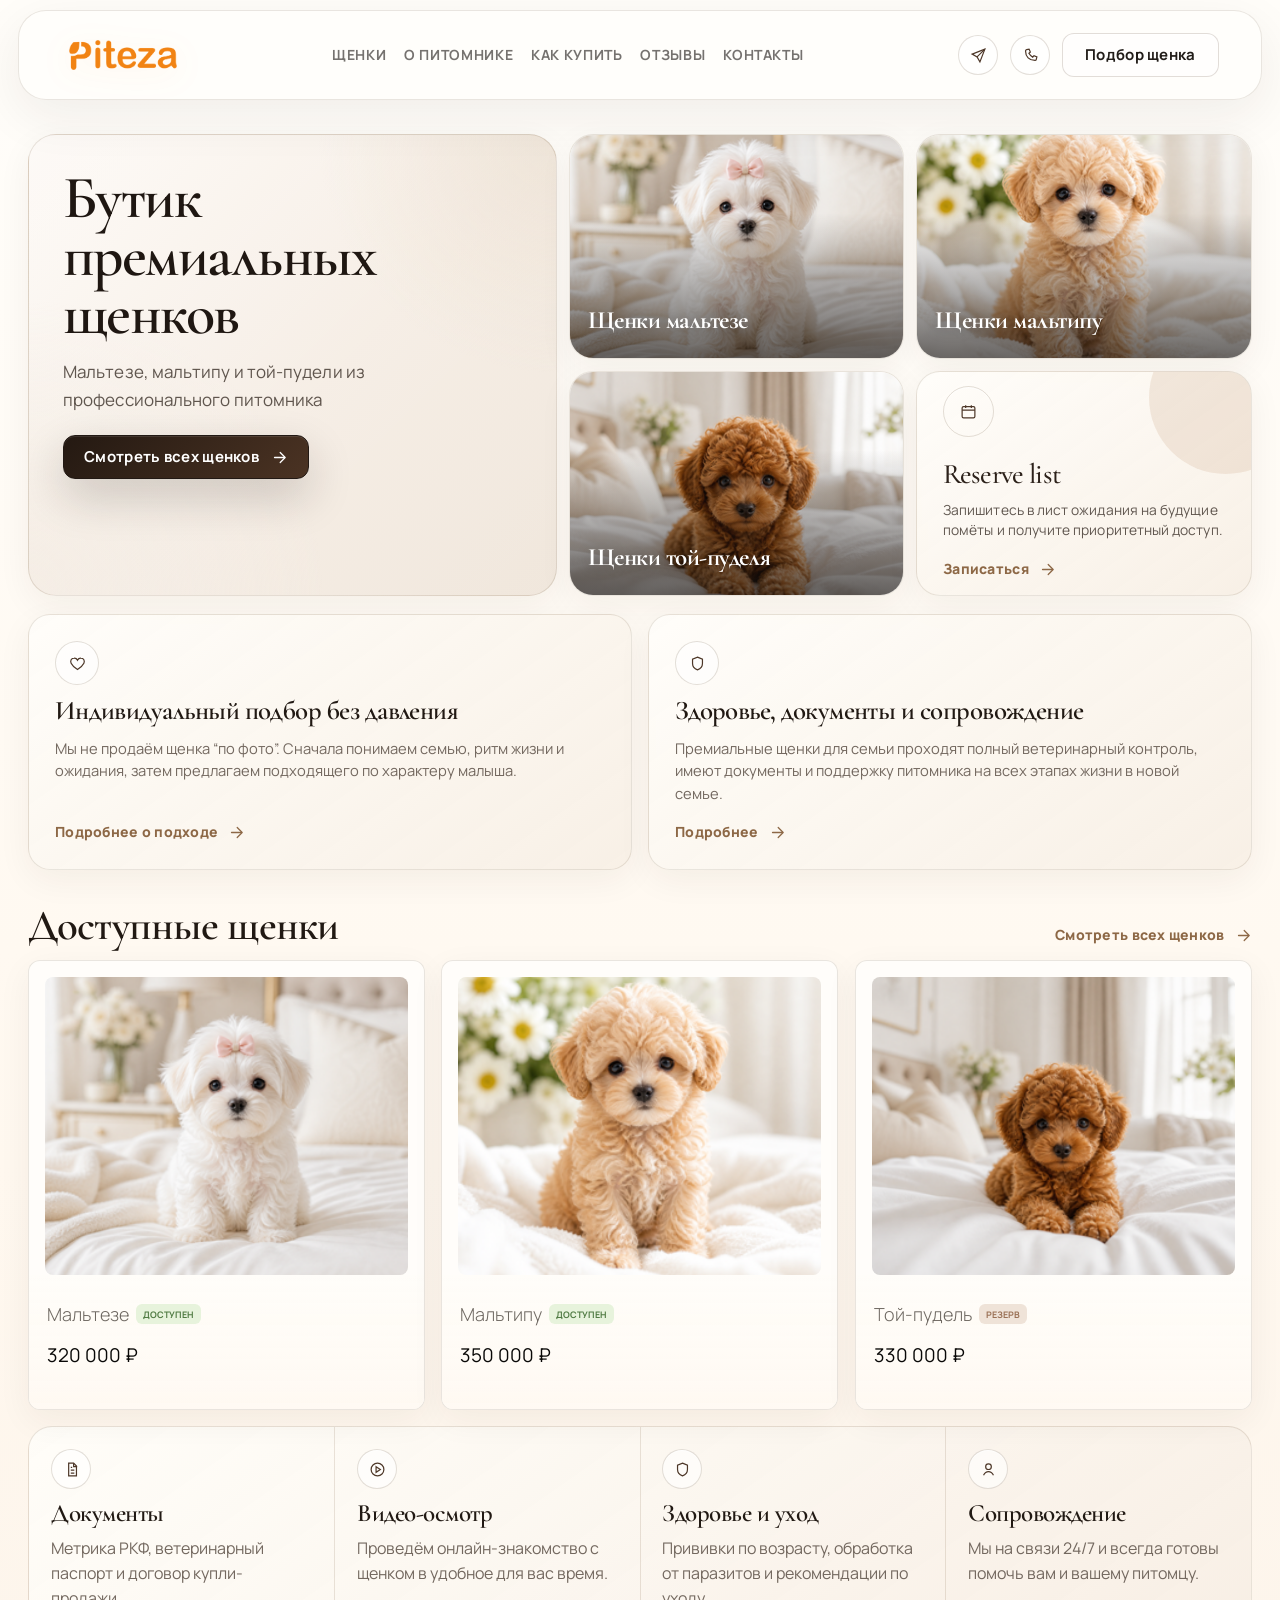
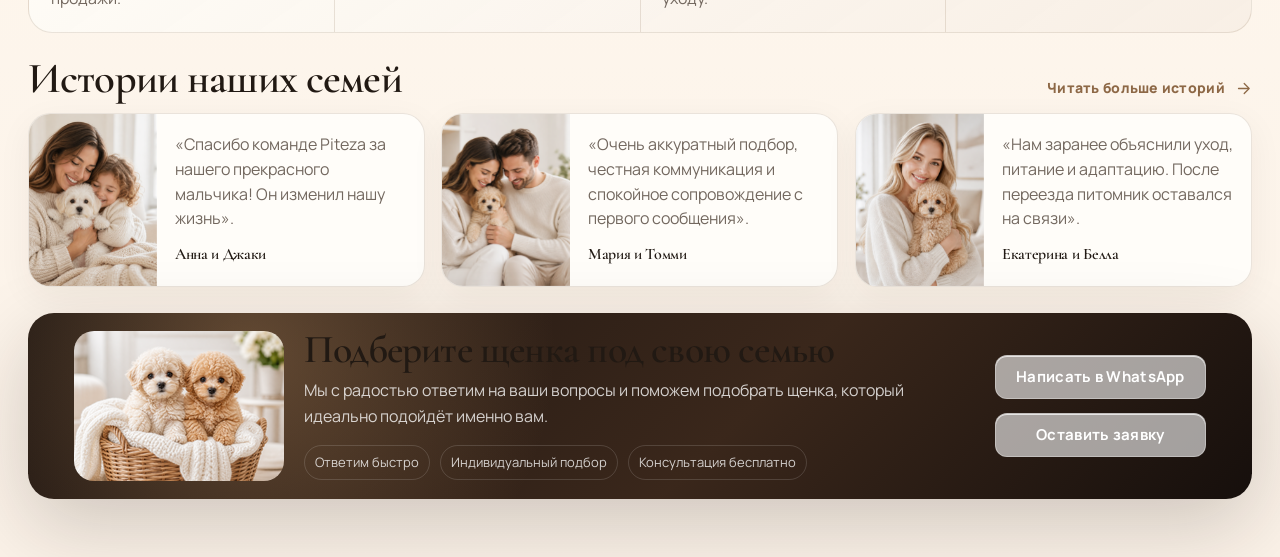
<file: index.html>
<!DOCTYPE html>

<html lang="ru">
<head>
<meta charset="utf-8"/>
<meta content="width=device-width, initial-scale=1.0" name="viewport"/>
<title>PITEZA — питомник мальтезе, мальтипу и той-пуделей</title>
<meta content="Питомник PITEZA: мальтезе, мальтипу и той-пудели с профессиональным подбором, документами, ветеринарным контролем и сопровождением." name="description"/>
<meta content="#fcfaf7" name="theme-color"/>
<meta content="website" property="og:type"/>
<meta content="PITEZA — питомник мальтезе, мальтипу и той-пуделей" property="og:title"/>
<meta content="Питомник PITEZA: мальтезе, мальтипу и той-пудели с профессиональным подбором, документами, ветеринарным контролем и сопровождением." property="og:description"/>
<meta content="assets/images/hero-main.png" property="og:image"/>
<link href="favicon.svg" rel="icon" type="image/svg+xml"/>
<link rel="preconnect" href="https://fonts.googleapis.com"/>
<link rel="preconnect" href="https://fonts.gstatic.com" crossorigin/>
<link href="https://fonts.googleapis.com/css2?family=Cormorant+Garamond:wght@500;600;700&family=Manrope:wght@400;500;600;700;800&display=swap" rel="stylesheet"/>
<link href="assets/css/styles.css" rel="stylesheet"/>
</head>
<body class="home-page">
<header class="header">
<div class="container header-inner">
<a class="logo brand-logo" href="index.html"><img src="assets/images/brand/piteza-logo-orange.png" alt="Piteza" decoding="async"/></a>
<nav class="nav"><a class="" href="puppies.html">Щенки</a><a class="" href="about.html">О питомнике</a><a class="" href="how-to-buy.html">Как купить</a><a class="" href="stories.html">Отзывы</a><a class="" href="contact.html">Контакты</a></nav>
<div class="header-actions">
<span aria-hidden="true" class="circle-btn"><svg class="icon" fill="none" stroke="currentColor" stroke-width="1.7" viewbox="0 0 24 24"><path d="M21 3 10 14"></path><path d="m21 3-7 18-4-7-7-4 18-7Z"></path></svg></span>
<span aria-hidden="true" class="circle-btn"><svg class="icon" fill="none" stroke="currentColor" stroke-width="1.7" viewbox="0 0 24 24"><path d="M6.5 3.8 10 3l1.8 4.1-2.1 1.8a15.7 15.7 0 0 0 5.4 5.4l1.8-2.1L21 14l-.8 3.5c-.2.9-1 1.5-1.9 1.5C10.2 19 5 13.8 5 5.7c0-.9.6-1.7 1.5-1.9Z"></path></svg></span>
<a class="cta-outline" href="contact.html">Подбор щенка</a>
</div>
</div>
</header>
<main class="page">
<section class="section container hero-grid home-hero">
<article class="hero-panel hero-main hero-main-clean">
<div class="panel-content">
<h1>Бутик премиальных щенков </h1>
<p>Мальтезе, мальтипу и той‑пудели из профессионального питомника </p>
<a class="cta-dark" href="puppies.html">Смотреть всех щенков <svg class="icon" fill="none" stroke="currentColor" stroke-linecap="round" stroke-linejoin="round" stroke-width="1.8" viewbox="0 0 24 24"><path d="M5 12h14"></path><path d="m13 5 7 7-7 7"></path></svg></a>
</div>
</article>
<a class="hero-panel hero-small top1" href="puppies.html?breed=maltese">
<img alt="Щенки мальтезе" class="cover-img" decoding="async" loading="lazy" src="assets/images/breed-top-white.png"/><div class="hero-copy-small"><h3>Щенки мальтезе</h3></div>
</a>
<a class="hero-panel hero-small top2" href="puppies.html?breed=maltipoo">
<img alt="Щенки мальтипу" class="cover-img" decoding="async" loading="lazy" src="assets/images/breed-top-cream.png"/><div class="hero-copy-small"><h3>Щенки мальтипу</h3></div>
</a>
<a class="hero-panel hero-small bottom1" href="puppies.html?breed=toy-poodle">
<img alt="Щенки той-пуделя" class="cover-img" decoding="async" loading="lazy" src="assets/images/breed-top-brown.png"/><div class="hero-copy-small"><h3>Щенки той-пуделя</h3></div>
</a>
<article class="reserve-card hero-panel">
<span class="circle-btn" style="background:transparent"><svg class="icon" fill="none" stroke="currentColor" stroke-width="1.7" viewbox="0 0 24 24"><rect height="16" rx="2" width="18" x="3" y="5"></rect><path d="M16 3v4M8 3v4M3 10h18"></path></svg></span>
<h3 style="font-family:Georgia,serif;font-size:42px;font-weight:400;margin:18px 0 12px;">Reserve list</h3>
<p class="lead" style="font-size:18px;margin-bottom:20px;">Запишитесь в лист ожидания на будущие помёты и получите приоритетный доступ.</p>
<a class="subtle-link" href="contact.html">Записаться <svg class="icon" fill="none" stroke="currentColor" stroke-linecap="round" stroke-linejoin="round" stroke-width="1.8" viewbox="0 0 24 24"><path d="M5 12h14"></path><path d="m13 5 7 7-7 7"></path></svg></a>
</article>
</section>
<section class="container">
<div class="feature-duo">
<article class="info-card">
<span class="circle-btn"><svg class="icon" fill="none" stroke="currentColor" stroke-width="1.7" viewbox="0 0 24 24"><path d="M12 20.5s-7-4.35-9-8.72C1.43 8.28 3.2 4.5 7.2 4.5A5.1 5.1 0 0 1 12 7.2a5.1 5.1 0 0 1 4.8-2.7c4 0 5.77 3.78 4.2 7.28-2 4.37-9 8.72-9 8.72Z"></path></svg></span>
<h3>Индивидуальный подбор без давления</h3>
<p>Мы не продаём щенка “по фото”. Сначала понимаем семью, ритм жизни и ожидания, затем предлагаем подходящего по характеру малыша.</p>
<a class="subtle-link" href="contact.html">Подробнее о подходе <svg class="icon" fill="none" stroke="currentColor" stroke-linecap="round" stroke-linejoin="round" stroke-width="1.8" viewbox="0 0 24 24"><path d="M5 12h14"></path><path d="m13 5 7 7-7 7"></path></svg></a>
</article>
<article class="info-card alt">
<span class="circle-btn"><svg class="icon" fill="none" stroke="currentColor" stroke-width="1.7" viewbox="0 0 24 24"><path d="M12 3l7 3v6c0 5-3.5 7.8-7 9-3.5-1.2-7-4-7-9V6l7-3Z"></path></svg></span>
<h3>Здоровье, документы и сопровождение</h3>
<p>Премиальные щенки для семьи проходят полный ветеринарный контроль, имеют документы и поддержку питомника на всех этапах жизни в новой семье.</p>
<a class="subtle-link" href="how-to-buy.html">Подробнее <svg class="icon" fill="none" stroke="currentColor" stroke-linecap="round" stroke-linejoin="round" stroke-width="1.8" viewbox="0 0 24 24"><path d="M5 12h14"></path><path d="m13 5 7 7-7 7"></path></svg></a>
</article>
</div>
</section>
<section class="container">
<div class="section-head"><h2>Доступные щенки</h2><a class="subtle-link" href="puppies.html">Смотреть всех щенков <svg class="icon" fill="none" stroke="currentColor" stroke-linecap="round" stroke-linejoin="round" stroke-width="1.8" viewbox="0 0 24 24"><path d="M5 12h14"></path><path d="m13 5 7 7-7 7"></path></svg></a></div>
<div class="puppy-grid-home">
<article class="catalog-card shop-card home-shop-card">
<a class="shop-card-link" href="puppy-single.html" aria-label="Открыть объявление: мальтезе, доступен">
<div class="shop-card-media"><img alt="Щенок мальтезе" decoding="async" loading="lazy" src="assets/images/catalog-white.png"/></div>
<div class="body"><h4>Мальтезе <span class="shop-card-availability shop-card-availability-free">Доступен</span></h4><div class="shop-price">320 000 ₽</div></div>
</a>
</article>
<article class="catalog-card shop-card home-shop-card">
<a class="shop-card-link" href="puppy-single.html" aria-label="Открыть объявление: мальтипу, доступен">
<div class="shop-card-media"><img alt="Щенок мальтипу" decoding="async" loading="lazy" src="assets/images/catalog-cream.png"/></div>
<div class="body"><h4>Мальтипу <span class="shop-card-availability shop-card-availability-free">Доступен</span></h4><div class="shop-price">350 000 ₽</div></div>
</a>
</article>
<article class="catalog-card shop-card home-shop-card">
<a class="shop-card-link" href="puppy-single.html" aria-label="Открыть объявление: той-пудель, резерв">
<div class="shop-card-media"><img alt="Щенок той-пуделя" decoding="async" loading="lazy" src="assets/images/catalog-brown.png"/></div>
<div class="body"><h4>Той-пудель <span class="shop-card-availability shop-card-availability-reserve">Резерв</span></h4><div class="shop-price">330 000 ₽</div></div>
</a>
</article>
</div>
<div class="benefit-strip">
<div class="benefit-item"><span class="circle-btn"><svg class="icon" fill="none" stroke="currentColor" stroke-width="1.7" viewbox="0 0 24 24"><path d="M8 3h7l4 4v14H8z"></path><path d="M15 3v5h5"></path><path d="M11 13h5M11 17h5M11 9h2"></path></svg></span><h4>Документы</h4><p>Метрика РКФ, ветеринарный паспорт и договор купли-продажи.</p></div>
<div class="benefit-item"><span class="circle-btn"><svg class="icon" fill="none" stroke="currentColor" stroke-width="1.7" viewbox="0 0 24 24"><circle cx="12" cy="12" r="9"></circle><path d="m10 8 6 4-6 4V8Z"></path></svg></span><h4>Видео-осмотр</h4><p>Проведём онлайн-знакомство с щенком в удобное для вас время.</p></div>
<div class="benefit-item"><span class="circle-btn"><svg class="icon" fill="none" stroke="currentColor" stroke-width="1.7" viewbox="0 0 24 24"><path d="M12 3l7 3v6c0 5-3.5 7.8-7 9-3.5-1.2-7-4-7-9V6l7-3Z"></path></svg></span><h4>Здоровье и уход</h4><p>Прививки по возрасту, обработка от паразитов и рекомендации по уходу.</p></div>
<div class="benefit-item"><span class="circle-btn"><svg class="icon" fill="none" stroke="currentColor" stroke-width="1.7" viewbox="0 0 24 24"><circle cx="12" cy="8" r="4"></circle><path d="M5 20c1.7-3.3 4-5 7-5s5.3 1.7 7 5"></path></svg></span><h4>Сопровождение</h4><p>Мы на связи 24/7 и всегда готовы помочь вам и вашему питомцу.</p></div>
</div>
</section>
<section class="container">
<div class="section-head"><h2>Истории наших семей</h2><a class="subtle-link" href="stories.html">Читать больше историй <svg class="icon" fill="none" stroke="currentColor" stroke-linecap="round" stroke-linejoin="round" stroke-width="1.8" viewbox="0 0 24 24"><path d="M5 12h14"></path><path d="m13 5 7 7-7 7"></path></svg></a></div>
<div class="stories-strip">
<article class="story-preview"><img alt="Анна и Джаки" decoding="async" loading="lazy" src="assets/images/family-child-white.png"/><div class="copy"><p>«Спасибо команде Piteza за нашего прекрасного мальчика! Он изменил нашу жизнь».</p><strong>Анна и Джаки</strong></div></article>
<article class="story-preview"><img alt="Мария и Томми" decoding="async" loading="lazy" src="assets/images/family-couple.png"/><div class="copy"><p>«Очень аккуратный подбор, честная коммуникация и спокойное сопровождение с первого сообщения».</p><strong>Мария и Томми</strong></div></article>
<article class="story-preview"><img alt="Екатерина и Белла" decoding="async" loading="lazy" src="assets/images/family-blonde-cream.png"/><div class="copy"><p>«Нам заранее объяснили уход, питание и адаптацию. После переезда питомник оставался на связи».</p><strong>Екатерина и Белла</strong></div></article>
</div>
</section>
<div class="container">
<section class="section footer-cta">
<div class="container footer-cta-inner">
<img alt="Щенок в корзине" decoding="async" loading="lazy" src="assets/images/reserve-basket.png"/>
<div>
<h3>Подберите щенка под свою семью</h3>
<p>Мы с радостью ответим на ваши вопросы и поможем подобрать щенка, который идеально подойдёт именно вам.</p>
<div class="inline-badges">
<span>Ответим быстро</span>
<span>Индивидуальный подбор</span>
<span>Консультация бесплатно</span>
</div>
</div>
<div class="actions">
<a class="cta-outline" href="contact.html">Написать в WhatsApp</a>
<a class="cta-outline" href="contact.html">Оставить заявку</a>
</div>
</div>
</section>
</div>
<div class="footer-space"></div>
</main>
<script src="assets/js/site.js"></script>
</body>
</html>
</file>
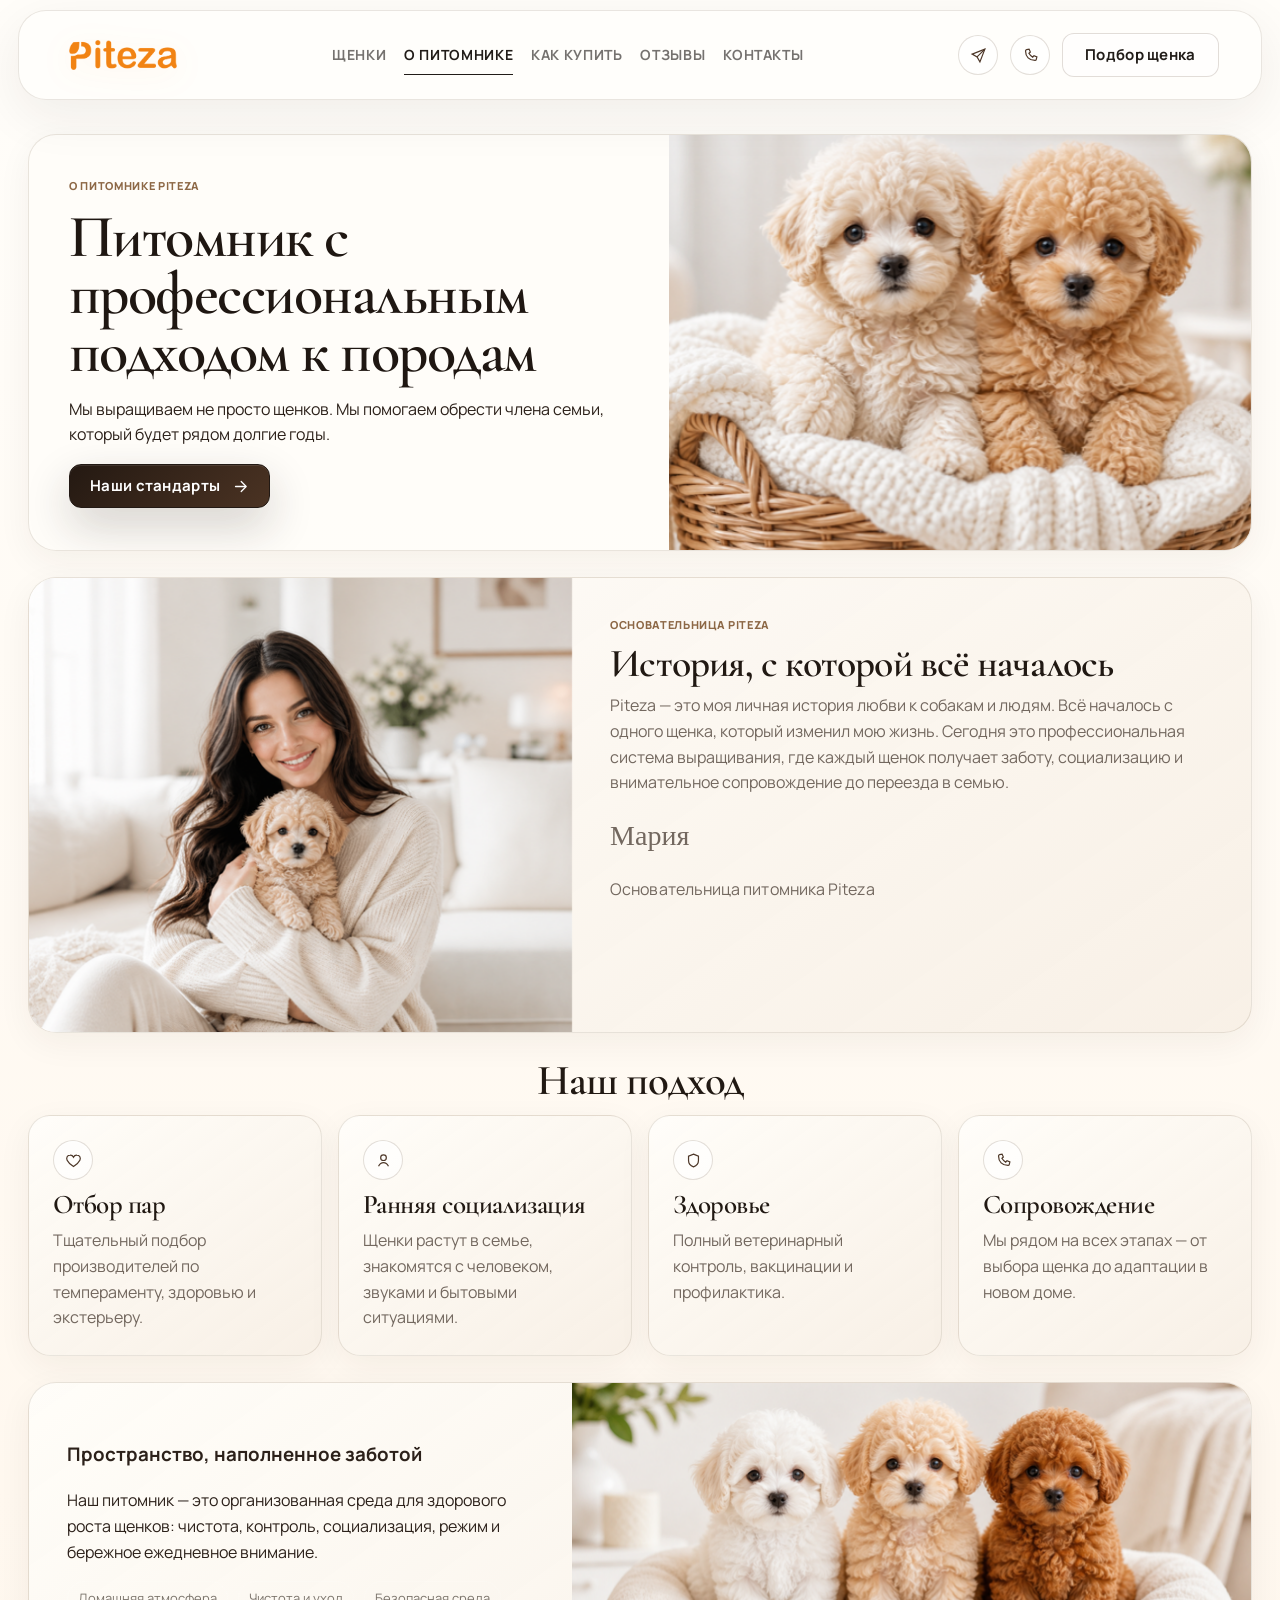
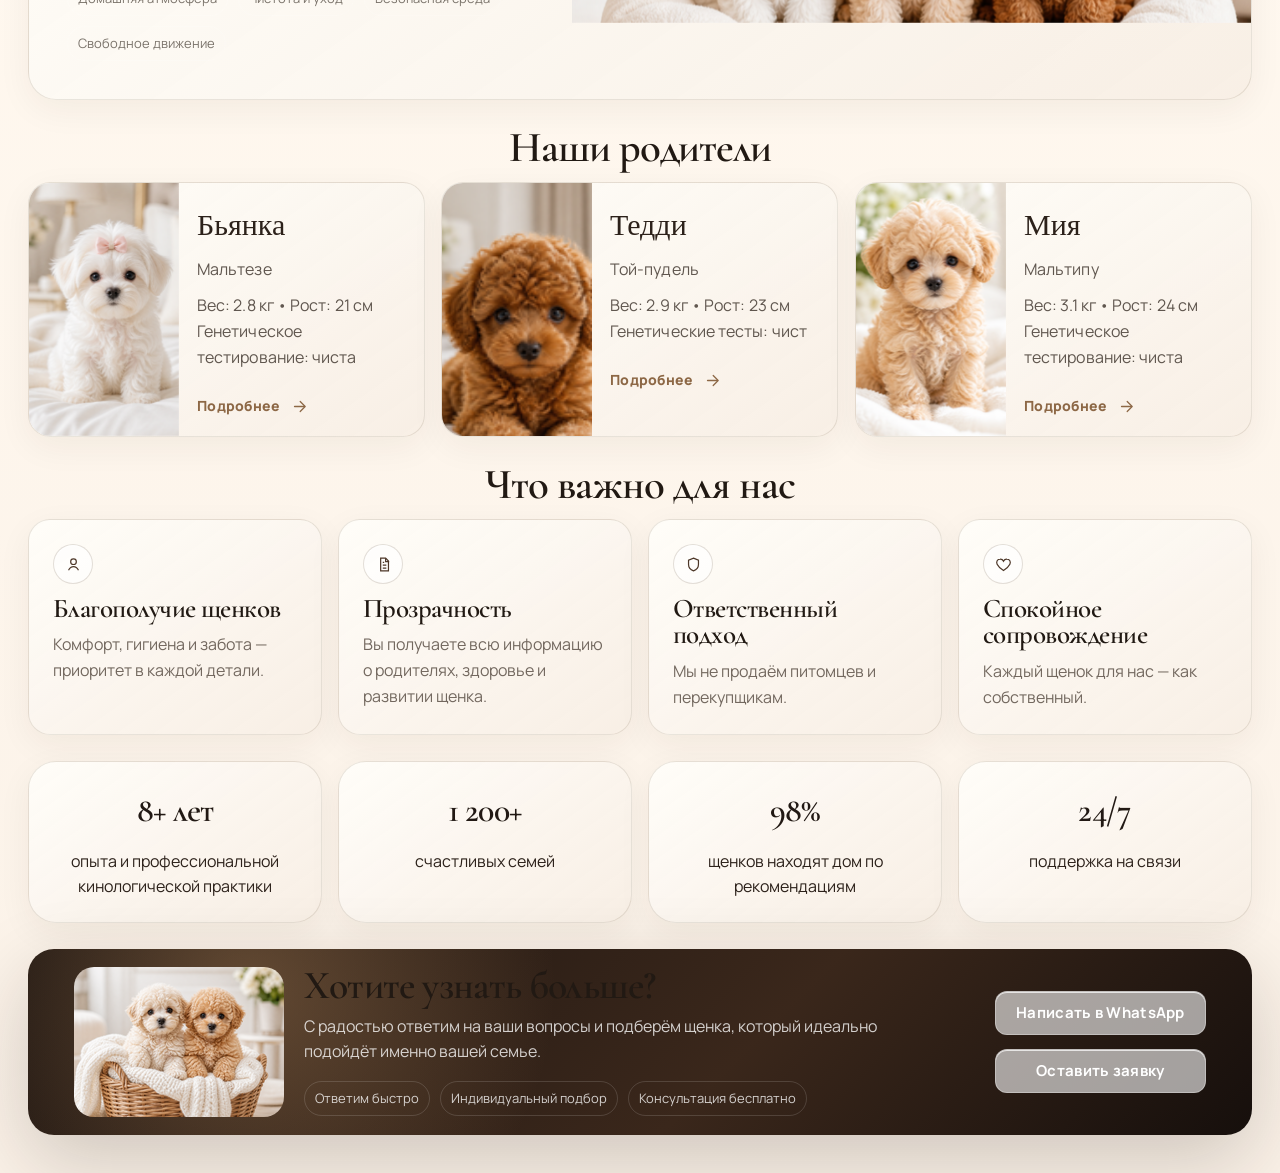
<file: about.html>
<!DOCTYPE html>

<html lang="ru">
<head>
<meta charset="utf-8"/>
<meta content="width=device-width, initial-scale=1.0" name="viewport"/>
<title>PITEZA — О питомнике</title>
<meta content="О питомнике PITEZA: философия, подход к разведению, здоровье, социализация и сопровождение семьи." name="description"/>
<meta content="#fcfaf7" name="theme-color"/>
<meta content="website" property="og:type"/>
<meta content="PITEZA — О питомнике" property="og:title"/>
<meta content="О питомнике PITEZA: философия, подход к разведению, здоровье, социализация и сопровождение семьи." property="og:description"/>
<meta content="assets/images/hero-main.png" property="og:image"/>
<link href="favicon.svg" rel="icon" type="image/svg+xml"/>
<link rel="preconnect" href="https://fonts.googleapis.com"/>
<link rel="preconnect" href="https://fonts.gstatic.com" crossorigin/>
<link href="https://fonts.googleapis.com/css2?family=Cormorant+Garamond:wght@500;600;700&family=Manrope:wght@400;500;600;700;800&display=swap" rel="stylesheet"/>
<link href="assets/css/styles.css" rel="stylesheet"/>
</head>
<body class="about-page">
<header class="header">
<div class="container header-inner">
<a class="logo brand-logo" href="index.html"><img src="assets/images/brand/piteza-logo-orange.png" alt="Piteza" decoding="async"/></a>
<nav class="nav"><a class="" href="puppies.html">Щенки</a><a class="active" href="about.html">О питомнике</a><a class="" href="how-to-buy.html">Как купить</a><a class="" href="stories.html">Отзывы</a><a class="" href="contact.html">Контакты</a></nav>
<div class="header-actions">
<span aria-hidden="true" class="circle-btn"><svg class="icon" fill="none" stroke="currentColor" stroke-width="1.7" viewbox="0 0 24 24"><path d="M21 3 10 14"></path><path d="m21 3-7 18-4-7-7-4 18-7Z"></path></svg></span>
<span aria-hidden="true" class="circle-btn"><svg class="icon" fill="none" stroke="currentColor" stroke-width="1.7" viewbox="0 0 24 24"><path d="M6.5 3.8 10 3l1.8 4.1-2.1 1.8a15.7 15.7 0 0 0 5.4 5.4l1.8-2.1L21 14l-.8 3.5c-.2.9-1 1.5-1.9 1.5C10.2 19 5 13.8 5 5.7c0-.9.6-1.7 1.5-1.9Z"></path></svg></span>
<a class="cta-outline" href="contact.html">Подбор щенка</a>
</div>
</div>
</header>
<main class="page">
<section class="container section hero-panel page-hero">
<div class="copy">
<div class="breadcrumbs"><span>О питомнике PITEZA</span></div>
<h1>Питомник с профессиональным подходом к породам</h1>
<p>Мы выращиваем не просто щенков. Мы помогаем обрести члена семьи, который будет рядом долгие годы.</p>
<a class="cta-dark" href="#standards">Наши стандарты <svg class="icon" fill="none" stroke="currentColor" stroke-linecap="round" stroke-linejoin="round" stroke-width="1.8" viewbox="0 0 24 24"><path d="M5 12h14"></path><path d="m13 5 7 7-7 7"></path></svg></a>
</div>
<img alt="Щенки в корзине" decoding="async" src="assets/images/about-basket.png"/>
</section>
<section class="container section split-banner">
<img alt="Основательница" decoding="async" loading="lazy" src="assets/images/about-founder.png"/>
<div class="copy">
<div class="breadcrumbs" style="margin:0 0 12px;">основательница piteza</div>
<h3>История, с которой всё началось</h3>
<p>Piteza — это моя личная история любви к собакам и людям. Всё началось с одного щенка, который изменил мою жизнь. Сегодня это профессиональная система выращивания, где каждый щенок получает заботу, социализацию и внимательное сопровождение до переезда в семью.</p>
<p style="font-family:Georgia,serif;font-size:28px;margin-top:16px;">Мария</p>
<p class="lead" style="font-size:16px;margin-top:8px;">Основательница питомника Piteza</p>
</div>
</section>
<section class="container section" id="standards">
<div class="section-head" style="justify-content:center"><h2>Наш подход</h2></div>
<div class="info-grid-4">
<div class="soft-card"><span class="circle-btn"><svg class="icon" fill="none" stroke="currentColor" stroke-width="1.7" viewbox="0 0 24 24"><path d="M12 20.5s-7-4.35-9-8.72C1.43 8.28 3.2 4.5 7.2 4.5A5.1 5.1 0 0 1 12 7.2a5.1 5.1 0 0 1 4.8-2.7c4 0 5.77 3.78 4.2 7.28-2 4.37-9 8.72-9 8.72Z"></path></svg></span><h4>Отбор пар</h4><p>Тщательный подбор производителей по темпераменту, здоровью и экстерьеру.</p></div>
<div class="soft-card"><span class="circle-btn"><svg class="icon" fill="none" stroke="currentColor" stroke-width="1.7" viewbox="0 0 24 24"><circle cx="12" cy="8" r="4"></circle><path d="M5 20c1.7-3.3 4-5 7-5s5.3 1.7 7 5"></path></svg></span><h4>Ранняя социализация</h4><p>Щенки растут в семье, знакомятся с человеком, звуками и бытовыми ситуациями.</p></div>
<div class="soft-card"><span class="circle-btn"><svg class="icon" fill="none" stroke="currentColor" stroke-width="1.7" viewbox="0 0 24 24"><path d="M12 3l7 3v6c0 5-3.5 7.8-7 9-3.5-1.2-7-4-7-9V6l7-3Z"></path></svg></span><h4>Здоровье</h4><p>Полный ветеринарный контроль, вакцинации и профилактика.</p></div>
<div class="soft-card"><span class="circle-btn"><svg class="icon" fill="none" stroke="currentColor" stroke-width="1.7" viewbox="0 0 24 24"><path d="M6.5 3.8 10 3l1.8 4.1-2.1 1.8a15.7 15.7 0 0 0 5.4 5.4l1.8-2.1L21 14l-.8 3.5c-.2.9-1 1.5-1.9 1.5C10.2 19 5 13.8 5 5.7c0-.9.6-1.7 1.5-1.9Z"></path></svg></span><h4>Сопровождение</h4><p>Мы рядом на всех этапах — от выбора щенка до адаптации в новом доме.</p></div>
</div>
</section>
<section class="container section duo-banner">
<div class="copy">
<h3>Пространство, наполненное заботой</h3>
<p>Наш питомник — это организованная среда для здорового роста щенков: чистота, контроль, социализация, режим и бережное ежедневное внимание.</p>
<div class="inline-badges" style="color:#7b746b"><span>Домашняя атмосфера</span><span>Чистота и уход</span><span>Безопасная среда</span><span>Свободное движение</span></div>
</div>
<img alt="Группа собак" decoding="async" loading="lazy" src="assets/images/about-group.png"/>
</section>
<section class="container section" id="parents">
<div class="section-head" style="justify-content:center"><h2>Наши родители</h2></div>
<div class="parent-row">
<article class="parent-card"><img decoding="async" loading="lazy" src="assets/images/puppy-white-c.png"/><div class="copy"><h4 style="font-family:Georgia,serif;font-size:30px;font-weight:400;margin:0 0 8px;">Бьянка</h4><p class="lead" style="font-size:16px;margin:0 0 10px;">Мальтезе</p><p class="lead" style="font-size:16px;">Вес: 2.8 кг • Рост: 21 см<br/>Генетическое тестирование: чиста</p><a class="subtle-link" href="puppy-single.html">Подробнее <svg class="icon" fill="none" stroke="currentColor" stroke-linecap="round" stroke-linejoin="round" stroke-width="1.8" viewbox="0 0 24 24"><path d="M5 12h14"></path><path d="m13 5 7 7-7 7"></path></svg></a></div></article>
<article class="parent-card"><img decoding="async" loading="lazy" src="assets/images/puppy-brown-b.png"/><div class="copy"><h4 style="font-family:Georgia,serif;font-size:30px;font-weight:400;margin:0 0 8px;">Тедди</h4><p class="lead" style="font-size:16px;margin:0 0 10px;">Той-пудель</p><p class="lead" style="font-size:16px;">Вес: 2.9 кг • Рост: 23 см<br/>Генетические тесты: чист</p><a class="subtle-link" href="puppy-single.html">Подробнее <svg class="icon" fill="none" stroke="currentColor" stroke-linecap="round" stroke-linejoin="round" stroke-width="1.8" viewbox="0 0 24 24"><path d="M5 12h14"></path><path d="m13 5 7 7-7 7"></path></svg></a></div></article>
<article class="parent-card"><img decoding="async" loading="lazy" src="assets/images/puppy-cream-c.png"/><div class="copy"><h4 style="font-family:Georgia,serif;font-size:30px;font-weight:400;margin:0 0 8px;">Мия</h4><p class="lead" style="font-size:16px;margin:0 0 10px;">Мальтипу</p><p class="lead" style="font-size:16px;">Вес: 3.1 кг • Рост: 24 см<br/>Генетическое тестирование: чиста</p><a class="subtle-link" href="puppy-single.html">Подробнее <svg class="icon" fill="none" stroke="currentColor" stroke-linecap="round" stroke-linejoin="round" stroke-width="1.8" viewbox="0 0 24 24"><path d="M5 12h14"></path><path d="m13 5 7 7-7 7"></path></svg></a></div></article>
</div>
</section>
<section class="container section">
<div class="section-head" style="justify-content:center"><h2>Что важно для нас</h2></div>
<div class="info-grid-4">
<div class="soft-card"><span class="circle-btn"><svg class="icon" fill="none" stroke="currentColor" stroke-width="1.7" viewbox="0 0 24 24"><circle cx="12" cy="8" r="4"></circle><path d="M5 20c1.7-3.3 4-5 7-5s5.3 1.7 7 5"></path></svg></span><h4>Благополучие щенков</h4><p>Комфорт, гигиена и забота — приоритет в каждой детали.</p></div>
<div class="soft-card"><span class="circle-btn"><svg class="icon" fill="none" stroke="currentColor" stroke-width="1.7" viewbox="0 0 24 24"><path d="M8 3h7l4 4v14H8z"></path><path d="M15 3v5h5"></path><path d="M11 13h5M11 17h5M11 9h2"></path></svg></span><h4>Прозрачность</h4><p>Вы получаете всю информацию о родителях, здоровье и развитии щенка.</p></div>
<div class="soft-card"><span class="circle-btn"><svg class="icon" fill="none" stroke="currentColor" stroke-width="1.7" viewbox="0 0 24 24"><path d="M12 3l7 3v6c0 5-3.5 7.8-7 9-3.5-1.2-7-4-7-9V6l7-3Z"></path></svg></span><h4>Ответственный подход</h4><p>Мы не продаём питомцев и перекупщикам.</p></div>
<div class="soft-card"><span class="circle-btn"><svg class="icon" fill="none" stroke="currentColor" stroke-width="1.7" viewbox="0 0 24 24"><path d="M12 20.5s-7-4.35-9-8.72C1.43 8.28 3.2 4.5 7.2 4.5A5.1 5.1 0 0 1 12 7.2a5.1 5.1 0 0 1 4.8-2.7c4 0 5.77 3.78 4.2 7.28-2 4.37-9 8.72-9 8.72Z"></path></svg></span><h4>Спокойное сопровождение</h4><p>Каждый щенок для нас — как собственный.</p></div>
</div>
</section>
<section class="container section kpi-grid">
<div class="kpi-card"><strong>8+ лет</strong><span>опыта и профессиональной кинологической практики</span></div>
<div class="kpi-card"><strong>1 200+</strong><span>счастливых семей</span></div>
<div class="kpi-card"><strong>98%</strong><span>щенков находят дом по рекомендациям</span></div>
<div class="kpi-card"><strong>24/7</strong><span>поддержка на связи</span></div>
</section>
<div class="container">
<section class="section footer-cta">
<div class="container footer-cta-inner">
<img alt="Щенок в корзине" decoding="async" loading="lazy" src="assets/images/reserve-basket.png"/>
<div>
<h3>Хотите узнать больше?</h3>
<p>С радостью ответим на ваши вопросы и подберём щенка, который идеально подойдёт именно вашей семье.</p>
<div class="inline-badges">
<span>Ответим быстро</span>
<span>Индивидуальный подбор</span>
<span>Консультация бесплатно</span>
</div>
</div>
<div class="actions">
<a class="cta-outline" href="contact.html">Написать в WhatsApp</a>
<a class="cta-outline" href="contact.html">Оставить заявку</a>
</div>
</div>
</section>
</div>
</main>
<script src="assets/js/site.js"></script>
</body>
</html>
</file>
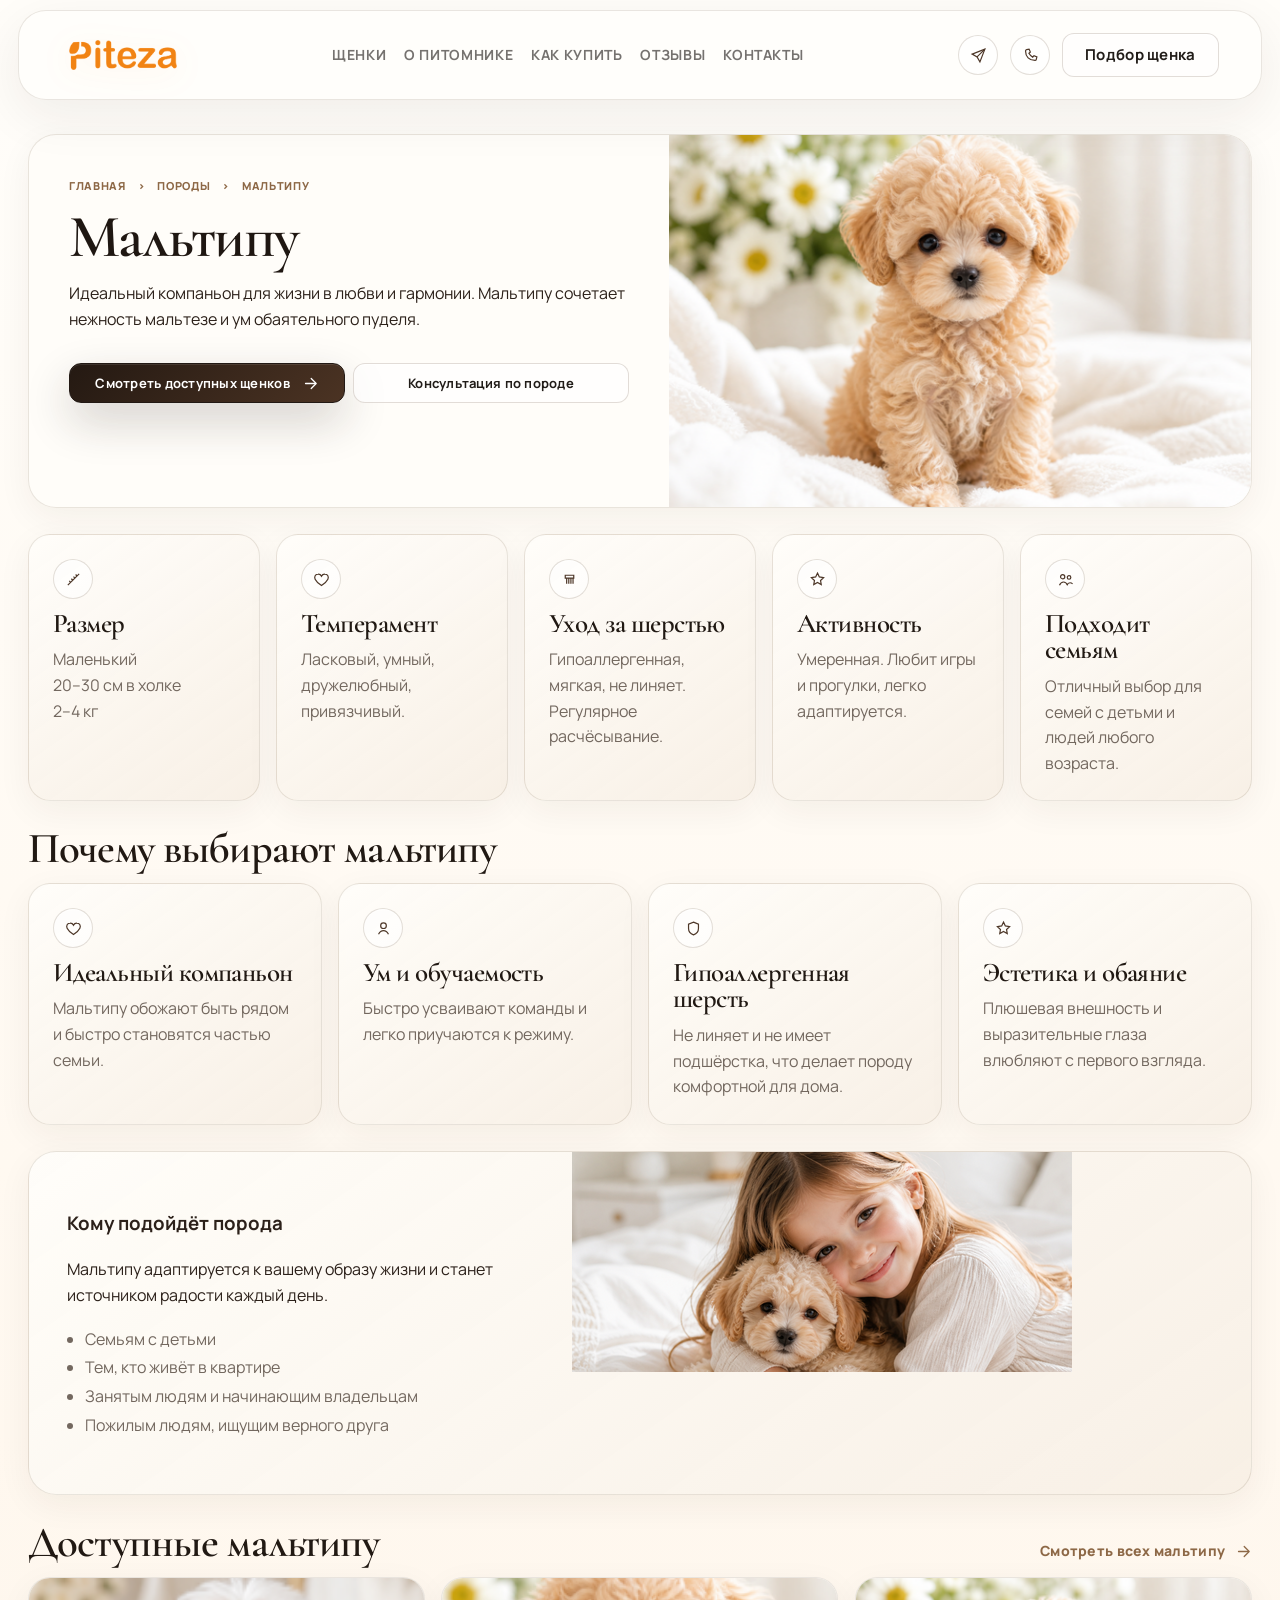
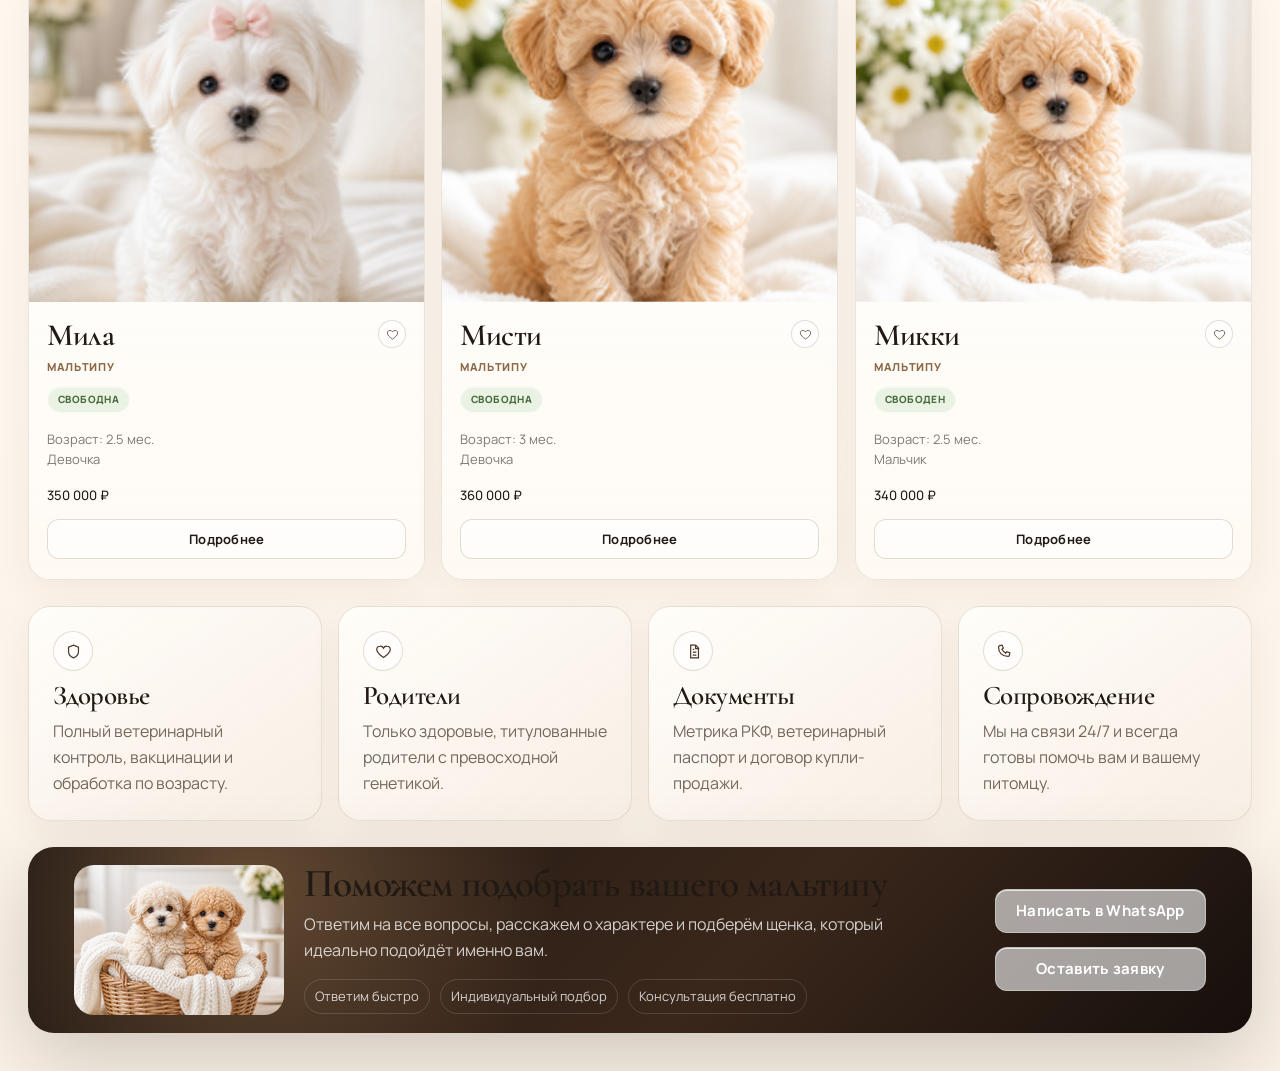
<file: breed-maltipoo.html>
<!DOCTYPE html>

<html lang="ru">
<head>
<meta charset="utf-8"/>
<meta content="width=device-width, initial-scale=1.0" name="viewport"/>
<title>PITEZA — Мальтипу</title>
<meta content="Порода мальтипу в питомнике PITEZA: особенности, характер, уход и доступные щенки." name="description"/>
<meta content="#fcfaf7" name="theme-color"/>
<meta content="website" property="og:type"/>
<meta content="PITEZA — Мальтипу" property="og:title"/>
<meta content="Порода мальтипу в питомнике PITEZA: особенности, характер, уход и доступные щенки." property="og:description"/>
<meta content="assets/images/hero-main.png" property="og:image"/>
<link href="favicon.svg" rel="icon" type="image/svg+xml"/>
<link rel="preconnect" href="https://fonts.googleapis.com"/>
<link rel="preconnect" href="https://fonts.gstatic.com" crossorigin/>
<link href="https://fonts.googleapis.com/css2?family=Cormorant+Garamond:wght@500;600;700&family=Manrope:wght@400;500;600;700;800&display=swap" rel="stylesheet"/>
<link href="assets/css/styles.css" rel="stylesheet"/>
</head>
<body class="breed-page">
<header class="header">
<div class="container header-inner">
<a class="logo brand-logo" href="index.html"><img src="assets/images/brand/piteza-logo-orange.png" alt="Piteza" decoding="async"/></a>
<nav class="nav"><a class="" href="puppies.html">Щенки</a><a class="" href="about.html">О питомнике</a><a class="" href="how-to-buy.html">Как купить</a><a class="" href="stories.html">Отзывы</a><a class="" href="contact.html">Контакты</a></nav>
<div class="header-actions">
<span aria-hidden="true" class="circle-btn"><svg class="icon" fill="none" stroke="currentColor" stroke-width="1.7" viewbox="0 0 24 24"><path d="M21 3 10 14"></path><path d="m21 3-7 18-4-7-7-4 18-7Z"></path></svg></span>
<span aria-hidden="true" class="circle-btn"><svg class="icon" fill="none" stroke="currentColor" stroke-width="1.7" viewbox="0 0 24 24"><path d="M6.5 3.8 10 3l1.8 4.1-2.1 1.8a15.7 15.7 0 0 0 5.4 5.4l1.8-2.1L21 14l-.8 3.5c-.2.9-1 1.5-1.9 1.5C10.2 19 5 13.8 5 5.7c0-.9.6-1.7 1.5-1.9Z"></path></svg></span>
<a class="cta-outline" href="contact.html">Подбор щенка</a>
</div>
</div>
</header>
<main class="page">
<section class="container section hero-panel page-hero breed-hero">
<div class="copy">
<div class="breadcrumbs"><span>Главная</span><span>›</span><span>Породы</span><span>›</span><span>Мальтипу</span></div>
<h1>Мальтипу</h1>
<p>Идеальный компаньон для жизни в любви и гармонии. Мальтипу сочетает нежность мальтезе и ум обаятельного пуделя.</p>
<div class="card-actions"><a class="cta-dark" href="puppies.html">Смотреть доступных щенков <svg class="icon" fill="none" stroke="currentColor" stroke-linecap="round" stroke-linejoin="round" stroke-width="1.8" viewbox="0 0 24 24"><path d="M5 12h14"></path><path d="m13 5 7 7-7 7"></path></svg></a><a class="cta-outline" href="contact.html">Консультация по породе</a></div>
</div>
<img alt="Мальтипу" decoding="async" src="assets/images/breed-hero.png"/>
</section>
<section class="container section feature-row-5">
<div class="mini-stat"><span class="circle-btn"><svg class="icon" fill="none" stroke="currentColor" stroke-width="1.7" viewbox="0 0 24 24"><path d="M4 20 20 4"></path><path d="M8 16 6 14M11 13 9 11M14 10l-2-2M17 7l-2-2"></path></svg></span><h4>Размер</h4><p>Маленький<br/>20–30 см в холке<br/>2–4 кг</p></div>
<div class="mini-stat"><span class="circle-btn"><svg class="icon" fill="none" stroke="currentColor" stroke-width="1.7" viewbox="0 0 24 24"><path d="M12 20.5s-7-4.35-9-8.72C1.43 8.28 3.2 4.5 7.2 4.5A5.1 5.1 0 0 1 12 7.2a5.1 5.1 0 0 1 4.8-2.7c4 0 5.77 3.78 4.2 7.28-2 4.37-9 8.72-9 8.72Z"></path></svg></span><h4>Темперамент</h4><p>Ласковый, умный, дружелюбный, привязчивый.</p></div>
<div class="mini-stat"><span class="circle-btn"><svg class="icon" fill="none" stroke="currentColor" stroke-width="1.7" viewbox="0 0 24 24"><path d="M6 6h12v4H6z"></path><path d="M8 10v8M11 10v8M14 10v8M17 10v8"></path></svg></span><h4>Уход за шерстью</h4><p>Гипоаллергенная, мягкая, не линяет. Регулярное расчёсывание.</p></div>
<div class="mini-stat"><span class="circle-btn"><svg class="icon" fill="none" stroke="currentColor" stroke-width="1.7" viewbox="0 0 24 24"><path d="m12 3 2.6 5.4 6 .9-4.3 4.1 1 5.8-5.3-2.9-5.3 2.9 1-5.8L3.4 9.3l6-.9L12 3Z"></path></svg></span><h4>Активность</h4><p>Умеренная. Любит игры и прогулки, легко адаптируется.</p></div>
<div class="mini-stat"><span class="circle-btn"><svg class="icon" fill="none" stroke="currentColor" stroke-width="1.7" viewbox="0 0 24 24"><circle cx="8" cy="8" r="3"></circle><circle cx="17" cy="9" r="2.5"></circle><path d="M3.5 20c1.3-3 3.2-4.5 5.7-4.5S13.6 17 15 20"></path><path d="M14.2 20c.7-2.2 2.1-3.4 4.2-3.4 1.3 0 2.5.5 3.6 1.5"></path></svg></span><h4>Подходит семьям</h4><p>Отличный выбор для семей с детьми и людей любого возраста.</p></div>
</section>
<section class="container section">
<div class="section-head"><h2>Почему выбирают мальтипу</h2></div>
<div class="info-grid-4">
<div class="soft-card"><span class="circle-btn"><svg class="icon" fill="none" stroke="currentColor" stroke-width="1.7" viewbox="0 0 24 24"><path d="M12 20.5s-7-4.35-9-8.72C1.43 8.28 3.2 4.5 7.2 4.5A5.1 5.1 0 0 1 12 7.2a5.1 5.1 0 0 1 4.8-2.7c4 0 5.77 3.78 4.2 7.28-2 4.37-9 8.72-9 8.72Z"></path></svg></span><h4>Идеальный компаньон</h4><p>Мальтипу обожают быть рядом и быстро становятся частью семьи.</p></div>
<div class="soft-card"><span class="circle-btn"><svg class="icon" fill="none" stroke="currentColor" stroke-width="1.7" viewbox="0 0 24 24"><circle cx="12" cy="8" r="4"></circle><path d="M5 20c1.7-3.3 4-5 7-5s5.3 1.7 7 5"></path></svg></span><h4>Ум и обучаемость</h4><p>Быстро усваивают команды и легко приучаются к режиму.</p></div>
<div class="soft-card"><span class="circle-btn"><svg class="icon" fill="none" stroke="currentColor" stroke-width="1.7" viewbox="0 0 24 24"><path d="M12 3l7 3v6c0 5-3.5 7.8-7 9-3.5-1.2-7-4-7-9V6l7-3Z"></path></svg></span><h4>Гипоаллергенная шерсть</h4><p>Не линяет и не имеет подшёрстка, что делает породу комфортной для дома.</p></div>
<div class="soft-card"><span class="circle-btn"><svg class="icon" fill="none" stroke="currentColor" stroke-width="1.7" viewbox="0 0 24 24"><path d="m12 3 2.6 5.4 6 .9-4.3 4.1 1 5.8-5.3-2.9-5.3 2.9 1-5.8L3.4 9.3l6-.9L12 3Z"></path></svg></span><h4>Эстетика и обаяние</h4><p>Плюшевая внешность и выразительные глаза влюбляют с первого взгляда.</p></div>
</div>
</section>
<section class="container section duo-banner">
<div class="copy">
<h3>Кому подойдёт порода</h3>
<p>Мальтипу адаптируется к вашему образу жизни и станет источником радости каждый день.</p>
<ul>
<li>Семьям с детьми</li>
<li>Тем, кто живёт в квартире</li>
<li>Занятым людям и начинающим владельцам</li>
<li>Пожилым людям, ищущим верного друга</li>
</ul>
</div>
<img alt="Девочка с щенком" decoding="async" loading="lazy" src="assets/images/breed-girl.png"/>
</section>
<section class="container section">
<div class="section-head"><h2>Доступные мальтипу</h2><a class="subtle-link" href="puppies.html">Смотреть всех мальтипу <svg class="icon" fill="none" stroke="currentColor" stroke-linecap="round" stroke-linejoin="round" stroke-width="1.8" viewbox="0 0 24 24"><path d="M5 12h14"></path><path d="m13 5 7 7-7 7"></path></svg></a></div>
<div class="puppy-grid-home">
<article class="product-card"><div class="product-row"><img decoding="async" loading="lazy" src="assets/images/puppy-white-b.png"/><div class="product-info"><div class="card-topline"><div><h3 class="card-title">Мила</h3><div class="card-breed">Мальтипу</div></div><span class="circle-btn" style="width:38px;height:38px;"><svg class="icon" fill="none" stroke="currentColor" stroke-width="1.7" viewbox="0 0 24 24"><path d="M12 20.5s-7-4.35-9-8.72C1.43 8.28 3.2 4.5 7.2 4.5A5.1 5.1 0 0 1 12 7.2a5.1 5.1 0 0 1 4.8-2.7c4 0 5.77 3.78 4.2 7.28-2 4.37-9 8.72-9 8.72Z"></path></svg></span></div><div style="margin-top:10px"><span class="tag free">Свободна</span></div><div class="meta">Возраст: 2.5 мес.<br/>Девочка</div><div class="meta"><strong>350 000 ₽</strong></div><div class="card-actions"><a class="cta-outline" href="puppy-single.html">Подробнее</a></div></div></div></article>
<article class="product-card"><div class="product-row"><img decoding="async" loading="lazy" src="assets/images/puppy-cream-b.png"/><div class="product-info"><div class="card-topline"><div><h3 class="card-title">Мисти</h3><div class="card-breed">Мальтипу</div></div><span class="circle-btn" style="width:38px;height:38px;"><svg class="icon" fill="none" stroke="currentColor" stroke-width="1.7" viewbox="0 0 24 24"><path d="M12 20.5s-7-4.35-9-8.72C1.43 8.28 3.2 4.5 7.2 4.5A5.1 5.1 0 0 1 12 7.2a5.1 5.1 0 0 1 4.8-2.7c4 0 5.77 3.78 4.2 7.28-2 4.37-9 8.72-9 8.72Z"></path></svg></span></div><div style="margin-top:10px"><span class="tag free">Свободна</span></div><div class="meta">Возраст: 3 мес.<br/>Девочка</div><div class="meta"><strong>360 000 ₽</strong></div><div class="card-actions"><a class="cta-outline" href="puppy-single.html">Подробнее</a></div></div></div></article>
<article class="product-card"><div class="product-row"><img decoding="async" loading="lazy" src="assets/images/puppy-cream-c.png"/><div class="product-info"><div class="card-topline"><div><h3 class="card-title">Микки</h3><div class="card-breed">Мальтипу</div></div><span class="circle-btn" style="width:38px;height:38px;"><svg class="icon" fill="none" stroke="currentColor" stroke-width="1.7" viewbox="0 0 24 24"><path d="M12 20.5s-7-4.35-9-8.72C1.43 8.28 3.2 4.5 7.2 4.5A5.1 5.1 0 0 1 12 7.2a5.1 5.1 0 0 1 4.8-2.7c4 0 5.77 3.78 4.2 7.28-2 4.37-9 8.72-9 8.72Z"></path></svg></span></div><div style="margin-top:10px"><span class="tag free">Свободен</span></div><div class="meta">Возраст: 2.5 мес.<br/>Мальчик</div><div class="meta"><strong>340 000 ₽</strong></div><div class="card-actions"><a class="cta-outline" href="puppy-single.html">Подробнее</a></div></div></div></article>
</div>
</section>
<section class="container section info-grid-4">
<div class="soft-card"><span class="circle-btn"><svg class="icon" fill="none" stroke="currentColor" stroke-width="1.7" viewbox="0 0 24 24"><path d="M12 3l7 3v6c0 5-3.5 7.8-7 9-3.5-1.2-7-4-7-9V6l7-3Z"></path></svg></span><h4>Здоровье</h4><p>Полный ветеринарный контроль, вакцинации и обработка по возрасту.</p></div>
<div class="soft-card"><span class="circle-btn"><svg class="icon" fill="none" stroke="currentColor" stroke-width="1.7" viewbox="0 0 24 24"><path d="M12 20.5s-7-4.35-9-8.72C1.43 8.28 3.2 4.5 7.2 4.5A5.1 5.1 0 0 1 12 7.2a5.1 5.1 0 0 1 4.8-2.7c4 0 5.77 3.78 4.2 7.28-2 4.37-9 8.72-9 8.72Z"></path></svg></span><h4>Родители</h4><p>Только здоровые, титулованные родители с превосходной генетикой.</p></div>
<div class="soft-card"><span class="circle-btn"><svg class="icon" fill="none" stroke="currentColor" stroke-width="1.7" viewbox="0 0 24 24"><path d="M8 3h7l4 4v14H8z"></path><path d="M15 3v5h5"></path><path d="M11 13h5M11 17h5M11 9h2"></path></svg></span><h4>Документы</h4><p>Метрика РКФ, ветеринарный паспорт и договор купли-продажи.</p></div>
<div class="soft-card"><span class="circle-btn"><svg class="icon" fill="none" stroke="currentColor" stroke-width="1.7" viewbox="0 0 24 24"><path d="M6.5 3.8 10 3l1.8 4.1-2.1 1.8a15.7 15.7 0 0 0 5.4 5.4l1.8-2.1L21 14l-.8 3.5c-.2.9-1 1.5-1.9 1.5C10.2 19 5 13.8 5 5.7c0-.9.6-1.7 1.5-1.9Z"></path></svg></span><h4>Сопровождение</h4><p>Мы на связи 24/7 и всегда готовы помочь вам и вашему питомцу.</p></div>
</section>
<div class="container">
<section class="section footer-cta">
<div class="container footer-cta-inner">
<img alt="Щенок в корзине" decoding="async" loading="lazy" src="assets/images/reserve-basket.png"/>
<div>
<h3>Поможем подобрать вашего мальтипу</h3>
<p>Ответим на все вопросы, расскажем о характере и подберём щенка, который идеально подойдёт именно вам.</p>
<div class="inline-badges">
<span>Ответим быстро</span>
<span>Индивидуальный подбор</span>
<span>Консультация бесплатно</span>
</div>
</div>
<div class="actions">
<a class="cta-outline" href="contact.html">Написать в WhatsApp</a>
<a class="cta-outline" href="contact.html">Оставить заявку</a>
</div>
</div>
</section>
</div>
</main>
<script src="assets/js/site.js"></script>
</body>
</html>
</file>
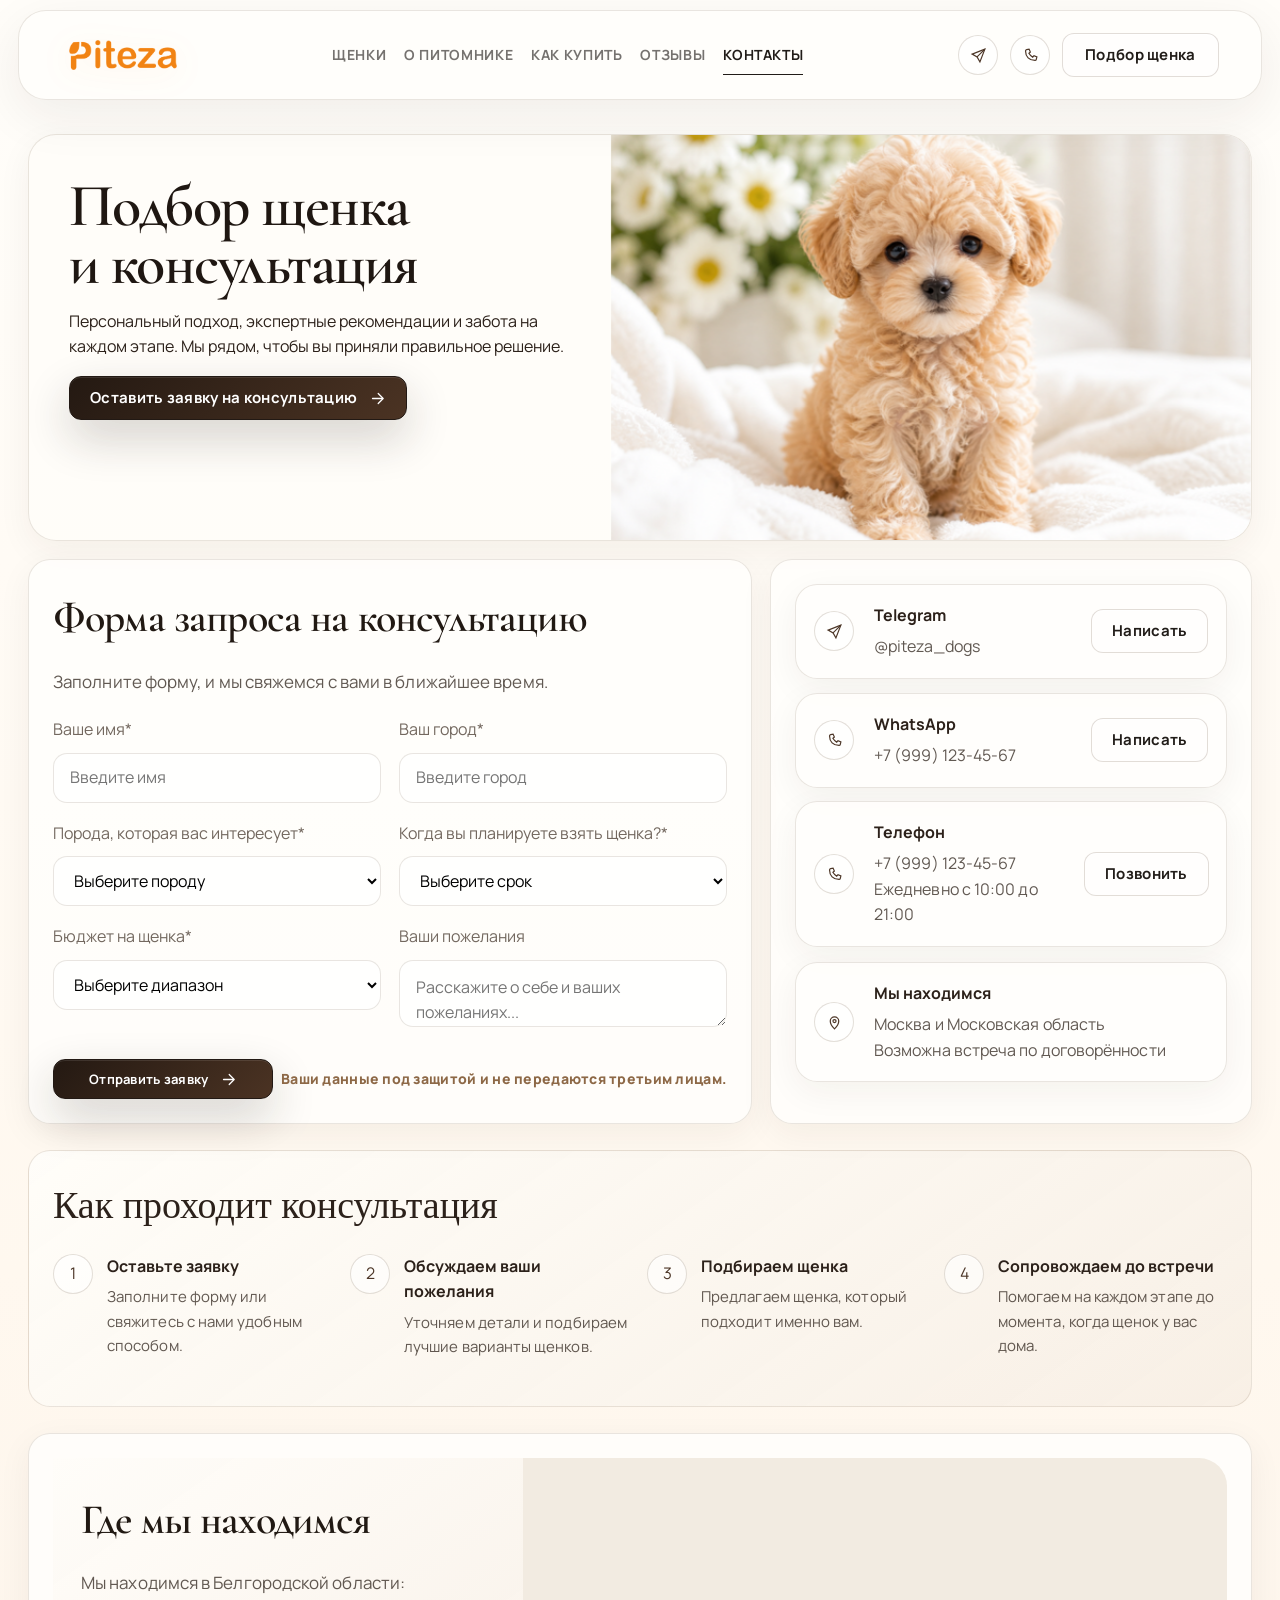
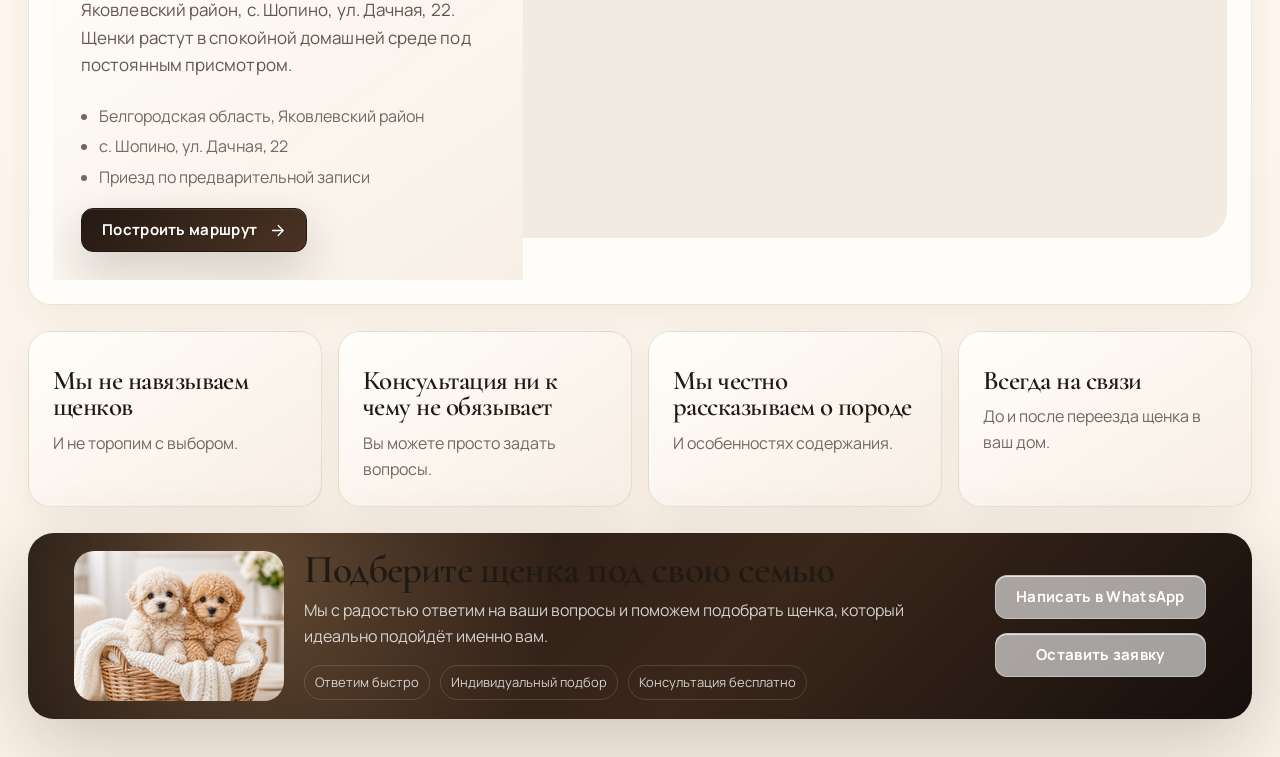
<file: contact.html>
<!DOCTYPE html>

<html lang="ru">
<head>
<meta charset="utf-8"/>
<meta content="width=device-width, initial-scale=1.0" name="viewport"/>
<title>PITEZA — Консультация по выбору щенка</title>
<meta content="Консультация по выбору щенка в PITEZA: форма заявки, контакты и схема взаимодействия." name="description"/>
<meta content="#fcfaf7" name="theme-color"/>
<meta content="website" property="og:type"/>
<meta content="PITEZA — Консультация по выбору щенка" property="og:title"/>
<meta content="Консультация по выбору щенка в PITEZA: форма заявки, контакты и схема взаимодействия." property="og:description"/>
<meta content="assets/images/hero-main.png" property="og:image"/>
<link href="favicon.svg" rel="icon" type="image/svg+xml"/>
<link rel="preconnect" href="https://fonts.googleapis.com"/>
<link rel="preconnect" href="https://fonts.gstatic.com" crossorigin/>
<link href="https://fonts.googleapis.com/css2?family=Cormorant+Garamond:wght@500;600;700&family=Manrope:wght@400;500;600;700;800&display=swap" rel="stylesheet"/>
<link href="assets/css/styles.css" rel="stylesheet"/>
</head>
<body class="contact-page">
<header class="header">
<div class="container header-inner">
<a class="logo brand-logo" href="index.html"><img src="assets/images/brand/piteza-logo-orange.png" alt="Piteza" decoding="async"/></a>
<nav class="nav"><a class="" href="puppies.html">Щенки</a><a class="" href="about.html">О питомнике</a><a class="" href="how-to-buy.html">Как купить</a><a class="" href="stories.html">Отзывы</a><a class="active" href="contact.html">Контакты</a></nav>
<div class="header-actions">
<span aria-hidden="true" class="circle-btn"><svg class="icon" fill="none" stroke="currentColor" stroke-width="1.7" viewbox="0 0 24 24"><path d="M21 3 10 14"></path><path d="m21 3-7 18-4-7-7-4 18-7Z"></path></svg></span>
<span aria-hidden="true" class="circle-btn"><svg class="icon" fill="none" stroke="currentColor" stroke-width="1.7" viewbox="0 0 24 24"><path d="M6.5 3.8 10 3l1.8 4.1-2.1 1.8a15.7 15.7 0 0 0 5.4 5.4l1.8-2.1L21 14l-.8 3.5c-.2.9-1 1.5-1.9 1.5C10.2 19 5 13.8 5 5.7c0-.9.6-1.7 1.5-1.9Z"></path></svg></span>
<a class="cta-outline" href="contact.html">Подбор щенка</a>
</div>
</div>
</header>
<main class="page">
<section class="container section hero-panel consult-hero">
<div class="consult-hero-copy">
<h1>Подбор щенка<br/>и консультация</h1>
<p>Персональный подход, экспертные рекомендации и забота на каждом этапе. Мы рядом, чтобы вы приняли правильное решение.</p>
<a class="cta-dark" href="#form">Оставить заявку на консультацию <svg class="icon" fill="none" stroke="currentColor" stroke-linecap="round" stroke-linejoin="round" stroke-width="1.8" viewbox="0 0 24 24"><path d="M5 12h14"></path><path d="m13 5 7 7-7 7"></path></svg></a>
</div>
<img alt="Подбор щенка" decoding="async" src="assets/images/consult-hero.png"/>
</section>
<section class="container consult-layout" id="form">
<section class="form-panel">
<h3>Форма запроса на консультацию</h3>
<p class="lead" style="font-size:17px">Заполните форму, и мы свяжемся с вами в ближайшее время.</p>
<div class="form-grid">
<div class="field"><label>Ваше имя*</label><input placeholder="Введите имя"/></div>
<div class="field"><label>Ваш город*</label><input placeholder="Введите город"/></div>
<div class="field"><label>Порода, которая вас интересует*</label><select><option>Выберите породу</option><option>Мальтезе</option><option>Мальтипу</option><option>Той-пудель</option></select></div>
<div class="field"><label>Когда вы планируете взять щенка?*</label><select><option>Выберите срок</option><option>В течение месяца</option><option>В течение 3 месяцев</option><option>Пока присматриваюсь</option></select></div>
<div class="field"><label>Бюджет на щенка*</label><select><option>Выберите диапазон</option><option>до 300 000 ₽</option><option>300 000–400 000 ₽</option><option>от 400 000 ₽</option></select></div>
<div class="field"><label>Ваши пожелания</label><textarea placeholder="Расскажите о себе и ваших пожеланиях..."></textarea></div>
</div>
<div class="card-actions" style="margin-top:18px"><a class="cta-dark" href="#">Отправить заявку <svg class="icon" fill="none" stroke="currentColor" stroke-linecap="round" stroke-linejoin="round" stroke-width="1.8" viewbox="0 0 24 24"><path d="M5 12h14"></path><path d="m13 5 7 7-7 7"></path></svg></a><span class="subtle-link">Ваши данные под защитой и не передаются третьим лицам.</span></div>
</section>
<aside class="contact-stack">
<article class="contact-card"><span class="circle-btn"><svg class="icon" fill="none" stroke="currentColor" stroke-width="1.7" viewbox="0 0 24 24"><path d="M21 3 10 14"></path><path d="m21 3-7 18-4-7-7-4 18-7Z"></path></svg></span><div><strong>Telegram</strong><div class="lead" style="font-size:16px;margin:5px 0 0;">@piteza_dogs</div></div><a class="cta-outline" href="#">Написать</a></article>
<article class="contact-card"><span class="circle-btn"><svg class="icon" fill="none" stroke="currentColor" stroke-width="1.7" viewbox="0 0 24 24"><path d="M6.5 3.8 10 3l1.8 4.1-2.1 1.8a15.7 15.7 0 0 0 5.4 5.4l1.8-2.1L21 14l-.8 3.5c-.2.9-1 1.5-1.9 1.5C10.2 19 5 13.8 5 5.7c0-.9.6-1.7 1.5-1.9Z"></path></svg></span><div><strong>WhatsApp</strong><div class="lead" style="font-size:16px;margin:5px 0 0;">+7 (999) 123-45-67</div></div><a class="cta-outline" href="#">Написать</a></article>
<article class="contact-card"><span class="circle-btn"><svg class="icon" fill="none" stroke="currentColor" stroke-width="1.7" viewbox="0 0 24 24"><path d="M6.5 3.8 10 3l1.8 4.1-2.1 1.8a15.7 15.7 0 0 0 5.4 5.4l1.8-2.1L21 14l-.8 3.5c-.2.9-1 1.5-1.9 1.5C10.2 19 5 13.8 5 5.7c0-.9.6-1.7 1.5-1.9Z"></path></svg></span><div><strong>Телефон</strong><div class="lead" style="font-size:16px;margin:5px 0 0;">+7 (999) 123-45-67<br/>Ежедневно с 10:00 до 21:00</div></div><a class="cta-outline" href="#">Позвонить</a></article>
<article class="contact-card"><span class="circle-btn"><svg class="icon" fill="none" stroke="currentColor" stroke-width="1.7" viewbox="0 0 24 24"><path d="M12 21s6-5.5 6-11a6 6 0 1 0-12 0c0 5.5 6 11 6 11Z"></path><circle cx="12" cy="10" r="2.2"></circle></svg></span><div><strong>Мы находимся</strong><div class="lead" style="font-size:16px;margin:5px 0 0;">Москва и Московская область<br/>Возможна встреча по договорённости</div></div></article>
</aside>
</section>
<section class="container timeline-mini section">
<h3 style="font-family:Georgia,serif;font-size:38px;font-weight:400;margin:0 0 18px;">Как проходит консультация</h3>
<div class="timeline-track">
<div class="timeline-point"><span class="circle-btn">1</span><div><strong>Оставьте заявку</strong><div class="lead" style="font-size:15px;margin-top:6px;">Заполните форму или свяжитесь с нами удобным способом.</div></div></div>
<div class="timeline-point"><span class="circle-btn">2</span><div><strong>Обсуждаем ваши пожелания</strong><div class="lead" style="font-size:15px;margin-top:6px;">Уточняем детали и подбираем лучшие варианты щенков.</div></div></div>
<div class="timeline-point"><span class="circle-btn">3</span><div><strong>Подбираем щенка</strong><div class="lead" style="font-size:15px;margin-top:6px;">Предлагаем щенка, который подходит именно вам.</div></div></div>
<div class="timeline-point"><span class="circle-btn">4</span><div><strong>Сопровождаем до встречи</strong><div class="lead" style="font-size:15px;margin-top:6px;">Помогаем на каждом этапе до момента, когда щенок у вас дома.</div></div></div>
</div>
</section>
<section class="container section map-panel">
<div class="map-grid">
<div class="map-side"><h3>Где мы находимся</h3><p class="lead">Мы находимся в Белгородской области: Яковлевский район, с. Шопино, ул. Дачная, 22. Щенки растут в спокойной домашней среде под постоянным присмотром.</p><ul style="color:var(--muted);line-height:1.9;padding-left:18px;"><li>Белгородская область, Яковлевский район</li><li>с. Шопино, ул. Дачная, 22</li><li>Приезд по предварительной записи</li></ul><a class="cta-dark" href="https://yandex.ru/maps/?mode=routes&amp;rtext=~%D0%91%D0%B5%D0%BB%D0%B3%D0%BE%D1%80%D0%BE%D0%B4%D1%81%D0%BA%D0%B0%D1%8F%20%D0%BE%D0%B1%D0%BB%D0%B0%D1%81%D1%82%D1%8C%2C%20%D0%AF%D0%BA%D0%BE%D0%B2%D0%BB%D0%B5%D0%B2%D1%81%D0%BA%D0%B8%D0%B9%20%D1%80%D0%B0%D0%B9%D0%BE%D0%BD%2C%20%D1%81.%20%D0%A8%D0%BE%D0%BF%D0%B8%D0%BD%D0%BE%2C%20%D1%83%D0%BB.%20%D0%94%D0%B0%D1%87%D0%BD%D0%B0%D1%8F%2022&amp;rtt=auto" target="_blank" rel="noopener">Построить маршрут <svg class="icon" fill="none" stroke="currentColor" stroke-linecap="round" stroke-linejoin="round" stroke-width="1.8" viewbox="0 0 24 24"><path d="M5 12h14"></path><path d="m13 5 7 7-7 7"></path></svg></a></div>
<iframe class="map-embed" title="Piteza на карте: с. Шопино, ул. Дачная 22" src="https://yandex.ru/map-widget/v1/?mode=search&amp;text=%D0%91%D0%B5%D0%BB%D0%B3%D0%BE%D1%80%D0%BE%D0%B4%D1%81%D0%BA%D0%B0%D1%8F%20%D0%BE%D0%B1%D0%BB%D0%B0%D1%81%D1%82%D1%8C%2C%20%D0%AF%D0%BA%D0%BE%D0%B2%D0%BB%D0%B5%D0%B2%D1%81%D0%BA%D0%B8%D0%B9%20%D1%80%D0%B0%D0%B9%D0%BE%D0%BD%2C%20%D1%81.%20%D0%A8%D0%BE%D0%BF%D0%B8%D0%BD%D0%BE%2C%20%D1%83%D0%BB.%20%D0%94%D0%B0%D1%87%D0%BD%D0%B0%D1%8F%2022&amp;z=15" loading="lazy" referrerpolicy="no-referrer-when-downgrade"></iframe>
</div>
</section>
<section class="container section info-grid-4">
<div class="soft-card"><h4>Мы не навязываем щенков</h4><p>И не торопим с выбором.</p></div>
<div class="soft-card"><h4>Консультация ни к чему не обязывает</h4><p>Вы можете просто задать вопросы.</p></div>
<div class="soft-card"><h4>Мы честно рассказываем о породе</h4><p>И особенностях содержания.</p></div>
<div class="soft-card"><h4>Всегда на связи</h4><p>До и после переезда щенка в ваш дом.</p></div>
</section>
<div class="container">
<section class="section footer-cta">
<div class="container footer-cta-inner">
<img alt="Щенок в корзине" decoding="async" loading="lazy" src="assets/images/reserve-basket.png"/>
<div>
<h3>Подберите щенка под свою семью</h3>
<p>Мы с радостью ответим на ваши вопросы и поможем подобрать щенка, который идеально подойдёт именно вам.</p>
<div class="inline-badges">
<span>Ответим быстро</span>
<span>Индивидуальный подбор</span>
<span>Консультация бесплатно</span>
</div>
</div>
<div class="actions">
<a class="cta-outline" href="contact.html">Написать в WhatsApp</a>
<a class="cta-outline" href="contact.html">Оставить заявку</a>
</div>
</div>
</section>
</div>
</main>
<script src="assets/js/site.js"></script>
</body>
</html>
</file>
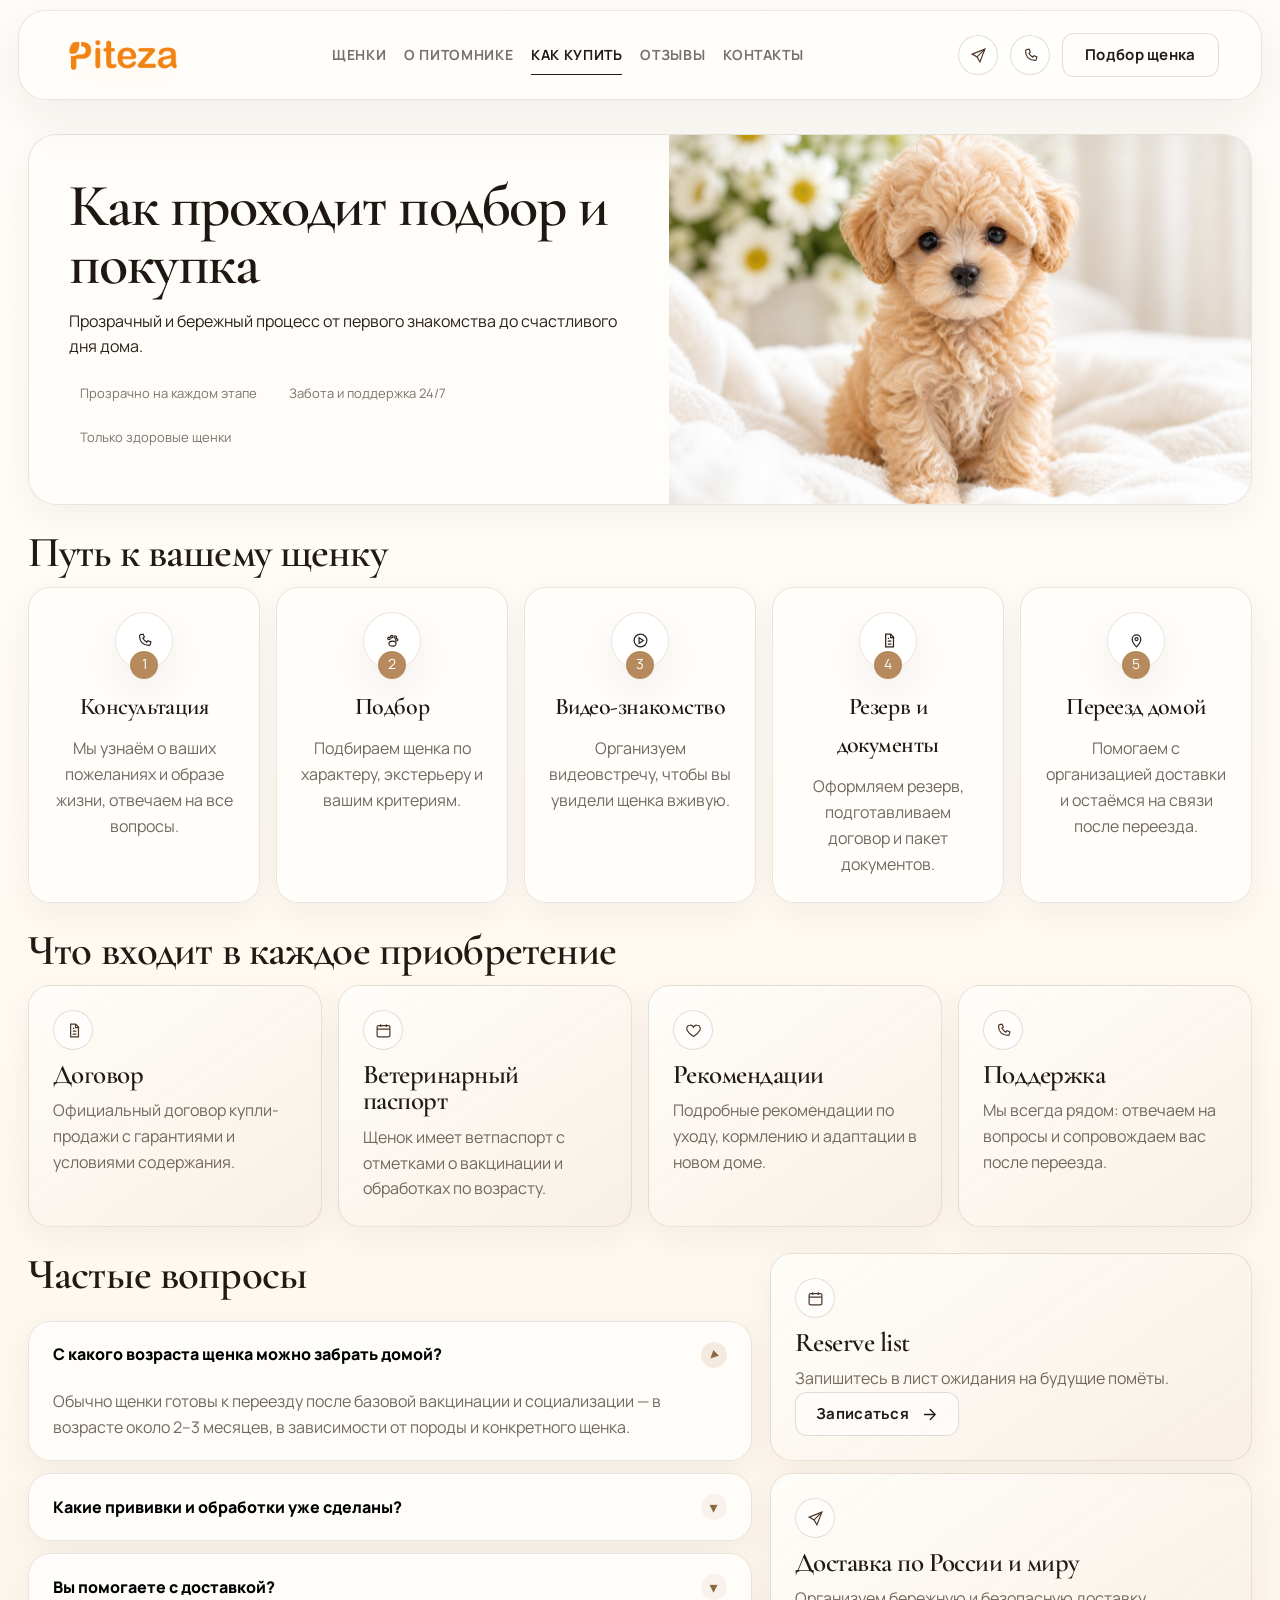
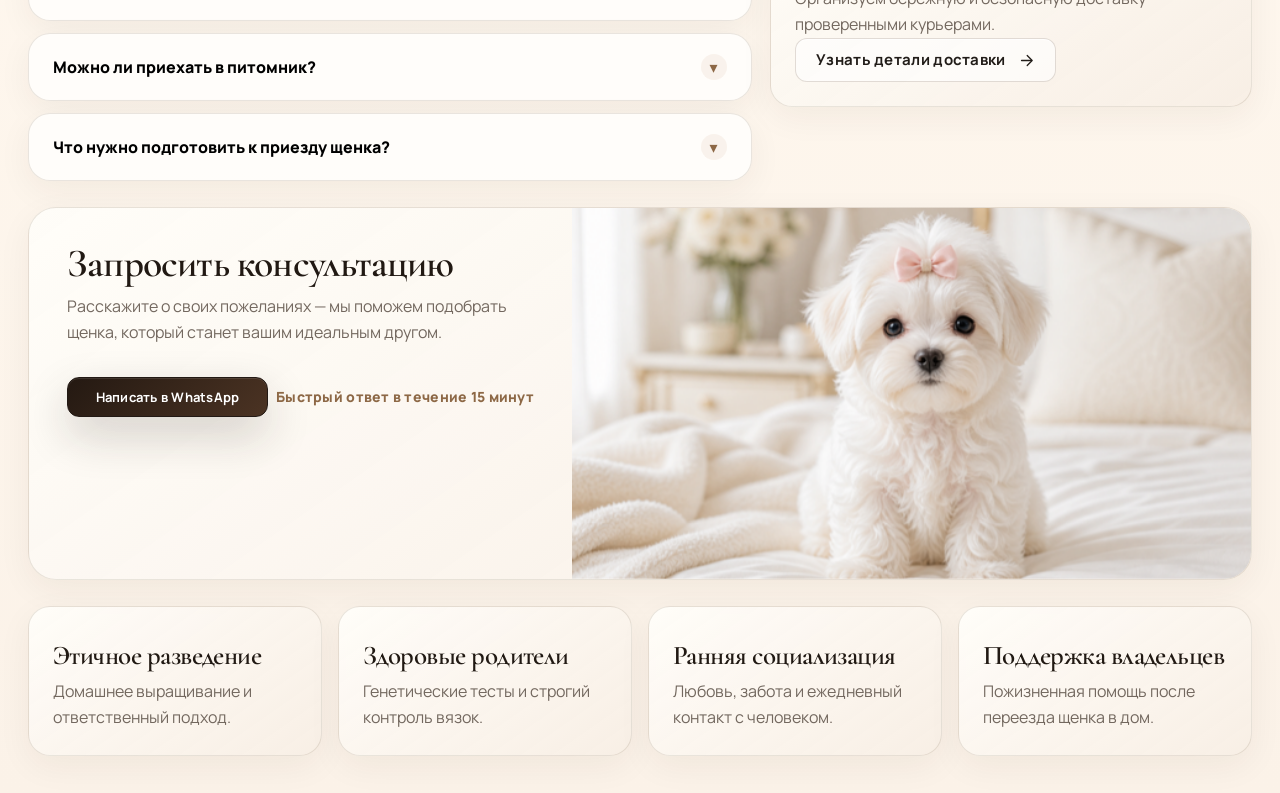
<file: how-to-buy.html>
<!DOCTYPE html>

<html lang="ru">
<head>
<meta charset="utf-8"/>
<meta content="width=device-width, initial-scale=1.0" name="viewport"/>
<title>PITEZA — Как купить</title>
<meta content="Как проходит подбор и покупка в PITEZA: этапы выбора, резерв, документы, доставка и ответы на частые вопросы." name="description"/>
<meta content="#fcfaf7" name="theme-color"/>
<meta content="website" property="og:type"/>
<meta content="PITEZA — Как купить" property="og:title"/>
<meta content="Как проходит подбор и покупка в PITEZA: этапы выбора, резерв, документы, доставка и ответы на частые вопросы." property="og:description"/>
<meta content="assets/images/hero-main.png" property="og:image"/>
<link href="favicon.svg" rel="icon" type="image/svg+xml"/>
<link rel="preconnect" href="https://fonts.googleapis.com"/>
<link rel="preconnect" href="https://fonts.gstatic.com" crossorigin/>
<link href="https://fonts.googleapis.com/css2?family=Cormorant+Garamond:wght@500;600;700&family=Manrope:wght@400;500;600;700;800&display=swap" rel="stylesheet"/>
<link href="assets/css/styles.css" rel="stylesheet"/>
</head>
<body class="buy-page">
<header class="header">
<div class="container header-inner">
<a class="logo brand-logo" href="index.html"><img src="assets/images/brand/piteza-logo-orange.png" alt="Piteza" decoding="async"/></a>
<nav class="nav"><a class="" href="puppies.html">Щенки</a><a class="" href="about.html">О питомнике</a><a class="active" href="how-to-buy.html">Как купить</a><a class="" href="stories.html">Отзывы</a><a class="" href="contact.html">Контакты</a></nav>
<div class="header-actions">
<span aria-hidden="true" class="circle-btn"><svg class="icon" fill="none" stroke="currentColor" stroke-width="1.7" viewbox="0 0 24 24"><path d="M21 3 10 14"></path><path d="m21 3-7 18-4-7-7-4 18-7Z"></path></svg></span>
<span aria-hidden="true" class="circle-btn"><svg class="icon" fill="none" stroke="currentColor" stroke-width="1.7" viewbox="0 0 24 24"><path d="M6.5 3.8 10 3l1.8 4.1-2.1 1.8a15.7 15.7 0 0 0 5.4 5.4l1.8-2.1L21 14l-.8 3.5c-.2.9-1 1.5-1.9 1.5C10.2 19 5 13.8 5 5.7c0-.9.6-1.7 1.5-1.9Z"></path></svg></span>
<a class="cta-outline" href="contact.html">Подбор щенка</a>
</div>
</div>
</header>
<main class="page">
<section class="container section hero-panel page-hero">
<div class="copy">
<h1>Как проходит подбор и покупка</h1>
<p>Прозрачный и бережный процесс от первого знакомства до счастливого дня дома.</p>
<div class="inline-badges" style="color:#7b746b"><span>Прозрачно на каждом этапе</span><span>Забота и поддержка 24/7</span><span>Только здоровые щенки</span></div>
</div>
<img alt="Как проходит подбор и покупка" decoding="async" src="assets/images/buy-hero.png"/>
</section>
<section class="container section">
<div class="section-head"><h2>Путь к вашему щенку</h2></div>
<div class="steps-grid">
<div class="step-card"><div class="step-icon"><svg class="icon" fill="none" stroke="currentColor" stroke-width="1.7" viewbox="0 0 24 24"><path d="M6.5 3.8 10 3l1.8 4.1-2.1 1.8a15.7 15.7 0 0 0 5.4 5.4l1.8-2.1L21 14l-.8 3.5c-.2.9-1 1.5-1.9 1.5C10.2 19 5 13.8 5 5.7c0-.9.6-1.7 1.5-1.9Z"></path></svg><span class="step-number">1</span></div><h4>Консультация</h4><p>Мы узнаём о ваших пожеланиях и образе жизни, отвечаем на все вопросы.</p></div>
<div class="step-card"><div class="step-icon"><svg class="icon" fill="none" stroke="currentColor" stroke-width="1.7" viewbox="0 0 24 24"><path d="M12 13c2.5 0 5 1.2 5 3.3S14.4 20 12 20s-5-1.5-5-3.7S9.5 13 12 13Z"></path><circle cx="7" cy="9" r="1.7"></circle><circle cx="11" cy="6.5" r="1.7"></circle><circle cx="16" cy="7" r="1.7"></circle><circle cx="18" cy="11" r="1.7"></circle></svg><span class="step-number">2</span></div><h4>Подбор</h4><p>Подбираем щенка по характеру, экстерьеру и вашим критериям.</p></div>
<div class="step-card"><div class="step-icon"><svg class="icon" fill="none" stroke="currentColor" stroke-width="1.7" viewbox="0 0 24 24"><circle cx="12" cy="12" r="9"></circle><path d="m10 8 6 4-6 4V8Z"></path></svg><span class="step-number">3</span></div><h4>Видео-знакомство</h4><p>Организуем видеовстречу, чтобы вы увидели щенка вживую.</p></div>
<div class="step-card"><div class="step-icon"><svg class="icon" fill="none" stroke="currentColor" stroke-width="1.7" viewbox="0 0 24 24"><path d="M8 3h7l4 4v14H8z"></path><path d="M15 3v5h5"></path><path d="M11 13h5M11 17h5M11 9h2"></path></svg><span class="step-number">4</span></div><h4>Резерв и документы</h4><p>Оформляем резерв, подготавливаем договор и пакет документов.</p></div>
<div class="step-card"><div class="step-icon"><svg class="icon" fill="none" stroke="currentColor" stroke-width="1.7" viewbox="0 0 24 24"><path d="M12 21s6-5.5 6-11a6 6 0 1 0-12 0c0 5.5 6 11 6 11Z"></path><circle cx="12" cy="10" r="2.2"></circle></svg><span class="step-number">5</span></div><h4>Переезд домой</h4><p>Помогаем с организацией доставки и остаёмся на связи после переезда.</p></div>
</div>
</section>
<section class="container section">
<div class="section-head"><h2>Что входит в каждое приобретение</h2></div>
<div class="info-grid-4">
<div class="soft-card"><span class="circle-btn"><svg class="icon" fill="none" stroke="currentColor" stroke-width="1.7" viewbox="0 0 24 24"><path d="M8 3h7l4 4v14H8z"></path><path d="M15 3v5h5"></path><path d="M11 13h5M11 17h5M11 9h2"></path></svg></span><h4>Договор</h4><p>Официальный договор купли-продажи с гарантиями и условиями содержания.</p></div>
<div class="soft-card"><span class="circle-btn"><svg class="icon" fill="none" stroke="currentColor" stroke-width="1.7" viewbox="0 0 24 24"><rect height="16" rx="2" width="18" x="3" y="5"></rect><path d="M16 3v4M8 3v4M3 10h18"></path></svg></span><h4>Ветеринарный паспорт</h4><p>Щенок имеет ветпаспорт с отметками о вакцинации и обработках по возрасту.</p></div>
<div class="soft-card"><span class="circle-btn"><svg class="icon" fill="none" stroke="currentColor" stroke-width="1.7" viewbox="0 0 24 24"><path d="M12 20.5s-7-4.35-9-8.72C1.43 8.28 3.2 4.5 7.2 4.5A5.1 5.1 0 0 1 12 7.2a5.1 5.1 0 0 1 4.8-2.7c4 0 5.77 3.78 4.2 7.28-2 4.37-9 8.72-9 8.72Z"></path></svg></span><h4>Рекомендации</h4><p>Подробные рекомендации по уходу, кормлению и адаптации в новом доме.</p></div>
<div class="soft-card"><span class="circle-btn"><svg class="icon" fill="none" stroke="currentColor" stroke-width="1.7" viewbox="0 0 24 24"><path d="M6.5 3.8 10 3l1.8 4.1-2.1 1.8a15.7 15.7 0 0 0 5.4 5.4l1.8-2.1L21 14l-.8 3.5c-.2.9-1 1.5-1.9 1.5C10.2 19 5 13.8 5 5.7c0-.9.6-1.7 1.5-1.9Z"></path></svg></span><h4>Поддержка</h4><p>Мы всегда рядом: отвечаем на вопросы и сопровождаем вас после переезда.</p></div>
</div>
</section>
<section class="container section faq-grid">
<div class="faq-stack">
<div class="section-head" style="margin-top:0"><h2>Частые вопросы</h2></div>
<div class="faq-item"><button class="faq-question"><span>С какого возраста щенка можно забрать домой?</span><span>▾</span></button><div class="faq-answer">Обычно щенки готовы к переезду после базовой вакцинации и социализации — в возрасте около 2–3 месяцев, в зависимости от породы и конкретного щенка.</div></div>
<div class="faq-item"><button class="faq-question"><span>Какие прививки и обработки уже сделаны?</span><span>▾</span></button><div class="faq-answer">Каждый щенок проходит плановую обработку от паразитов и вакцинацию по возрасту. Все отметки фиксируются в ветеринарном паспорте.</div></div>
<div class="faq-item"><button class="faq-question"><span>Вы помогаете с доставкой?</span><span>▾</span></button><div class="faq-answer">Да. Мы организуем безопасную доставку по России и миру проверенными перевозчиками и даём инструкции по адаптации после переезда.</div></div>
<div class="faq-item"><button class="faq-question"><span>Можно ли приехать в питомник?</span><span>▾</span></button><div class="faq-answer">Да, по предварительной записи. Мы также можем провести видеознакомство, если вы находитесь в другом городе.</div></div>
<div class="faq-item"><button class="faq-question"><span>Что нужно подготовить к приезду щенка?</span><span>▾</span></button><div class="faq-answer">Лежанку, миски, корм, пелёнки, игрушки и безопасное пространство для адаптации. Полный список мы отправляем заранее.</div></div>
</div>
<div class="faq-stack">
<article class="soft-card" style="background:#eeede6"><span class="circle-btn"><svg class="icon" fill="none" stroke="currentColor" stroke-width="1.7" viewbox="0 0 24 24"><rect height="16" rx="2" width="18" x="3" y="5"></rect><path d="M16 3v4M8 3v4M3 10h18"></path></svg></span><h4>Reserve list</h4><p>Запишитесь в лист ожидания на будущие помёты.</p><a class="cta-outline" href="contact.html">Записаться <svg class="icon" fill="none" stroke="currentColor" stroke-linecap="round" stroke-linejoin="round" stroke-width="1.8" viewbox="0 0 24 24"><path d="M5 12h14"></path><path d="m13 5 7 7-7 7"></path></svg></a></article>
<article class="soft-card" style="background:#eeede6"><span class="circle-btn"><svg class="icon" fill="none" stroke="currentColor" stroke-width="1.7" viewbox="0 0 24 24"><path d="M21 3 10 14"></path><path d="m21 3-7 18-4-7-7-4 18-7Z"></path></svg></span><h4>Доставка по России и миру</h4><p>Организуем бережную и безопасную доставку проверенными курьерами.</p><a class="cta-outline" href="contact.html">Узнать детали доставки <svg class="icon" fill="none" stroke="currentColor" stroke-linecap="round" stroke-linejoin="round" stroke-width="1.8" viewbox="0 0 24 24"><path d="M5 12h14"></path><path d="m13 5 7 7-7 7"></path></svg></a></article>
</div>
</section>
<section class="container section split-banner">
<div class="copy"><h3>Запросить консультацию</h3><p>Расскажите о своих пожеланиях — мы поможем подобрать щенка, который станет вашим идеальным другом.</p><div class="card-actions"><a class="cta-dark" href="contact.html">Написать в WhatsApp</a><span class="subtle-link">Быстрый ответ в течение 15 минут</span></div></div>
<img alt="Консультация" decoding="async" loading="lazy" src="assets/images/buy-consult.png"/>
</section>
<section class="container section info-grid-4">
<div class="soft-card"><h4>Этичное разведение</h4><p>Домашнее выращивание и ответственный подход.</p></div>
<div class="soft-card"><h4>Здоровые родители</h4><p>Генетические тесты и строгий контроль вязок.</p></div>
<div class="soft-card"><h4>Ранняя социализация</h4><p>Любовь, забота и ежедневный контакт с человеком.</p></div>
<div class="soft-card"><h4>Поддержка владельцев</h4><p>Пожизненная помощь после переезда щенка в дом.</p></div>
</section>
</main>
<script src="assets/js/site.js"></script>
</body>
</html>
</file>
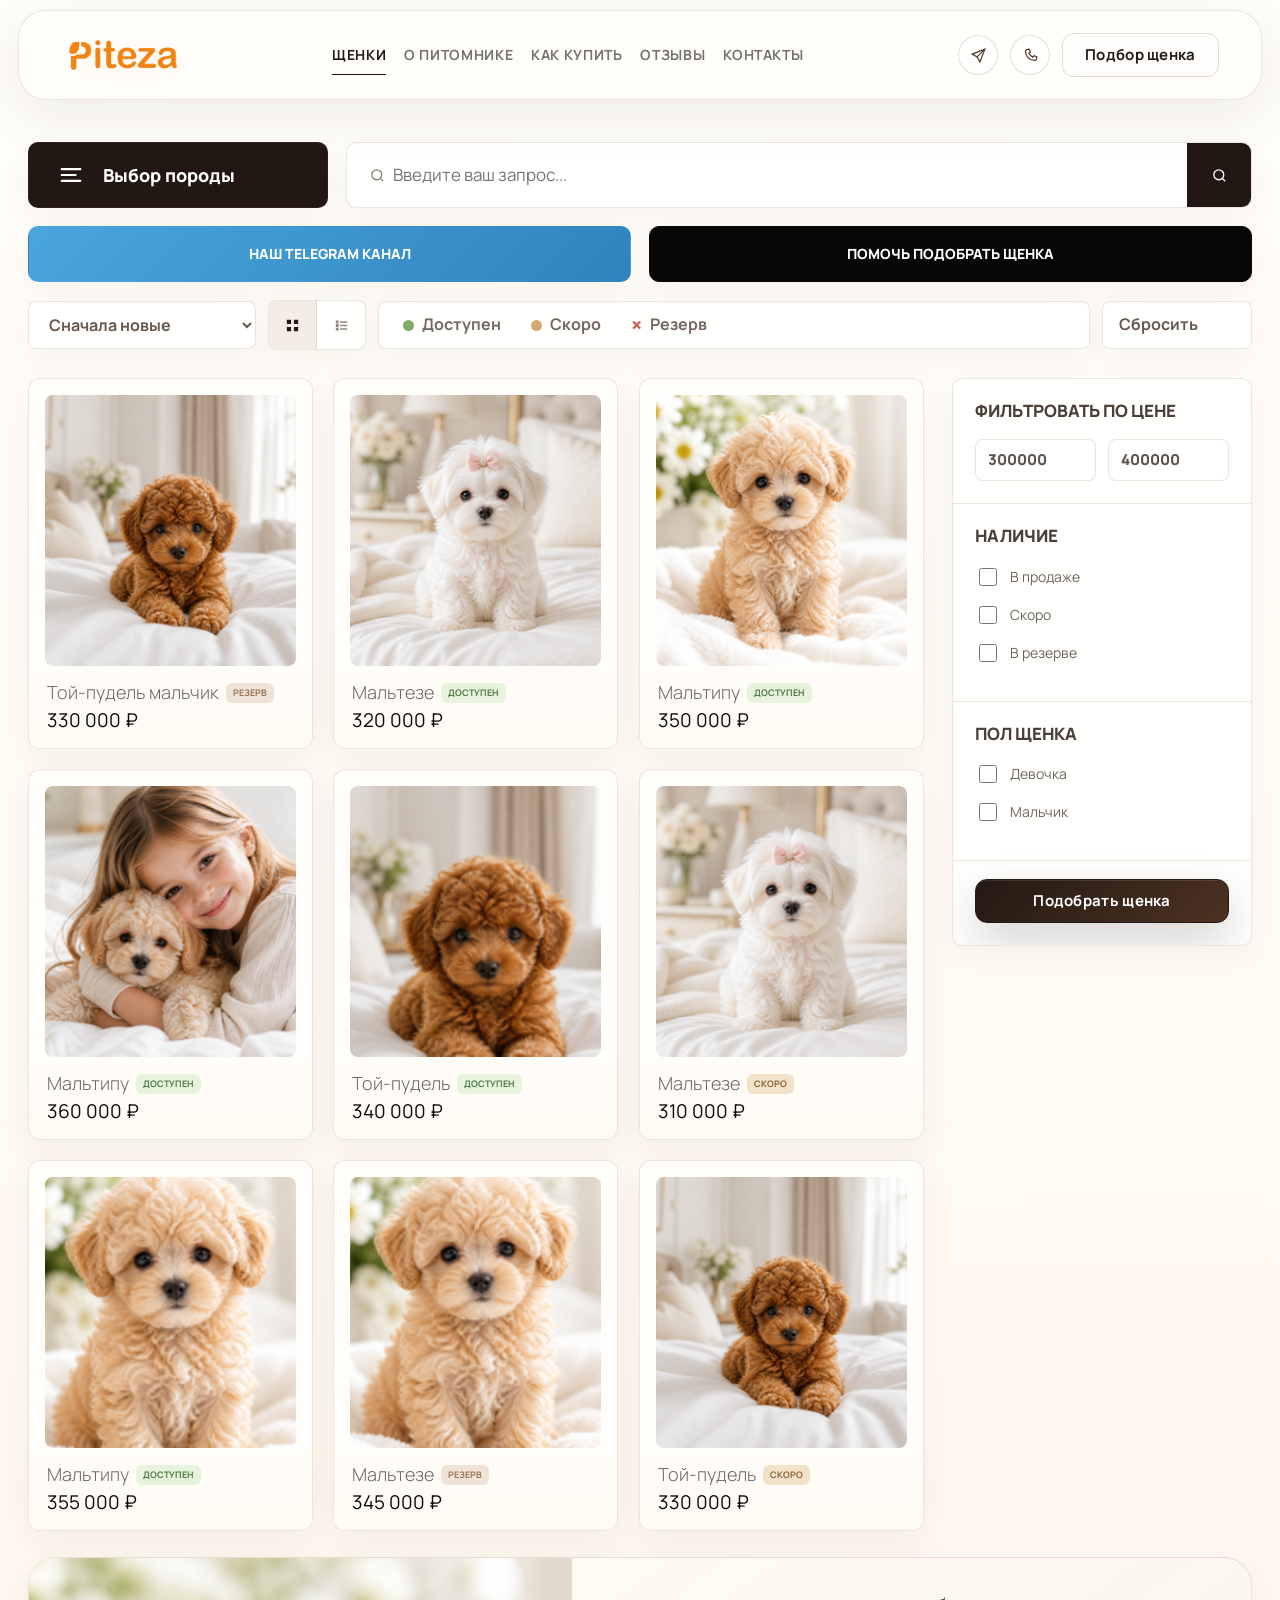
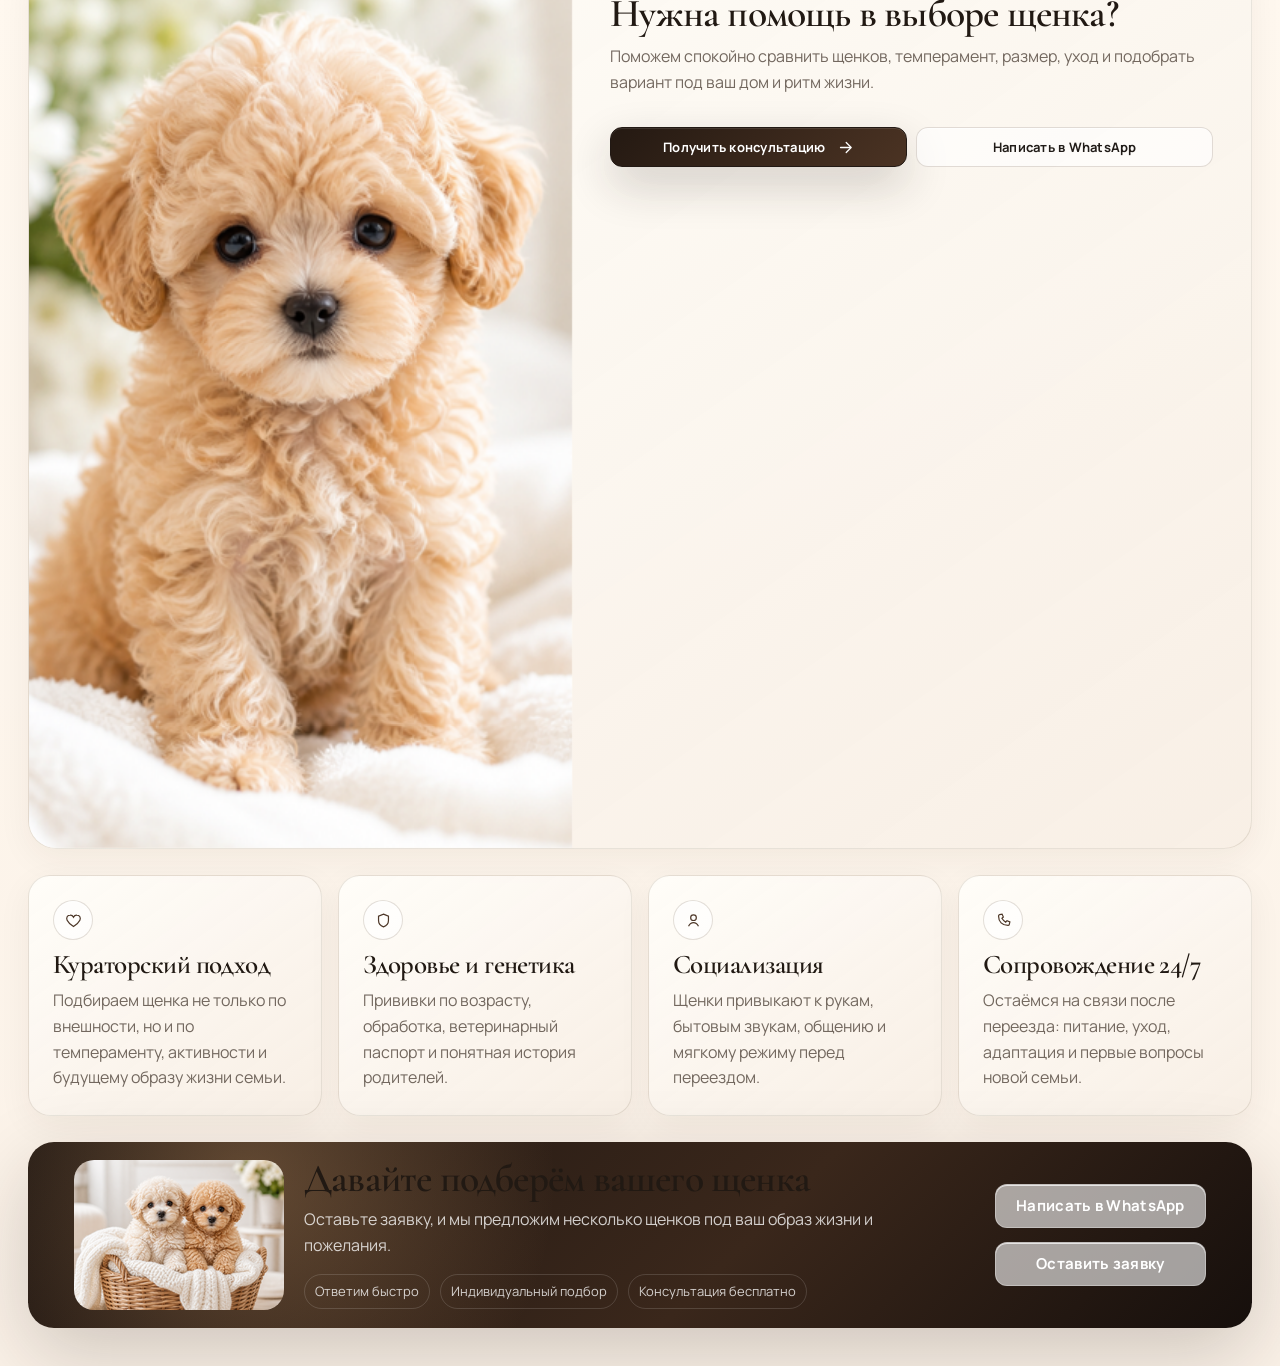
<file: puppies.html>
<!DOCTYPE html>

<html lang="ru">
<head>
<meta charset="utf-8"/>
<meta content="width=device-width, initial-scale=1.0" name="viewport"/>
<title>PITEZA — каталог щенков</title>
<meta content="Каталог доступных щенков PITEZA: мальтезе, мальтипу и той-пудели с фильтрами по статусу, полу и сроку переезда." name="description"/>
<meta content="#fcfaf7" name="theme-color"/>
<meta content="website" property="og:type"/>
<meta content="PITEZA — каталог щенков" property="og:title"/>
<meta content="Каталог доступных щенков PITEZA: мальтезе, мальтипу и той-пудели с фильтрами по статусу, полу и сроку переезда." property="og:description"/>
<meta content="assets/images/hero-main.png" property="og:image"/>
<link href="favicon.svg" rel="icon" type="image/svg+xml"/>
<link rel="preconnect" href="https://fonts.googleapis.com"/>
<link rel="preconnect" href="https://fonts.gstatic.com" crossorigin/>
<link href="https://fonts.googleapis.com/css2?family=Cormorant+Garamond:wght@500;600;700&family=Manrope:wght@400;500;600;700;800&display=swap" rel="stylesheet"/>
<link href="assets/css/styles.css" rel="stylesheet"/>
</head>
<body class="catalog-page">
<header class="header">
<div class="container header-inner">
<a class="logo brand-logo" href="index.html"><img src="assets/images/brand/piteza-logo-orange.png" alt="Piteza" decoding="async"/></a>
<nav class="nav"><a class="active" href="puppies.html">Щенки</a><a class="" href="about.html">О питомнике</a><a class="" href="how-to-buy.html">Как купить</a><a class="" href="stories.html">Отзывы</a><a class="" href="contact.html">Контакты</a></nav>
<div class="header-actions">
<span aria-hidden="true" class="circle-btn"><svg class="icon" fill="none" stroke="currentColor" stroke-width="1.7" viewbox="0 0 24 24"><path d="M21 3 10 14"></path><path d="m21 3-7 18-4-7-7-4 18-7Z"></path></svg></span>
<span aria-hidden="true" class="circle-btn"><svg class="icon" fill="none" stroke="currentColor" stroke-width="1.7" viewbox="0 0 24 24"><path d="M6.5 3.8 10 3l1.8 4.1-2.1 1.8a15.7 15.7 0 0 0 5.4 5.4l1.8-2.1L21 14l-.8 3.5c-.2.9-1 1.5-1.9 1.5C10.2 19 5 13.8 5 5.7c0-.9.6-1.7 1.5-1.9Z"></path></svg></span>
<a class="cta-outline" href="contact.html">Подбор щенка</a>
</div>
</div>
</header>
<main class="page shop-page">
<section class="container section shop-controls" aria-label="Поиск щенка">
<div class="shop-entry-row">
<button class="shop-breed-button" type="button" data-shop-breed-toggle aria-expanded="false"><svg class="icon" fill="none" stroke="currentColor" stroke-linecap="round" stroke-width="1.8" viewbox="0 0 24 24"><path d="M4 7h16"></path><path d="M4 12h12"></path><path d="M4 17h16"></path></svg><span>Выбор породы</span></button>
<label class="shop-search-field"><svg class="icon" fill="none" stroke="currentColor" stroke-width="1.8" viewbox="0 0 24 24"><circle cx="11" cy="11" r="7"></circle><path d="m20 20-3.5-3.5"></path></svg><input aria-label="Поиск по щенкам" data-shop-search placeholder="Введите ваш запрос..."/><button type="button" aria-label="Найти щенка" data-shop-search-submit><svg class="icon" fill="none" stroke="currentColor" stroke-width="1.9" viewbox="0 0 24 24"><circle cx="11" cy="11" r="7"></circle><path d="m20 20-3.5-3.5"></path></svg></button></label>
</div>
<div class="shop-breed-menu" data-shop-breed-menu hidden>
<button class="shop-breed-tile is-active shop-breed-tile-wide" type="button" data-breed-option="all"><img alt="" decoding="async" loading="lazy" src="assets/images/catalog-brown.png"/><span>Весь каталог</span></button>
<button class="shop-breed-tile" type="button" data-breed-option="maltese"><img alt="" decoding="async" loading="lazy" src="assets/images/breed-top-white.png"/><span>Щенки мальтезе</span></button>
<button class="shop-breed-tile" type="button" data-breed-option="maltipoo"><img alt="" decoding="async" loading="lazy" src="assets/images/breed-top-cream.png"/><span>Щенки мальтипу</span></button>
<button class="shop-breed-tile" type="button" data-breed-option="toy-poodle"><img alt="" decoding="async" loading="lazy" src="assets/images/breed-top-brown.png"/><span>Щенки той-пуделя</span></button>
</div>
<div class="shop-action-row">
<a class="shop-action-card shop-action-card-blue" href="contact.html">Наш Telegram канал</a>
<a class="shop-action-card shop-action-card-dark" href="contact.html">Помочь подобрать щенка</a>
</div>
<div class="shop-toolbar">
<select class="shop-select" data-shop-sort aria-label="Сортировка щенков"><option value="new">Сначала новые</option><option value="price-asc">Цена по возрастанию</option><option value="price-desc">Цена по убыванию</option></select>
<div class="shop-view-toggle" aria-label="Вид каталога"><button class="active" type="button" data-shop-view="grid" aria-label="Плитка"><svg class="icon" fill="currentColor" viewbox="0 0 24 24"><path d="M4 4h6v6H4zM14 4h6v6h-6zM4 14h6v6H4zM14 14h6v6h-6z"></path></svg></button><button type="button" data-shop-view="list" aria-label="Список"><svg class="icon" fill="currentColor" viewbox="0 0 24 24"><path d="M4 5h4v4H4zM10 6h10v2H10zM4 10h4v4H4zM10 11h10v2H10zM4 15h4v4H4zM10 16h10v2H10z"></path></svg></button></div>
<div class="shop-status-pills" aria-label="Статусы"><button type="button" data-status-quick="free"><b class="status-dot status-free"></b>Доступен</button><button type="button" data-status-quick="soon"><b class="status-dot status-soon"></b>Скоро</button><button type="button" data-status-quick="reserve"><b class="status-cross">×</b>Резерв</button></div>
<button class="shop-select shop-reset" type="button" data-shop-reset>Сбросить</button>
</div>
</section>
<section class="container shop-catalog-layout" id="catalog">
<div class="catalog-grid shop-products" data-shop-products>
<article class="catalog-card shop-card" data-puppy-card data-breed="toy-poodle" data-price="330000" data-status="reserve" data-sex="male" data-search="той-пудель тедди мальчик резерв">
<a class="shop-card-link" href="puppy-single.html" aria-label="Открыть объявление: той-пудель, резерв">
<div class="shop-card-media"><img alt="Щенок той-пуделя" decoding="async" loading="lazy" src="assets/images/catalog-brown.png"/></div>
<div class="body"><h4>Той-пудель мальчик <span class="shop-card-availability shop-card-availability-reserve">Резерв</span></h4><div class="shop-price">330 000 ₽</div><p class="shop-card-description">Компактный той-пудель с мягкой кудрявой шерстью и спокойным домашним темпераментом. Подойдёт семье, которая ищет умного и ласкового компаньона.</p></div>
</a>
</article>
<article class="catalog-card shop-card" data-puppy-card data-breed="maltese" data-price="320000" data-status="free" data-sex="female" data-search="мальтезе белла девочка свободна">
<a class="shop-card-link" href="puppy-single.html" aria-label="Открыть объявление: мальтезе, доступен">
<div class="shop-card-media"><img alt="Щенок мальтезе" decoding="async" loading="lazy" src="assets/images/catalog-white.png"/></div>
<div class="body"><h4>Мальтезе <span class="shop-card-availability shop-card-availability-free">Доступен</span></h4><div class="shop-price">320 000 ₽</div><p class="shop-card-description">Белоснежный мальтезе с нежным характером, привыкший к рукам и спокойному домашнему режиму. Ласковый вариант для семьи.</p></div>
</a>
</article>
<article class="catalog-card shop-card" data-puppy-card data-breed="maltipoo" data-price="350000" data-status="free" data-sex="male" data-search="мальтипу мило мальчик свободен">
<a class="shop-card-link" href="puppy-single.html" aria-label="Открыть объявление: мальтипу, доступен">
<div class="shop-card-media"><img alt="Щенок мальтипу" decoding="async" loading="lazy" src="assets/images/catalog-cream.png"/></div>
<div class="body"><h4>Мальтипу <span class="shop-card-availability shop-card-availability-free">Доступен</span></h4><div class="shop-price">350 000 ₽</div><p class="shop-card-description">Мальтипу с открытым характером, мягкой шерстью и высокой ориентированностью на человека. Хорошо подходит для жизни рядом с семьёй.</p></div>
</a>
</article>
<article class="catalog-card shop-card" data-puppy-card data-breed="maltipoo" data-price="360000" data-status="free" data-sex="female" data-search="мальтипу луна девочка свободна">
<a class="shop-card-link" href="puppy-single.html" aria-label="Открыть объявление: мальтипу, доступен">
<div class="shop-card-media"><img alt="Щенок мальтипу" decoding="async" loading="lazy" src="assets/images/catalog-luna.png"/></div>
<div class="body"><h4>Мальтипу <span class="shop-card-availability shop-card-availability-free">Доступен</span></h4><div class="shop-price">360 000 ₽</div><p class="shop-card-description">Нежная девочка мальтипу с аккуратным экстерьером и контактным темпераментом. Социализирована, спокойно реагирует на быт и людей.</p></div>
</a>
</article>
<article class="catalog-card shop-card" data-puppy-card data-breed="toy-poodle" data-price="340000" data-status="free" data-sex="male" data-search="той-пудель чарли мальчик свободен">
<a class="shop-card-link" href="puppy-single.html" aria-label="Открыть объявление: той-пудель, доступен">
<div class="shop-card-media"><img alt="Щенок той-пуделя" decoding="async" loading="lazy" src="assets/images/catalog-charli.png"/></div>
<div class="body"><h4>Той-пудель <span class="shop-card-availability shop-card-availability-free">Доступен</span></h4><div class="shop-price">340 000 ₽</div><p class="shop-card-description">Миниатюрный той-пудель с живым умом, выразительным взглядом и мягкой обучаемостью. Подойдёт активной и внимательной семье.</p></div>
</a>
</article>
<article class="catalog-card shop-card" data-puppy-card data-breed="maltese" data-price="310000" data-status="soon" data-sex="female" data-search="мальтезе софи девочка скоро">
<a class="shop-card-link" href="puppy-single.html" aria-label="Открыть объявление: мальтезе, скоро">
<div class="shop-card-media"><img alt="Щенок мальтезе" decoding="async" loading="lazy" src="assets/images/catalog-sofi.png"/></div>
<div class="body"><h4>Мальтезе <span class="shop-card-availability shop-card-availability-soon">Скоро</span></h4><div class="shop-price">310 000 ₽</div><p class="shop-card-description">Маленькая мальтезе с мягким темпераментом и красивой белой шерстью. Можно заранее обсудить резерв и сроки переезда.</p></div>
</a>
</article>
<article class="catalog-card shop-card" data-puppy-card data-breed="maltipoo" data-price="355000" data-status="free" data-sex="male" data-search="мальтипу оливер мальчик свободен">
<a class="shop-card-link" href="puppy-single.html" aria-label="Открыть объявление: мальтипу, доступен">
<div class="shop-card-media"><img alt="Щенок мальтипу" decoding="async" loading="lazy" src="assets/images/catalog-oliver.png"/></div>
<div class="body"><h4>Мальтипу <span class="shop-card-availability shop-card-availability-free">Доступен</span></h4><div class="shop-price">355 000 ₽</div><p class="shop-card-description">Пушистый мальтипу с дружелюбным характером, любит контакт и игру. Хороший выбор для тех, кому важны нежность и общительность.</p></div>
</a>
</article>
<article class="catalog-card shop-card" data-puppy-card data-breed="maltese" data-price="345000" data-status="reserve" data-sex="female" data-search="мальтезе коко девочка резерв">
<a class="shop-card-link" href="puppy-single.html" aria-label="Открыть объявление: мальтезе, резерв">
<div class="shop-card-media"><img alt="Щенок мальтезе" decoding="async" loading="lazy" src="assets/images/catalog-koko.png"/></div>
<div class="body"><h4>Мальтезе <span class="shop-card-availability shop-card-availability-reserve">Резерв</span></h4><div class="shop-price">345 000 ₽</div><p class="shop-card-description">Изящная девочка мальтезе с аккуратной мордочкой и спокойной манерой общения. Резерв оформляется после консультации.</p></div>
</a>
</article>
<article class="catalog-card shop-card" data-puppy-card data-breed="toy-poodle" data-price="330000" data-status="soon" data-sex="male" data-search="той-пудель бруни мальчик скоро">
<a class="shop-card-link" href="puppy-single.html" aria-label="Открыть объявление: той-пудель, скоро">
<div class="shop-card-media"><img alt="Щенок той-пуделя" decoding="async" loading="lazy" src="assets/images/puppy-brown-c.png"/></div>
<div class="body"><h4>Той-пудель <span class="shop-card-availability shop-card-availability-soon">Скоро</span></h4><div class="shop-price">330 000 ₽</div><p class="shop-card-description">Той-пудель с густой кудрявой шерстью и внимательным взглядом. Статус скоро, можно записаться в лист ожидания.</p></div>
</a>
</article>
<div class="shop-empty" data-shop-empty hidden>По этим фильтрам пока нет щенков. Попробуйте изменить породу, цену или запрос.</div>
</div>
<aside class="shop-filter-panel" aria-label="Фильтры каталога">
<div class="shop-filter-group">
<h3>Фильтровать по цене</h3>
<div class="shop-price-inputs"><input type="number" data-price-min value="300000" min="0" step="10000" aria-label="Минимальная цена"/><input type="number" data-price-max value="400000" min="0" step="10000" aria-label="Максимальная цена"/></div>
</div>
<div class="shop-filter-group">
<h3>Наличие</h3>
<label><input type="checkbox" data-filter-status value="free"/> В продаже</label>
<label><input type="checkbox" data-filter-status value="soon"/> Скоро</label>
<label><input type="checkbox" data-filter-status value="reserve"/> В резерве</label>
</div>
<div class="shop-filter-group">
<h3>Пол щенка</h3>
<label><input type="checkbox" data-filter-sex value="female"/> Девочка</label>
<label><input type="checkbox" data-filter-sex value="male"/> Мальчик</label>
</div>
<a class="cta-dark" href="contact.html">Подобрать щенка</a>
</aside>
</section>
<section class="container section split-banner">
<img alt="Помощь в выборе" decoding="async" loading="lazy" src="assets/images/hero-main.png"/>
<div class="copy">
<h3>Нужна помощь в выборе щенка?</h3>
<p>Поможем спокойно сравнить щенков, темперамент, размер, уход и подобрать вариант под ваш дом и ритм жизни.</p>
<div class="card-actions"><a class="cta-dark" href="contact.html">Получить консультацию <svg class="icon" fill="none" stroke="currentColor" stroke-linecap="round" stroke-linejoin="round" stroke-width="1.8" viewbox="0 0 24 24"><path d="M5 12h14"></path><path d="m13 5 7 7-7 7"></path></svg></a><a class="cta-outline" href="contact.html">Написать в WhatsApp</a></div>
</div>
</section>
<section class="container section info-grid-4">
<div class="soft-card"><span class="circle-btn"><svg class="icon" fill="none" stroke="currentColor" stroke-width="1.7" viewbox="0 0 24 24"><path d="M12 20.5s-7-4.35-9-8.72C1.43 8.28 3.2 4.5 7.2 4.5A5.1 5.1 0 0 1 12 7.2a5.1 5.1 0 0 1 4.8-2.7c4 0 5.77 3.78 4.2 7.28-2 4.37-9 8.72-9 8.72Z"></path></svg></span><h4>Кураторский подход</h4><p>Подбираем щенка не только по внешности, но и по темпераменту, активности и будущему образу жизни семьи.</p></div>
<div class="soft-card"><span class="circle-btn"><svg class="icon" fill="none" stroke="currentColor" stroke-width="1.7" viewbox="0 0 24 24"><path d="M12 3l7 3v6c0 5-3.5 7.8-7 9-3.5-1.2-7-4-7-9V6l7-3Z"></path></svg></span><h4>Здоровье и генетика</h4><p>Прививки по возрасту, обработка, ветеринарный паспорт и понятная история родителей.</p></div>
<div class="soft-card"><span class="circle-btn"><svg class="icon" fill="none" stroke="currentColor" stroke-width="1.7" viewbox="0 0 24 24"><circle cx="12" cy="8" r="4"></circle><path d="M5 20c1.7-3.3 4-5 7-5s5.3 1.7 7 5"></path></svg></span><h4>Социализация</h4><p>Щенки привыкают к рукам, бытовым звукам, общению и мягкому режиму перед переездом.</p></div>
<div class="soft-card"><span class="circle-btn"><svg class="icon" fill="none" stroke="currentColor" stroke-width="1.7" viewbox="0 0 24 24"><path d="M6.5 3.8 10 3l1.8 4.1-2.1 1.8a15.7 15.7 0 0 0 5.4 5.4l1.8-2.1L21 14l-.8 3.5c-.2.9-1 1.5-1.9 1.5C10.2 19 5 13.8 5 5.7c0-.9.6-1.7 1.5-1.9Z"></path></svg></span><h4>Сопровождение 24/7</h4><p>Остаёмся на связи после переезда: питание, уход, адаптация и первые вопросы новой семьи.</p></div>
</section>
<div class="container">
<section class="section footer-cta">
<div class="container footer-cta-inner">
<img alt="Щенок в корзине" decoding="async" loading="lazy" src="assets/images/reserve-basket.png"/>
<div>
<h3>Давайте подберём вашего щенка</h3>
<p>Оставьте заявку, и мы предложим несколько щенков под ваш образ жизни и пожелания.</p>
<div class="inline-badges">
<span>Ответим быстро</span>
<span>Индивидуальный подбор</span>
<span>Консультация бесплатно</span>
</div>
</div>
<div class="actions">
<a class="cta-outline" href="contact.html">Написать в WhatsApp</a>
<a class="cta-outline" href="contact.html">Оставить заявку</a>
</div>
</div>
</section>
</div>
</main>
<script src="assets/js/site.js"></script>
</body>
</html>
</file>
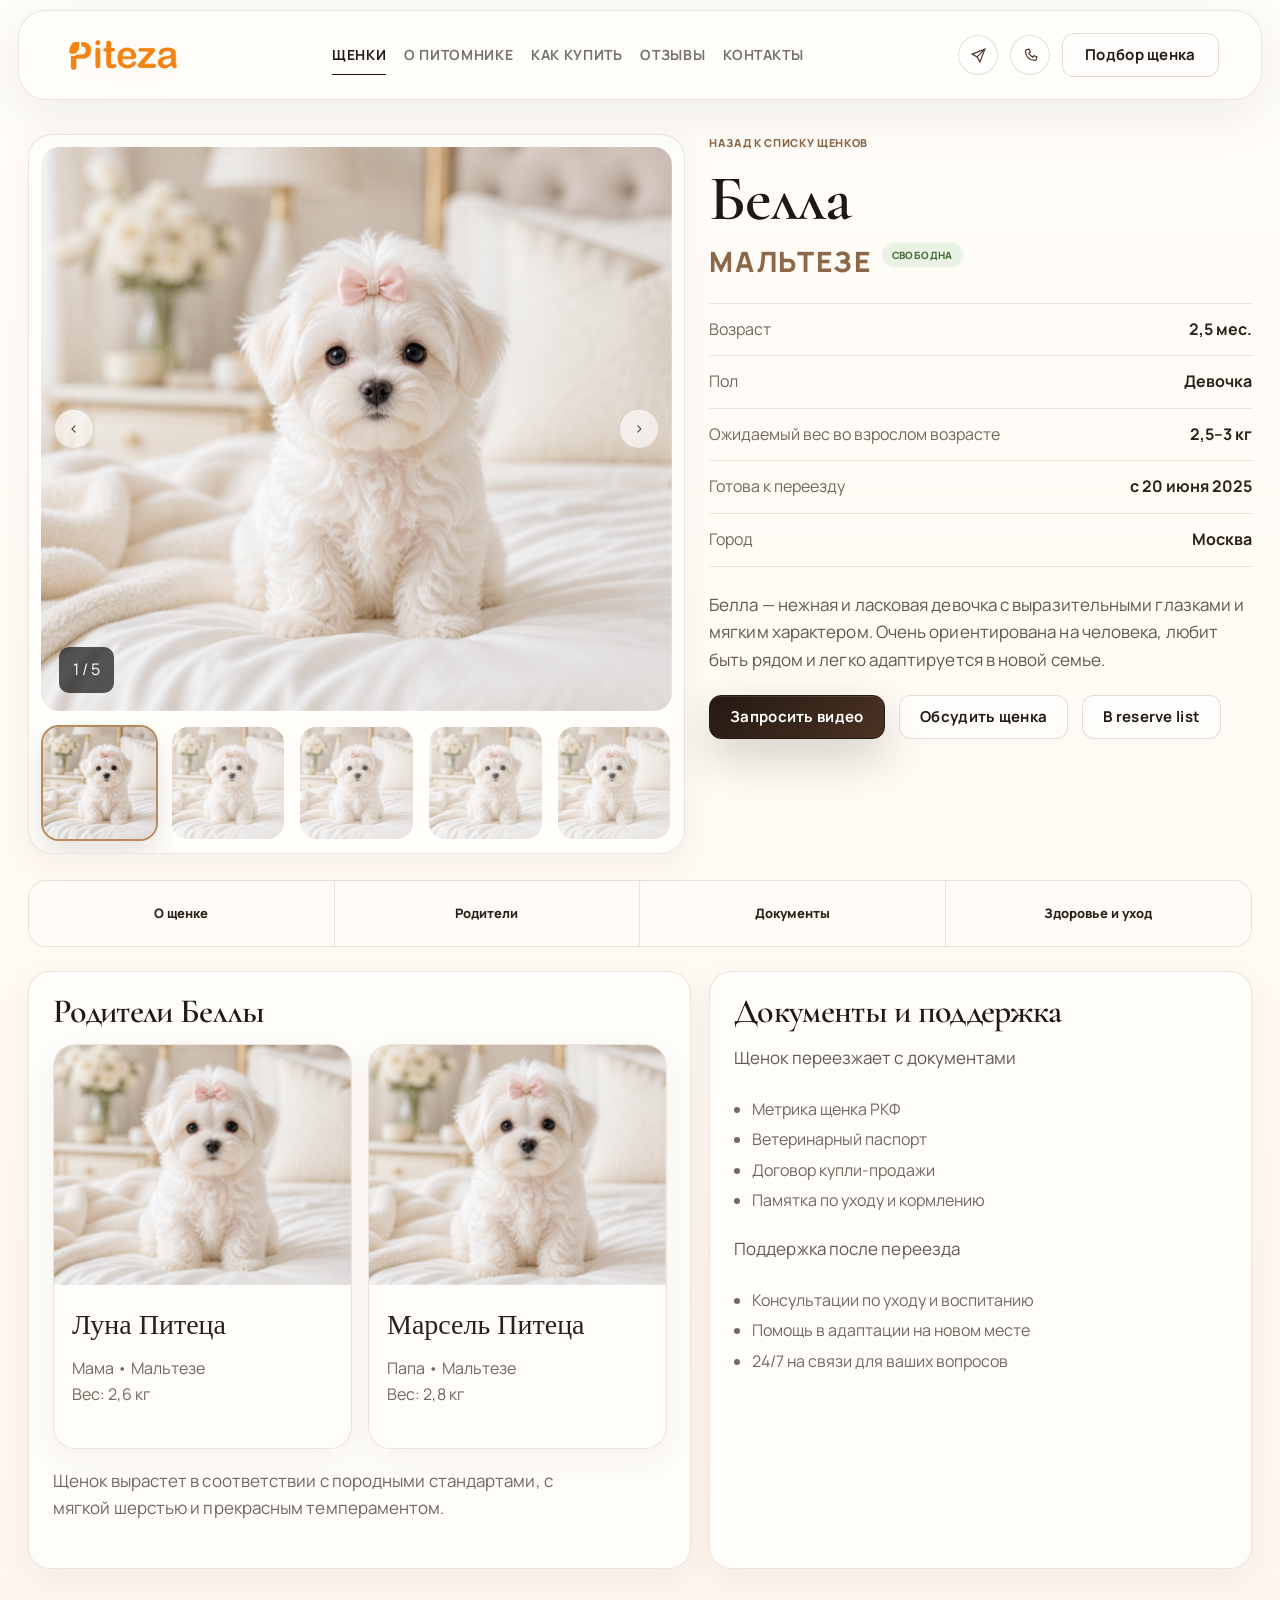
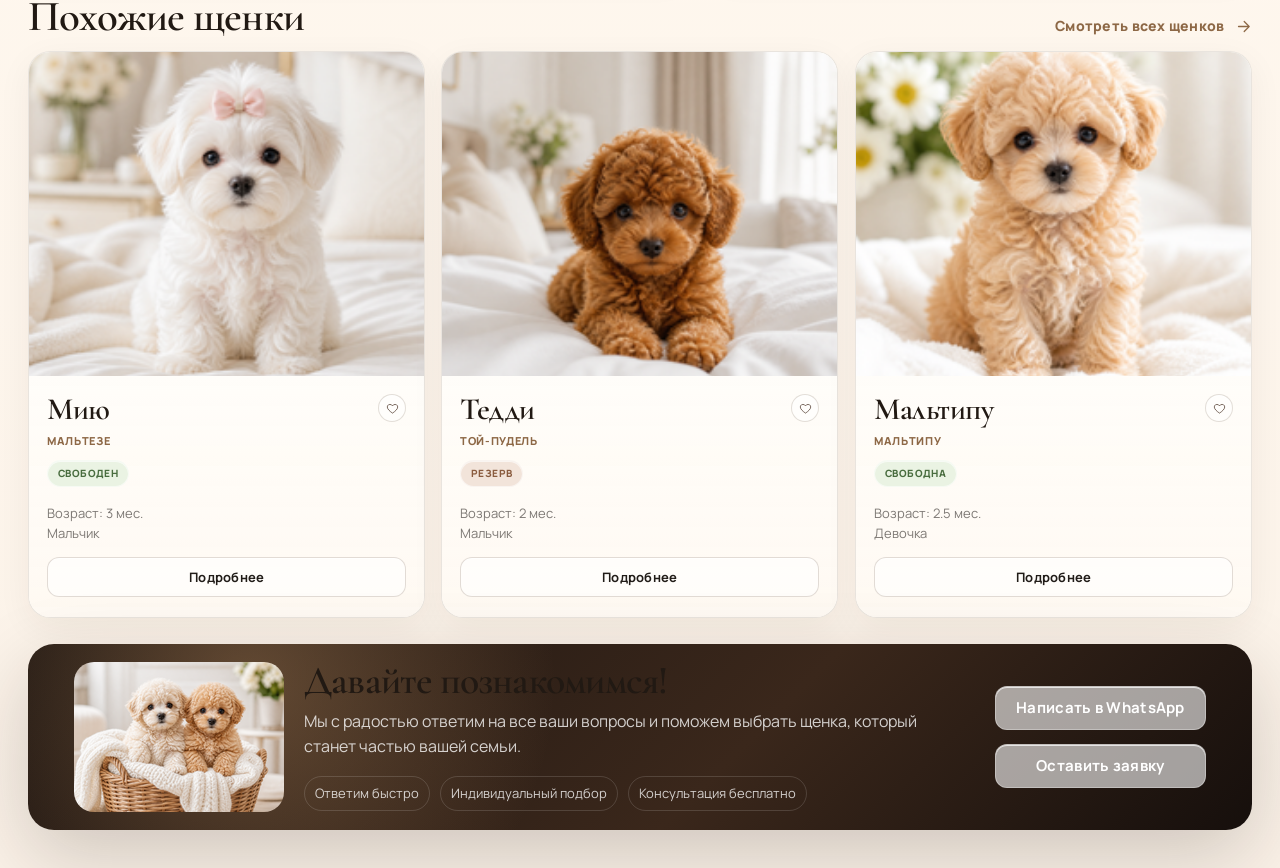
<file: puppy-single.html>
<!DOCTYPE html>

<html lang="ru">
<head>
<meta charset="utf-8"/>
<meta content="width=device-width, initial-scale=1.0" name="viewport"/>
<title>PITEZA — Карточка щенка</title>
<meta content="Карточка щенка PITEZA: галерея, параметры, родители, документы и консультация." name="description"/>
<meta content="#fcfaf7" name="theme-color"/>
<meta content="website" property="og:type"/>
<meta content="PITEZA — Карточка щенка" property="og:title"/>
<meta content="Карточка щенка PITEZA: галерея, параметры, родители, документы и консультация." property="og:description"/>
<meta content="assets/images/hero-main.png" property="og:image"/>
<link href="favicon.svg" rel="icon" type="image/svg+xml"/>
<link rel="preconnect" href="https://fonts.googleapis.com"/>
<link rel="preconnect" href="https://fonts.gstatic.com" crossorigin/>
<link href="https://fonts.googleapis.com/css2?family=Cormorant+Garamond:wght@500;600;700&family=Manrope:wght@400;500;600;700;800&display=swap" rel="stylesheet"/>
<link href="assets/css/styles.css" rel="stylesheet"/>
</head>
<body class="detail-page">
<header class="header">
<div class="container header-inner">
<a class="logo brand-logo" href="index.html"><img src="assets/images/brand/piteza-logo-orange.png" alt="Piteza" decoding="async"/></a>
<nav class="nav"><a class="active" href="puppies.html">Щенки</a><a class="" href="about.html">О питомнике</a><a class="" href="how-to-buy.html">Как купить</a><a class="" href="stories.html">Отзывы</a><a class="" href="contact.html">Контакты</a></nav>
<div class="header-actions">
<span aria-hidden="true" class="circle-btn"><svg class="icon" fill="none" stroke="currentColor" stroke-width="1.7" viewbox="0 0 24 24"><path d="M21 3 10 14"></path><path d="m21 3-7 18-4-7-7-4 18-7Z"></path></svg></span>
<span aria-hidden="true" class="circle-btn"><svg class="icon" fill="none" stroke="currentColor" stroke-width="1.7" viewbox="0 0 24 24"><path d="M6.5 3.8 10 3l1.8 4.1-2.1 1.8a15.7 15.7 0 0 0 5.4 5.4l1.8-2.1L21 14l-.8 3.5c-.2.9-1 1.5-1.9 1.5C10.2 19 5 13.8 5 5.7c0-.9.6-1.7 1.5-1.9Z"></path></svg></span>
<a class="cta-outline" href="contact.html">Подбор щенка</a>
</div>
</div>
</header>
<main class="page">
<section class="container section puppy-detail-top">
<div class="gallery-panel">
<div class="main-gallery">
<img alt="Белла" data-gallery-main="" decoding="async" src="assets/images/bella-main.png"/>
<div class="gallery-nav"><span class="circle-btn">‹</span><span class="circle-btn">›</span></div>
<div class="gallery-count" data-gallery-count="">1 / 5</div>
</div>
<div class="gallery-thumb-row">
<img class="active" data-gallery-thumb="assets/images/bella-thumb-1.png" decoding="async" loading="lazy" src="assets/images/bella-thumb-1.png"/>
<img data-gallery-thumb="assets/images/bella-thumb-2.png" decoding="async" loading="lazy" src="assets/images/bella-thumb-2.png"/>
<img data-gallery-thumb="assets/images/bella-thumb-3.png" decoding="async" loading="lazy" src="assets/images/bella-thumb-3.png"/>
<img data-gallery-thumb="assets/images/bella-thumb-4.png" decoding="async" loading="lazy" src="assets/images/bella-thumb-4.png"/>
<img data-gallery-thumb="assets/images/bella-thumb-5.png" decoding="async" loading="lazy" src="assets/images/bella-thumb-5.png"/>
</div>
</div>
<div class="puppy-meta">
<div class="breadcrumbs"><span>Назад к списку щенков</span></div>
<h1>Белла</h1>
<div class="card-actions" style="padding-top:0;margin-top:0"><span class="card-breed" style="font-size:28px;line-height:1.2">Мальтезе</span><span class="tag free">Свободна</span></div>
<div class="key-table">
<div class="key-row"><span>Возраст</span><strong>2,5 мес.</strong></div>
<div class="key-row"><span>Пол</span><strong>Девочка</strong></div>
<div class="key-row"><span>Ожидаемый вес во взрослом возрасте</span><strong>2,5–3 кг</strong></div>
<div class="key-row"><span>Готова к переезду</span><strong>с 20 июня 2025</strong></div>
<div class="key-row"><span>Город</span><strong>Москва</strong></div>
</div>
<p class="lead">Белла — нежная и ласковая девочка с выразительными глазками и мягким характером. Очень ориентирована на человека, любит быть рядом и легко адаптируется в новой семье.</p>
<div class="puppy-actions"><a class="cta-dark" href="contact.html">Запросить видео</a><a class="cta-outline" href="contact.html">Обсудить щенка</a><a class="cta-outline" href="contact.html">В reserve list</a></div>
</div>
</section>
<section class="container tab-bar section">
<a href="#about-puppy">О щенке</a><a href="#parents-section">Родители</a><a href="#docs">Документы</a><a href="#health">Здоровье и уход</a>
</section>
<section class="container detail-grid" id="about-puppy">
<div class="detail-box" id="parents-section">
<h3>Родители Беллы</h3>
<div class="parents-two">
<article class="person-card"><img decoding="async" loading="lazy" src="assets/images/parent-mom.png"/><div class="copy"><h4 style="font-family:Georgia,serif;font-size:28px;font-weight:400;margin:0 0 8px;">Луна Питеца</h4><p class="lead" style="font-size:16px;">Мама • Мальтезе<br/>Вес: 2,6 кг</p></div></article>
<article class="person-card"><img decoding="async" loading="lazy" src="assets/images/parent-dad.png"/><div class="copy"><h4 style="font-family:Georgia,serif;font-size:28px;font-weight:400;margin:0 0 8px;">Марсель Питеца</h4><p class="lead" style="font-size:16px;">Папа • Мальтезе<br/>Вес: 2,8 кг</p></div></article>
</div>
<p class="lead" style="margin-top:18px;">Щенок вырастет в соответствии с породными стандартами, с мягкой шерстью и прекрасным темпераментом.</p>
</div>
<div class="detail-box" id="docs">
<h3>Документы и поддержка</h3>
<div class="lead" style="font-size:17px;">Щенок переезжает с документами</div>
<ul style="color:var(--muted);line-height:1.9;padding-left:18px;">
<li>Метрика щенка РКФ</li>
<li>Ветеринарный паспорт</li>
<li>Договор купли-продажи</li>
<li>Памятка по уходу и кормлению</li>
</ul>
<div class="lead" style="font-size:17px;margin-top:20px;">Поддержка после переезда</div>
<ul style="color:var(--muted);line-height:1.9;padding-left:18px;">
<li>Консультации по уходу и воспитанию</li>
<li>Помощь в адаптации на новом месте</li>
<li>24/7 на связи для ваших вопросов</li>
</ul>
</div>
</section>
<section class="container section" id="health">
<div class="section-head"><h2>Похожие щенки</h2><a class="subtle-link" href="puppies.html">Смотреть всех щенков <svg class="icon" fill="none" stroke="currentColor" stroke-linecap="round" stroke-linejoin="round" stroke-width="1.8" viewbox="0 0 24 24"><path d="M5 12h14"></path><path d="m13 5 7 7-7 7"></path></svg></a></div>
<div class="puppy-grid-home">
<article class="product-card"><div class="product-row"><img decoding="async" loading="lazy" src="assets/images/similar-1.png"/><div class="product-info"><div class="card-topline"><div><h3 class="card-title">Мию</h3><div class="card-breed">Мальтезе</div></div><span class="circle-btn" style="width:38px;height:38px;"><svg class="icon" fill="none" stroke="currentColor" stroke-width="1.7" viewbox="0 0 24 24"><path d="M12 20.5s-7-4.35-9-8.72C1.43 8.28 3.2 4.5 7.2 4.5A5.1 5.1 0 0 1 12 7.2a5.1 5.1 0 0 1 4.8-2.7c4 0 5.77 3.78 4.2 7.28-2 4.37-9 8.72-9 8.72Z"></path></svg></span></div><div style="margin-top:10px"><span class="tag free">Свободен</span></div><div class="meta">Возраст: 3 мес.<br/>Мальчик</div><div class="card-actions"><a class="cta-outline" href="puppy-single.html">Подробнее</a></div></div></div></article>
<article class="product-card"><div class="product-row"><img decoding="async" loading="lazy" src="assets/images/similar-2.png"/><div class="product-info"><div class="card-topline"><div><h3 class="card-title">Тедди</h3><div class="card-breed">Той-пудель</div></div><span class="circle-btn" style="width:38px;height:38px;"><svg class="icon" fill="none" stroke="currentColor" stroke-width="1.7" viewbox="0 0 24 24"><path d="M12 20.5s-7-4.35-9-8.72C1.43 8.28 3.2 4.5 7.2 4.5A5.1 5.1 0 0 1 12 7.2a5.1 5.1 0 0 1 4.8-2.7c4 0 5.77 3.78 4.2 7.28-2 4.37-9 8.72-9 8.72Z"></path></svg></span></div><div style="margin-top:10px"><span class="tag reserve">Резерв</span></div><div class="meta">Возраст: 2 мес.<br/>Мальчик</div><div class="card-actions"><a class="cta-outline" href="puppy-single.html">Подробнее</a></div></div></div></article>
<article class="product-card"><div class="product-row"><img decoding="async" loading="lazy" src="assets/images/similar-3.png"/><div class="product-info"><div class="card-topline"><div><h3 class="card-title">Мальтипу</h3><div class="card-breed">Мальтипу</div></div><span class="circle-btn" style="width:38px;height:38px;"><svg class="icon" fill="none" stroke="currentColor" stroke-width="1.7" viewbox="0 0 24 24"><path d="M12 20.5s-7-4.35-9-8.72C1.43 8.28 3.2 4.5 7.2 4.5A5.1 5.1 0 0 1 12 7.2a5.1 5.1 0 0 1 4.8-2.7c4 0 5.77 3.78 4.2 7.28-2 4.37-9 8.72-9 8.72Z"></path></svg></span></div><div style="margin-top:10px"><span class="tag free">Свободна</span></div><div class="meta">Возраст: 2.5 мес.<br/>Девочка</div><div class="card-actions"><a class="cta-outline" href="puppy-single.html">Подробнее</a></div></div></div></article>
</div>
</section>
<div class="container">
<section class="section footer-cta">
<div class="container footer-cta-inner">
<img alt="Щенок в корзине" decoding="async" loading="lazy" src="assets/images/reserve-basket.png"/>
<div>
<h3>Давайте познакомимся!</h3>
<p>Мы с радостью ответим на все ваши вопросы и поможем выбрать щенка, который станет частью вашей семьи.</p>
<div class="inline-badges">
<span>Ответим быстро</span>
<span>Индивидуальный подбор</span>
<span>Консультация бесплатно</span>
</div>
</div>
<div class="actions">
<a class="cta-outline" href="contact.html">Написать в WhatsApp</a>
<a class="cta-outline" href="contact.html">Оставить заявку</a>
</div>
</div>
</section>
</div>
</main>
<script src="assets/js/site.js"></script>
</body>
</html>
</file>
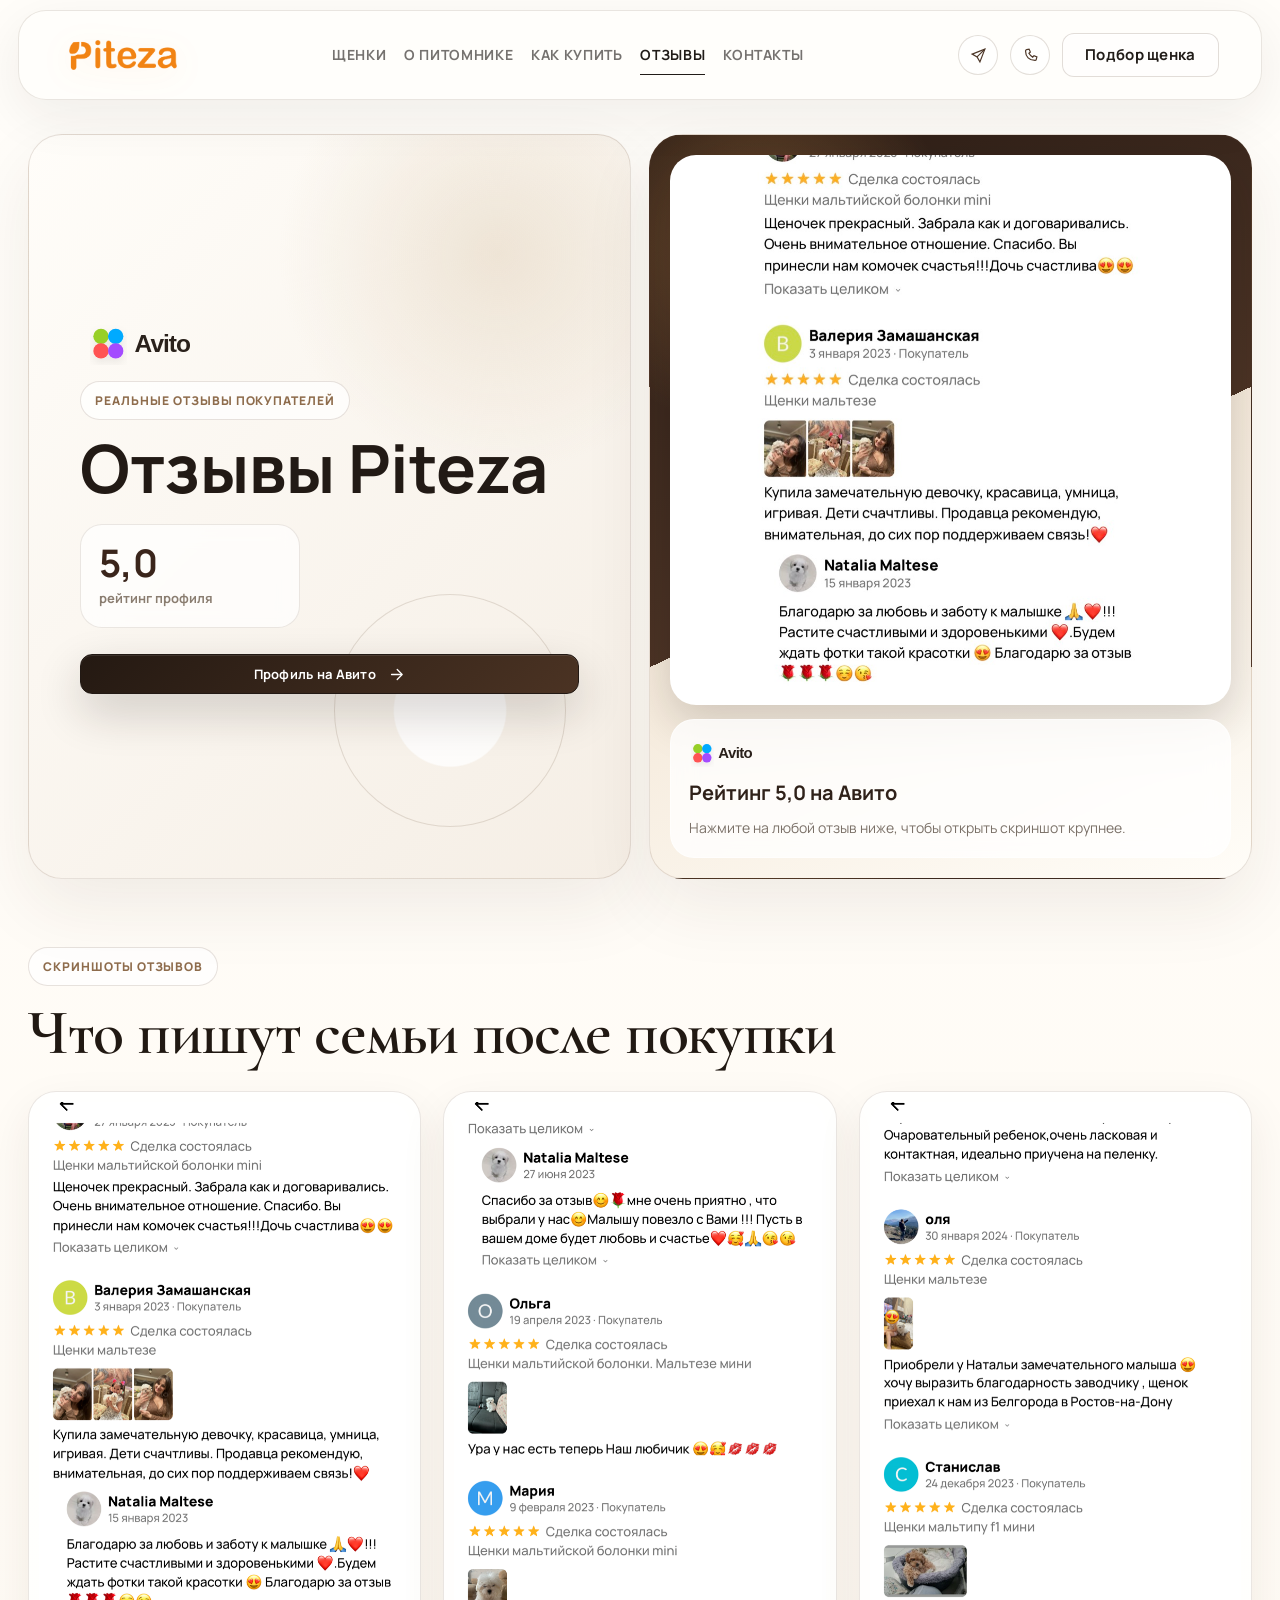
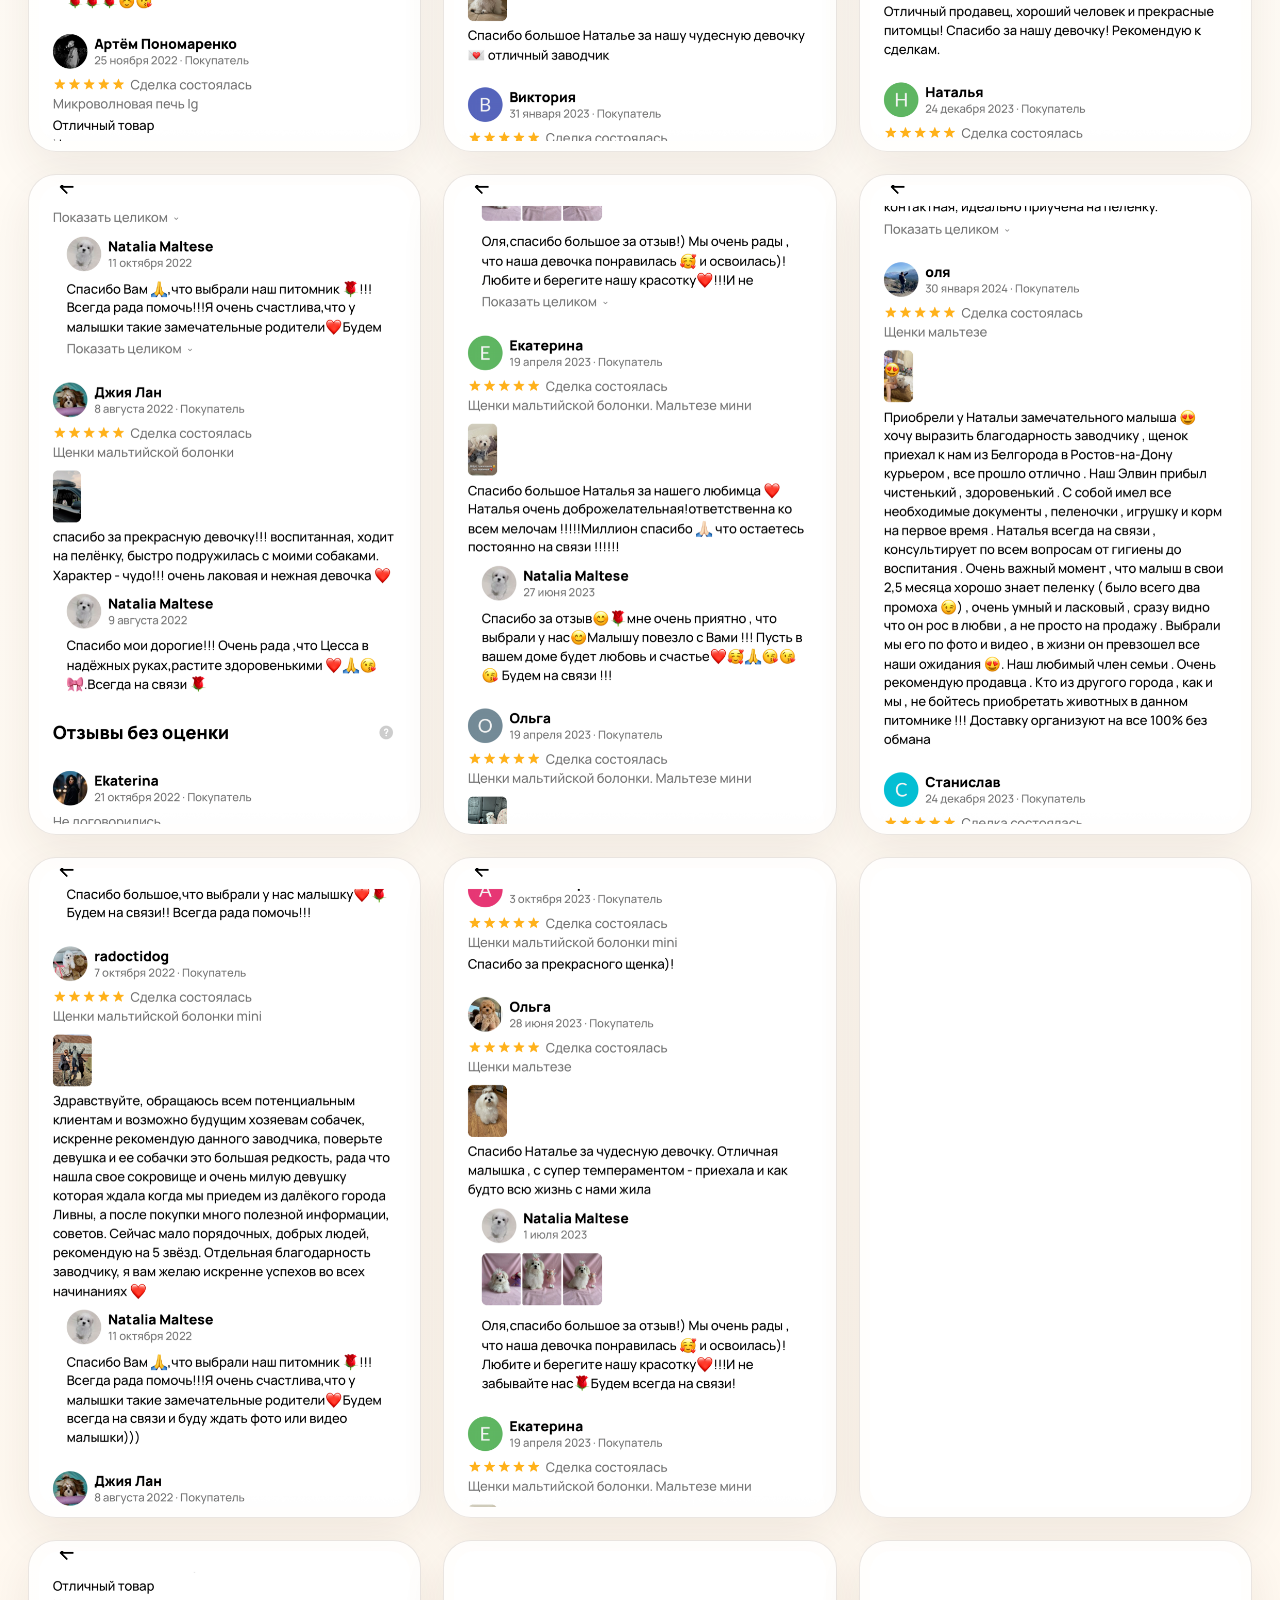
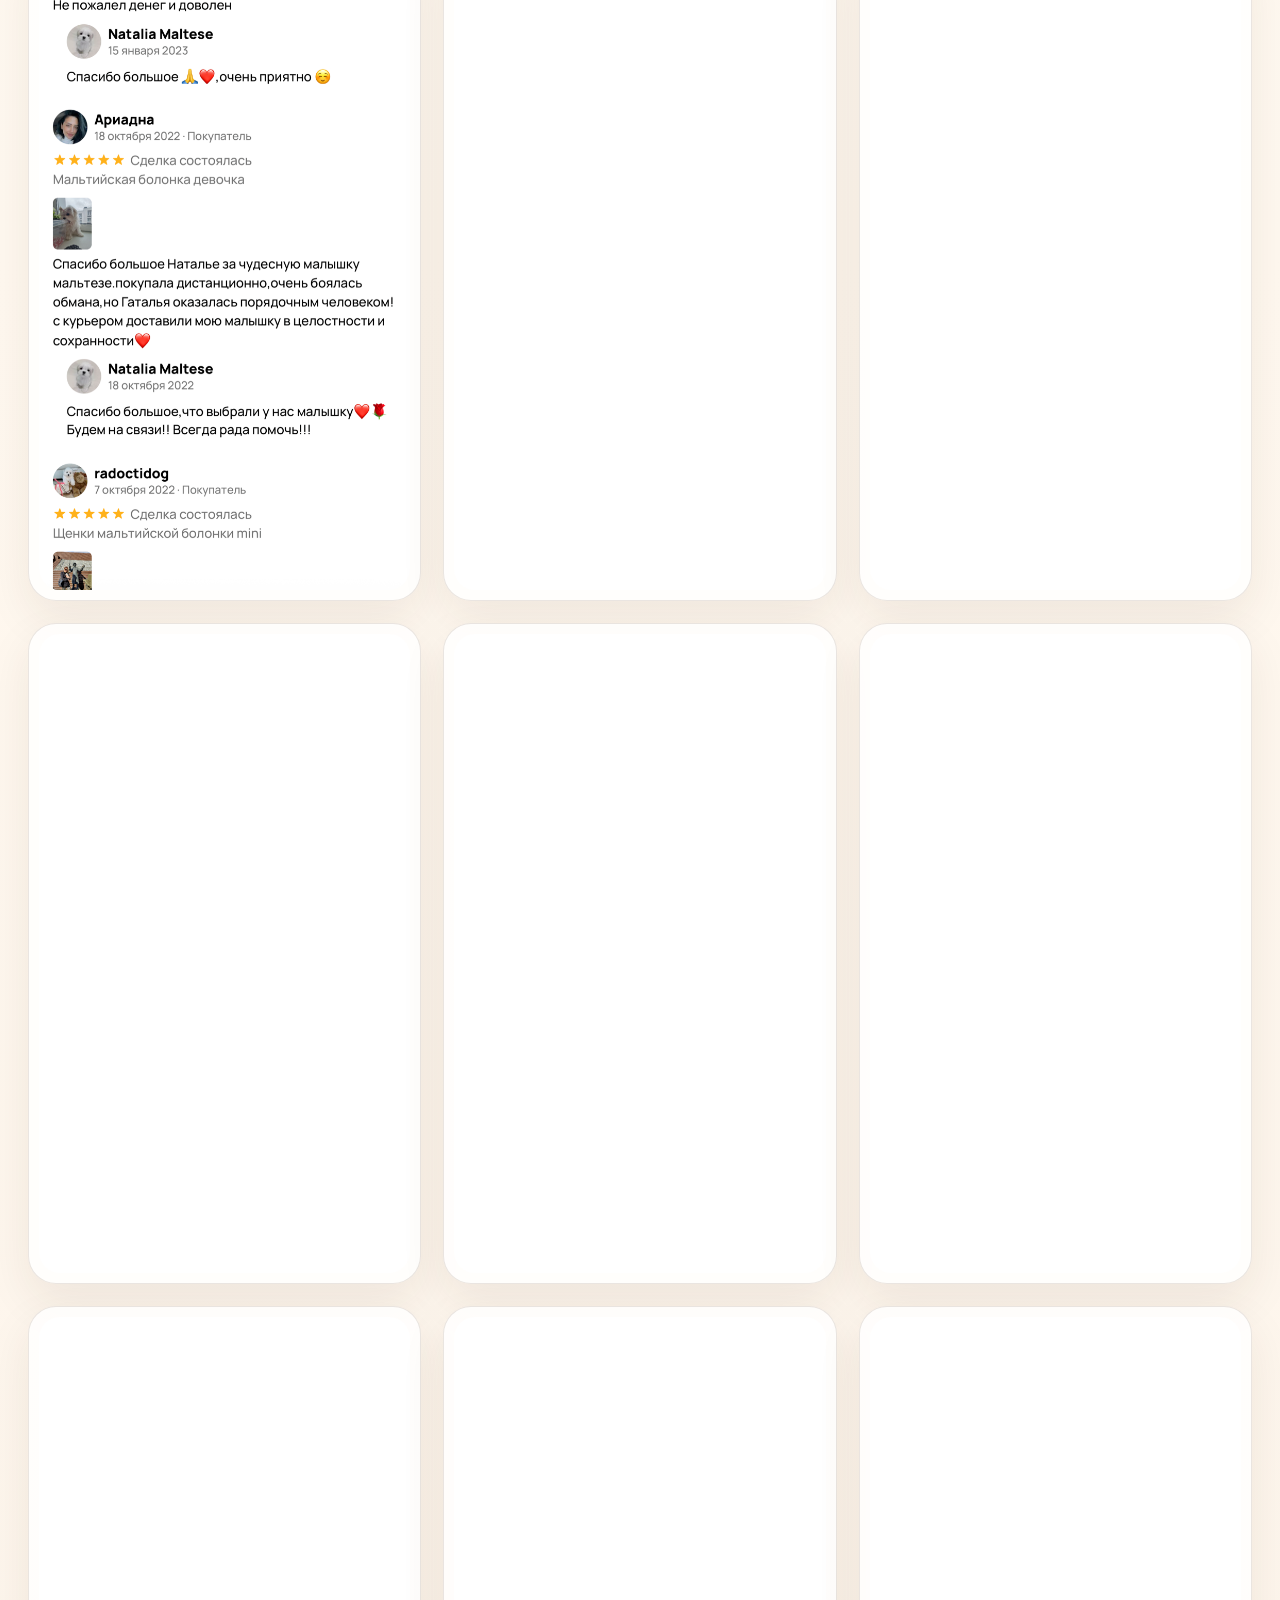
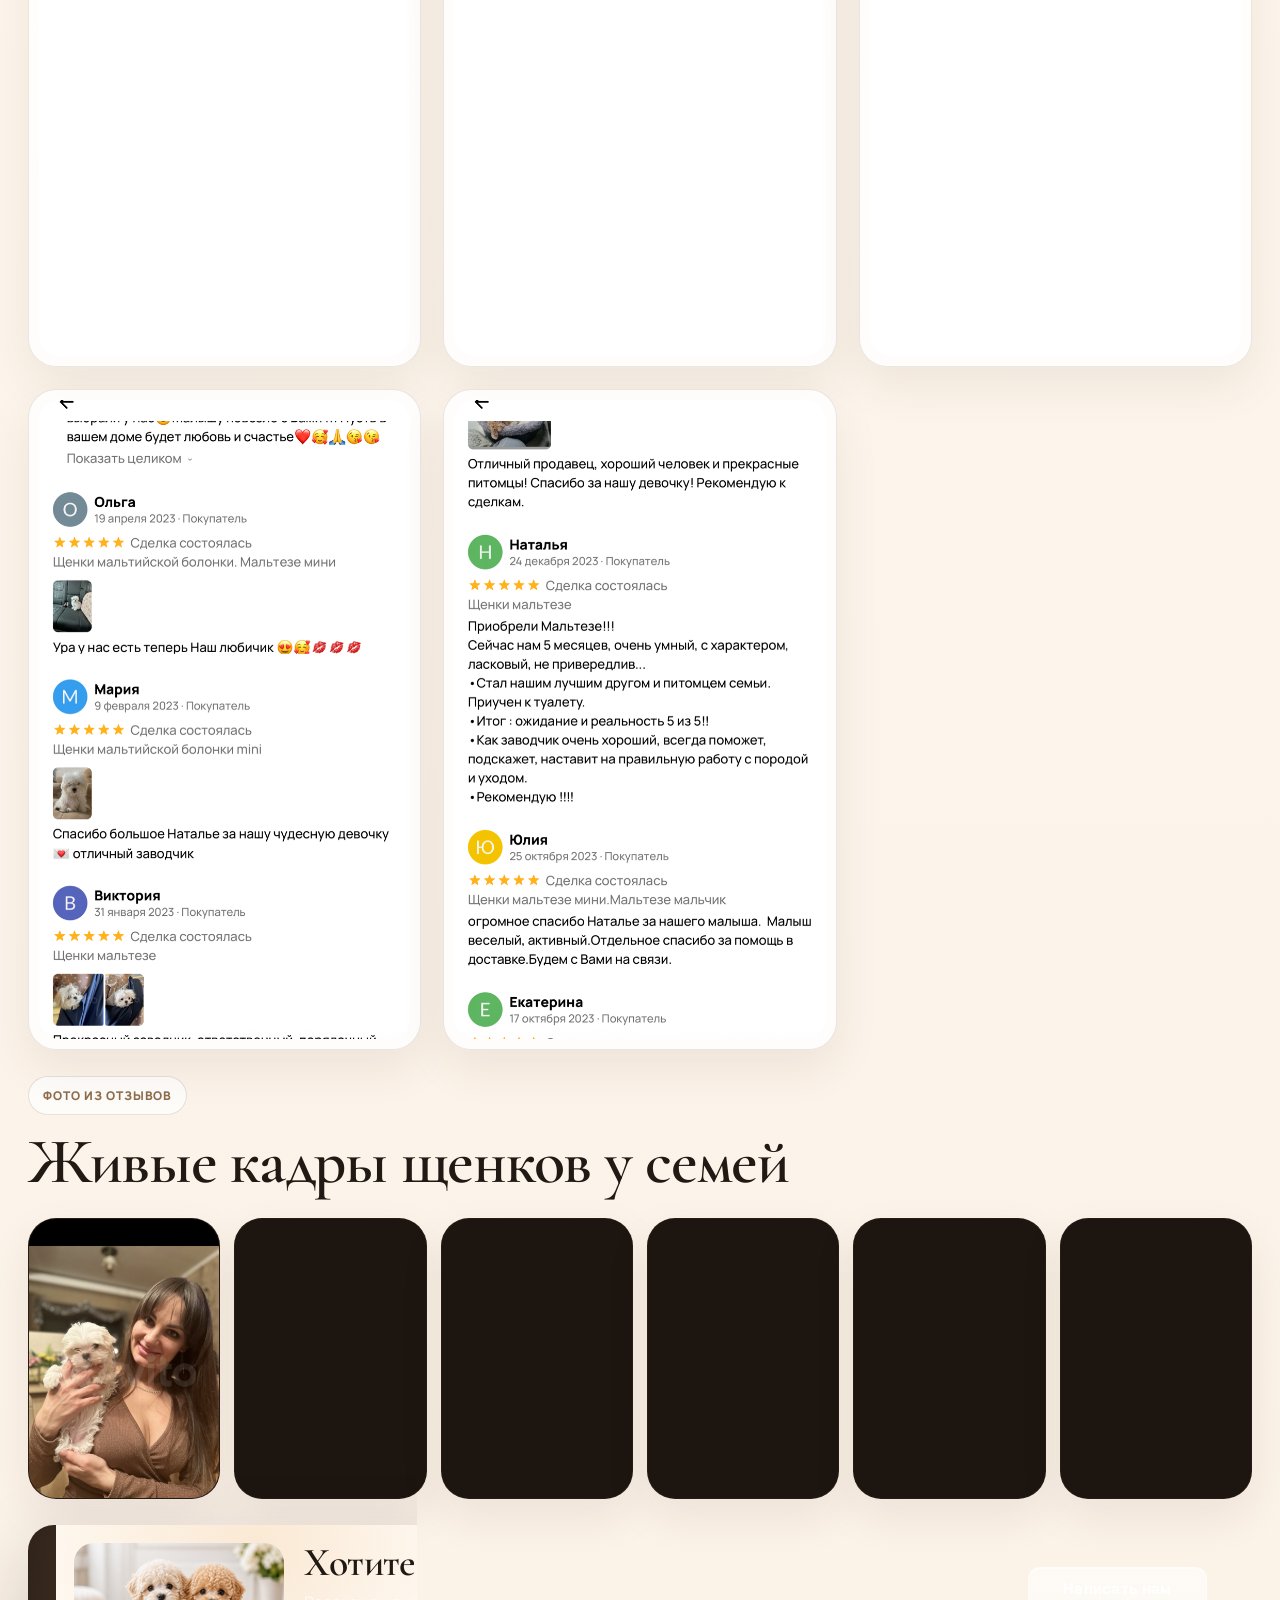
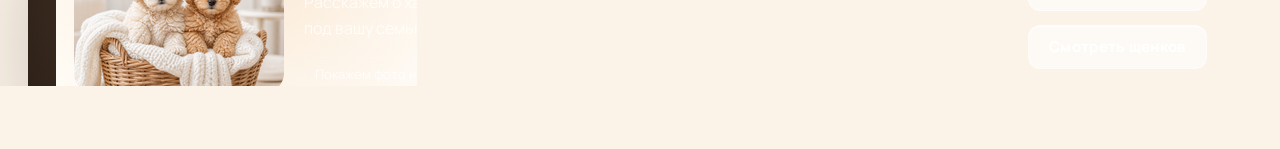
<file: stories.html>
<!DOCTYPE html>

<html lang="ru">
<head>
<meta charset="utf-8"/>
<meta content="width=device-width, initial-scale=1.0" name="viewport"/>
<title>PITEZA — отзывы с Авито</title>
<meta content="Реальные отзывы покупателей PITEZA с Авито: скриншоты, рейтинг, фото щенков и впечатления семей." name="description"/>
<meta content="#fcfaf7" name="theme-color"/>
<meta content="website" property="og:type"/>
<meta content="PITEZA — отзывы с Авито" property="og:title"/>
<meta content="Реальные отзывы покупателей PITEZA с Авито: скриншоты, рейтинг, фото щенков и впечатления семей." property="og:description"/>
<meta content="assets/images/avito-reviews/avito-review-hero.png" property="og:image"/>
<link href="favicon.svg" rel="icon" type="image/svg+xml"/>
<link rel="preconnect" href="https://fonts.googleapis.com"/>
<link rel="preconnect" href="https://fonts.gstatic.com" crossorigin/>
<link href="https://fonts.googleapis.com/css2?family=Cormorant+Garamond:wght@500;600;700&amp;family=Manrope:wght@400;500;600;700;800&amp;display=swap" rel="stylesheet"/>
<link href="assets/css/styles.css" rel="stylesheet"/>
</head>
<body class="stories-page avito-reviews-page">
<header class="header">
<div class="container header-inner">
<a class="logo brand-logo" href="index.html"><img src="assets/images/brand/piteza-logo-orange.png" alt="Piteza" decoding="async"/></a>
<nav class="nav"><a class="" href="puppies.html">Щенки</a><a class="" href="about.html">О питомнике</a><a class="" href="how-to-buy.html">Как купить</a><a class="active" href="stories.html">Отзывы</a><a class="" href="contact.html">Контакты</a></nav>
<div class="header-actions">
<span aria-hidden="true" class="circle-btn"><svg class="icon" fill="none" stroke="currentColor" stroke-width="1.7" viewbox="0 0 24 24"><path d="M21 3 10 14"></path><path d="m21 3-7 18-4-7-7-4 18-7Z"></path></svg></span>
<span aria-hidden="true" class="circle-btn"><svg class="icon" fill="none" stroke="currentColor" stroke-width="1.7" viewbox="0 0 24 24"><path d="M6.5 3.8 10 3l1.8 4.1-2.1 1.8a15.7 15.7 0 0 0 5.4 5.4l1.8-2.1L21 14l-.8 3.5c-.2.9-1 1.5-1.9 1.5C10.2 19 5 13.8 5 5.7c0-.9.6-1.7 1.5-1.9Z"></path></svg></span>
<a class="cta-outline" href="contact.html">Подбор щенка</a>
</div>
</div>
</header>
<main class="page">
<section class="container section avito-hero">
<article class="avito-hero-copy">
<img class="avito-brand-mark" src="assets/images/brand/avito-logo.svg" alt="Avito" decoding="async"/>
<span class="eyebrow">Реальные отзывы покупателей</span>
<h1>Отзывы Piteza</h1>
<div class="avito-metrics" aria-label="Рейтинг профиля Авито">
<div><strong>5,0</strong><span>рейтинг профиля</span></div>
</div>
<div class="card-actions"><a class="cta-dark" href="https://www.avito.ru/user/eb57ad0f316bf24cfe95c923ed87a6eb/profile?src=sharing" target="_blank" rel="noopener">Профиль на Авито <svg class="icon" fill="none" stroke="currentColor" stroke-linecap="round" stroke-linejoin="round" stroke-width="1.8" viewbox="0 0 24 24"><path d="M5 12h14"></path><path d="m13 5 7 7-7 7"></path></svg></a></div>
</article>
<article class="avito-proof-panel">
<div class="avito-proof-main avito-proof-main-hero">
<img alt="Скриншот отзыва покупателя с Авито" decoding="async" src="assets/images/avito-reviews/avito-review-hero.png"/>
</div>
<div class="avito-proof-note">
<img class="avito-logo-small" src="assets/images/brand/avito-logo.svg" alt="Avito" decoding="async"/>
<strong>Рейтинг 5,0 на Авито</strong>
<p>Нажмите на любой отзыв ниже, чтобы открыть скриншот крупнее.</p>
</div>
</article>
</section>
<section class="container section avito-section">
<div class="section-head avito-section-head">
<div>
<span class="eyebrow">Скриншоты отзывов</span>
<h2>Что пишут семьи после покупки</h2>
</div>
</div>
<div class="avito-review-wall">
<a class="avito-review-shot" href="assets/images/avito-reviews/avito-review-01.png" target="_blank" rel="noopener" aria-label="Открыть отзыв Avito 1"><img alt="Скриншот отзыва покупателя с Avito 1" decoding="async" loading="lazy" src="assets/images/avito-reviews/avito-review-01.png"/></a>
<a class="avito-review-shot" href="assets/images/avito-reviews/avito-review-04.png" target="_blank" rel="noopener" aria-label="Открыть отзыв Avito 2"><img alt="Скриншот отзыва покупателя с Avito 2" decoding="async" loading="lazy" src="assets/images/avito-reviews/avito-review-04.png"/></a>
<a class="avito-review-shot" href="assets/images/avito-reviews/avito-review-06.png" target="_blank" rel="noopener" aria-label="Открыть отзыв Avito 3"><img alt="Скриншот отзыва покупателя с Avito 3" decoding="async" loading="lazy" src="assets/images/avito-reviews/avito-review-06.png"/></a>
<a class="avito-review-shot" href="assets/images/avito-reviews/avito-review-08.png" target="_blank" rel="noopener" aria-label="Открыть отзыв Avito 4"><img alt="Скриншот отзыва покупателя с Avito 4" decoding="async" loading="lazy" src="assets/images/avito-reviews/avito-review-08.png"/></a>
<a class="avito-review-shot" href="assets/images/avito-reviews/avito-review-09.png" target="_blank" rel="noopener" aria-label="Открыть отзыв Avito 5"><img alt="Скриншот отзыва покупателя с Avito 5" decoding="async" loading="lazy" src="assets/images/avito-reviews/avito-review-09.png"/></a>
<a class="avito-review-shot" href="assets/images/avito-reviews/avito-review-10.png" target="_blank" rel="noopener" aria-label="Открыть отзыв Avito 6"><img alt="Скриншот отзыва покупателя с Avito 6" decoding="async" loading="lazy" src="assets/images/avito-reviews/avito-review-10.png"/></a>
<a class="avito-review-shot" href="assets/images/avito-reviews/avito-review-12.png" target="_blank" rel="noopener" aria-label="Открыть отзыв Avito 7"><img alt="Скриншот отзыва покупателя с Avito 7" decoding="async" loading="lazy" src="assets/images/avito-reviews/avito-review-12.png"/></a>
<a class="avito-review-shot" href="assets/images/avito-reviews/avito-review-13.png" target="_blank" rel="noopener" aria-label="Открыть отзыв Avito 8"><img alt="Скриншот отзыва покупателя с Avito 8" decoding="async" loading="lazy" src="assets/images/avito-reviews/avito-review-13.png"/></a>
<a class="avito-review-shot" href="assets/images/avito-reviews/avito-review-14.png" target="_blank" rel="noopener" aria-label="Открыть отзыв Avito 9"><img alt="Скриншот отзыва покупателя с Avito 9" decoding="async" loading="lazy" src="assets/images/avito-reviews/avito-review-14.png"/></a>
<a class="avito-review-shot" href="assets/images/avito-reviews/avito-review-15.png" target="_blank" rel="noopener" aria-label="Открыть отзыв Avito 10"><img alt="Скриншот отзыва покупателя с Avito 10" decoding="async" loading="lazy" src="assets/images/avito-reviews/avito-review-15.png"/></a>
<a class="avito-review-shot" href="assets/images/avito-reviews/avito-review-16.png" target="_blank" rel="noopener" aria-label="Открыть отзыв Avito 11"><img alt="Скриншот отзыва покупателя с Avito 11" decoding="async" loading="lazy" src="assets/images/avito-reviews/avito-review-16.png"/></a>
<a class="avito-review-shot" href="assets/images/avito-reviews/avito-review-17.png" target="_blank" rel="noopener" aria-label="Открыть отзыв Avito 12"><img alt="Скриншот отзыва покупателя с Avito 12" decoding="async" loading="lazy" src="assets/images/avito-reviews/avito-review-17.png"/></a>
<a class="avito-review-shot" href="assets/images/avito-reviews/avito-review-19.png" target="_blank" rel="noopener" aria-label="Открыть отзыв Avito 13"><img alt="Скриншот отзыва покупателя с Avito 13" decoding="async" loading="lazy" src="assets/images/avito-reviews/avito-review-19.png"/></a>
<a class="avito-review-shot" href="assets/images/avito-reviews/avito-review-20.png" target="_blank" rel="noopener" aria-label="Открыть отзыв Avito 14"><img alt="Скриншот отзыва покупателя с Avito 14" decoding="async" loading="lazy" src="assets/images/avito-reviews/avito-review-20.png"/></a>
<a class="avito-review-shot" href="assets/images/avito-reviews/avito-review-21.png" target="_blank" rel="noopener" aria-label="Открыть отзыв Avito 15"><img alt="Скриншот отзыва покупателя с Avito 15" decoding="async" loading="lazy" src="assets/images/avito-reviews/avito-review-21.png"/></a>
<a class="avito-review-shot" href="assets/images/avito-reviews/avito-review-22.png" target="_blank" rel="noopener" aria-label="Открыть отзыв Avito 16"><img alt="Скриншот отзыва покупателя с Avito 16" decoding="async" loading="lazy" src="assets/images/avito-reviews/avito-review-22.png"/></a>
<a class="avito-review-shot" href="assets/images/avito-reviews/avito-review-23.png" target="_blank" rel="noopener" aria-label="Открыть отзыв Avito 17"><img alt="Скриншот отзыва покупателя с Avito 17" decoding="async" loading="lazy" src="assets/images/avito-reviews/avito-review-23.png"/></a>
<a class="avito-review-shot" href="assets/images/avito-reviews/avito-review-24.png" target="_blank" rel="noopener" aria-label="Открыть отзыв Avito 18"><img alt="Скриншот отзыва покупателя с Avito 18" decoding="async" loading="lazy" src="assets/images/avito-reviews/avito-review-24.png"/></a>
<a class="avito-review-shot" href="assets/images/avito-reviews/avito-review-25.png" target="_blank" rel="noopener" aria-label="Открыть отзыв Avito 19"><img alt="Скриншот отзыва покупателя с Avito 19" decoding="async" loading="lazy" src="assets/images/avito-reviews/avito-review-25.png"/></a>
<a class="avito-review-shot" href="assets/images/avito-reviews/avito-review-27.png" target="_blank" rel="noopener" aria-label="Открыть отзыв Avito 20"><img alt="Скриншот отзыва покупателя с Avito 20" decoding="async" loading="lazy" src="assets/images/avito-reviews/avito-review-27.png"/></a>
</div>
</section>
<section class="container section avito-photos-section">
<div class="section-head avito-section-head">
<div>
<span class="eyebrow">Фото из отзывов</span>
<h2>Живые кадры щенков у семей</h2>
</div>
</div>
<div class="avito-photo-strip">
<a href="assets/images/avito-reviews/avito-review-02.png" target="_blank" rel="noopener"><img alt="Фото щенка из отзыва Avito 1" decoding="async" loading="lazy" src="assets/images/avito-reviews/avito-review-02.png"/></a>
<a href="assets/images/avito-reviews/avito-review-03.png" target="_blank" rel="noopener"><img alt="Фото щенка из отзыва Avito 2" decoding="async" loading="lazy" src="assets/images/avito-reviews/avito-review-03.png"/></a>
<a href="assets/images/avito-reviews/avito-review-05.png" target="_blank" rel="noopener"><img alt="Фото щенка из отзыва Avito 3" decoding="async" loading="lazy" src="assets/images/avito-reviews/avito-review-05.png"/></a>
<a href="assets/images/avito-reviews/avito-review-07.png" target="_blank" rel="noopener"><img alt="Фото щенка из отзыва Avito 4" decoding="async" loading="lazy" src="assets/images/avito-reviews/avito-review-07.png"/></a>
<a href="assets/images/avito-reviews/avito-review-11.png" target="_blank" rel="noopener"><img alt="Фото щенка из отзыва Avito 5" decoding="async" loading="lazy" src="assets/images/avito-reviews/avito-review-11.png"/></a>
<a href="assets/images/avito-reviews/avito-review-26.png" target="_blank" rel="noopener"><img alt="Фото щенка из отзыва Avito 6" decoding="async" loading="lazy" src="assets/images/avito-reviews/avito-review-26.png"/></a>
</div>
</section>
<div class="container">
<section class="section footer-cta avito-footer-cta">
<div class="container footer-cta-inner">
<img alt="Щенок в корзине" decoding="async" loading="lazy" src="assets/images/reserve-basket.png"/>
<div>
<h3>Хотите так же спокойно выбрать щенка?</h3>
<p>Расскажем о характере, документах, родителях и поможем подобрать малыша под вашу семью.</p>
<div class="inline-badges">
<span>Покажем фото и видео</span>
<span>Поддержка после переезда</span>
<span>Консультация бесплатно</span>
</div>
</div>
<div class="actions">
<a class="cta-outline" href="contact.html">Написать нам</a>
<a class="cta-outline" href="puppies.html">Смотреть щенков</a>
</div>
</div>
</section>
</div>
</main>
<script src="assets/js/site.js"></script>
</body>
</html>
</file>
<file: assets/css/styles.css>
:root {
  --bg: #ffffff;
  --surface: #ffffff;
  --surface-soft: #f2ede6;
  --surface-muted: #ebe5dc;
  --line: #e3dbd0;
  --line-strong: #d3c7b6;
  --text: #2b2724;
  --muted: #7b746b;
  --accent: #1f1f1f;
  --accent-soft: #2f2e2b;
  --tag-free: #dfead8;
  --tag-free-text: #648157;
  --tag-reserve: #eadfd7;
  --tag-reserve-text: #9a7155;
  --tag-soon: #dbe7f3;
  --tag-soon-text: #6c88a5;
  --radius-lg: 26px;
  --radius-md: 20px;
  --radius-sm: 14px;
  --container: 1440px;
  --shadow-soft: 0 2px 10px rgba(59, 47, 35, 0.03);
}
* { box-sizing: border-box; }
html { scroll-behavior: smooth; }
body {
  margin: 0;
  font-family: Inter, ui-sans-serif, system-ui, -apple-system, BlinkMacSystemFont, "Segoe UI", sans-serif;
  color: var(--text);
  background: #ffffff;
}
a { color: inherit; text-decoration: none; }
img { display: block; max-width: 100%; }
button, input, select, textarea { font: inherit; }
.container { width: min(calc(100% - 56px), var(--container)); margin: 0 auto; }
.page { padding-bottom: 34px; }
.header {
  position: sticky; top: 0; z-index: 10;
  backdrop-filter: blur(14px);
  background: rgba(255, 255, 255, .92);
  border-bottom: 1px solid rgba(227, 219, 208, .75);
}
.header-inner {
  display: grid; grid-template-columns: auto 1fr auto; gap: 28px; align-items: center;
  min-height: 92px;
}
.logo {
  font-family: Georgia, 'Times New Roman', serif; letter-spacing: .18em; font-size: 30px;
}
.logo small {
  display: block; letter-spacing: .12em; font-size: 11px; color: var(--muted); margin-top: 4px; text-transform: lowercase;
}
.nav { display: flex; justify-content: center; flex-wrap: wrap; gap: 30px; }
.nav a { color: #5f5a55; font-size: 16px; }
.nav a.active, .nav a:hover { color: var(--text); }
.header-actions { display: flex; align-items: center; gap: 14px; }
.circle-btn, .icon-chip {
  width: 44px; height: 44px; border-radius: 999px; border: 1px solid var(--line-strong);
  background: var(--surface); display: inline-flex; align-items: center; justify-content: center; color: var(--accent-soft); flex: 0 0 auto;
}
.cta-outline, .cta-dark, .cta-light {
  display: inline-flex; align-items: center; justify-content: center; gap: 12px;
  padding: 0 26px; min-height: 54px; border-radius: 12px; border: 1px solid var(--line-strong); transition: .22s ease;
  white-space: nowrap;
}
.cta-outline { background: transparent; }
.cta-dark { background: var(--accent); border-color: var(--accent); color: #fff; }
.cta-light { background: var(--surface); }
.cta-outline:hover, .cta-light:hover { background: #f5efe7; }
.cta-dark:hover { background: #34312d; }
.icon { width: 19px; height: 19px; display: inline-block; }
.section { margin-top: 26px; }
.hero-panel, .card, .soft-panel, .story-card, .faq-item, .contact-card, .video-card, .footer-cta, .stat-card, .step-card, .detail-box {
  background: var(--surface); border: 1px solid var(--line); border-radius: var(--radius-lg); box-shadow: var(--shadow-soft);
}
.hero-panel { overflow: hidden; }
.hero-grid { display: grid; gap: 14px; }
.home-hero { grid-template-columns: 2.25fr 1.1fr 1.1fr; grid-template-areas: 'main top1 top2' 'main bottom1 reserve'; }
.hero-main { grid-area: main; position: relative; min-height: 470px; }
.hero-small { min-height: 228px; position: relative; }
.reserve-card { grid-area: reserve; min-height: 228px; padding: 36px; background: #eeede6; }
.top1 { grid-area: top1; }
.top2 { grid-area: top2; }
.bottom1 { grid-area: bottom1; }
.cover-img { position: absolute; inset: 0; width: 100%; height: 100%; object-fit: cover; }
.panel-content { position: relative; z-index: 1; padding: 46px 40px; max-width: 470px; }
.home-hero .panel-content h1, .page-hero h1, .breed-hero h1, .stories-hero-copy h1, .consult-hero-copy h1 {
  font-family: Georgia, 'Times New Roman', serif; font-size: clamp(48px, 5vw, 76px); line-height: .96; font-weight: 400; letter-spacing: -.02em; margin: 0 0 22px;
}
.panel-content p, .lead { color: var(--muted); font-size: 18px; line-height: 1.58; margin: 0 0 28px; }
.hero-label { position: absolute; left: 30px; bottom: 24px; z-index: 2; display: flex; gap: 14px; align-items: center; padding-right: 20px; }
.hero-label .circle-btn { background: rgba(255,255,255,.86); }
.hero-copy-small { position: absolute; inset: auto 24px 22px 24px; z-index: 1; color: #fff; text-shadow: 0 1px 8px rgba(0,0,0,.2); }
.hero-copy-small h3 { margin: 0 0 6px; font-family: Georgia, serif; font-size: 22px; font-weight: 400; }
.hero-copy-small p { margin: 0; font-size: 14px; color: rgba(255,255,255,.92); }
.section-head { display: flex; align-items: center; justify-content: space-between; gap: 20px; margin: 28px 0 18px; }
.section-head h2, .section-head h3, .section-title {
  font-family: Georgia, 'Times New Roman', serif; font-weight: 400; font-size: clamp(32px, 3vw, 52px); margin: 0;
}
.section-head .subtle-link, .subtle-link { color: #7b6d61; display: inline-flex; align-items: center; gap: 10px; }
.filters-bar { display: grid; grid-template-columns: 290px 1fr; gap: 14px; margin: 22px 0; }
.filter-button, .search-field, .mini-filter {
  background: var(--surface); border: 1px solid var(--line); border-radius: 14px; min-height: 68px; padding: 0 24px; display: flex; align-items: center; gap: 14px;
}
.filter-button { background: var(--accent); color: #fff; border-color: var(--accent); }
.search-field input { border: 0; outline: none; width: 100%; background: transparent; color: var(--text); }
.feature-duo { display: grid; grid-template-columns: 1fr 1fr; gap: 16px; }
.info-card { padding: 28px 30px; background: #f4efea; border: 1px solid var(--line); border-radius: 22px; min-height: 170px; }
.info-card.alt { background: #edf0e8; }
.info-card h3 { margin: 0 0 12px; font-family: Georgia, serif; font-weight: 400; font-size: 28px; }
.info-card p { margin: 0 0 18px; color: var(--muted); line-height: 1.58; }
.puppy-grid-home { display: grid; grid-template-columns: repeat(3, 1fr); gap: 18px; }
.product-card, .catalog-card { background: var(--surface); border: 1px solid var(--line); border-radius: 18px; overflow: hidden; box-shadow: var(--shadow-soft); }
.product-row { display: grid; grid-template-columns: 1.35fr .85fr; min-height: 246px; }
.product-row img { width: 100%; height: 100%; object-fit: cover; }
.product-info { padding: 22px 22px 18px; display: flex; flex-direction: column; }
.card-topline { display: flex; justify-content: space-between; gap: 10px; align-items: start; }
.card-title { font-family: Georgia, serif; font-size: 32px; margin: 0; font-weight: 400; }
.card-breed { color: #80786d; margin-top: 6px; }
.tag { display: inline-flex; align-items: center; justify-content: center; min-height: 30px; padding: 0 12px; border-radius: 999px; font-size: 13px; }
.tag.free { background: var(--tag-free); color: var(--tag-free-text); }
.tag.reserve { background: var(--tag-reserve); color: var(--tag-reserve-text); }
.tag.soon { background: var(--tag-soon); color: var(--tag-soon-text); }
.meta { color: #8c857c; line-height: 1.55; margin-top: 16px; }
.meta strong { color: var(--text); font-weight: 500; }
.card-actions { margin-top: auto; padding-top: 18px; display: flex; gap: 12px; }
.card-actions .cta-outline, .card-actions .cta-light, .card-actions .cta-dark { min-height: 46px; padding: 0 18px; font-size: 14px; }
.benefit-strip { margin-top: 18px; display: grid; grid-template-columns: repeat(4, 1fr); gap: 0; background: #f4efea; border: 1px solid var(--line); border-radius: 24px; }
.benefit-item { padding: 28px; border-right: 1px solid var(--line); }
.benefit-item:last-child { border-right: 0; }
.benefit-item h4 { margin: 12px 0 10px; font-family: Georgia, serif; font-weight: 400; font-size: 25px; }
.benefit-item p { margin: 0; color: var(--muted); line-height: 1.55; }
.stories-strip { display: grid; grid-template-columns: repeat(3, 1fr); gap: 16px; }
.story-preview { display: grid; grid-template-columns: 150px 1fr; min-height: 180px; overflow: hidden; background: var(--surface); border: 1px solid var(--line); border-radius: 20px; }
.story-preview img { width: 100%; height: 100%; object-fit: cover; }
.story-preview .copy { padding: 22px; }
.story-preview .copy p { color: var(--muted); line-height: 1.55; margin: 0 0 10px; }
.footer-cta { overflow: hidden; background: linear-gradient(90deg, #1f1f1f 0%, #2d2a27 55%, #181716 100%); color: #fff; }
.footer-cta-inner { display: grid; grid-template-columns: 260px 1fr auto; gap: 28px; align-items: center; padding: 20px; }
.footer-cta img { width: 100%; height: 170px; object-fit: cover; border-radius: 18px; }
.footer-cta h3 { font-family: Georgia, serif; font-weight: 400; margin: 0 0 10px; font-size: 44px; }
.footer-cta p { margin: 0 0 16px; color: rgba(255,255,255,.78); max-width: 620px; line-height: 1.6; }
.inline-badges { display: flex; flex-wrap: wrap; gap: 24px; color: rgba(255,255,255,.78); }
.footer-cta .actions { display: flex; flex-direction: column; gap: 14px; }
.footer-cta .cta-outline { color: #fff; border-color: rgba(255,255,255,.3); }
.footer-cta .cta-outline:hover { background: rgba(255,255,255,.06); }
.page-hero { display: grid; grid-template-columns: 1.1fr 1fr; overflow: hidden; min-height: 380px; }
.page-hero .copy, .consult-hero-copy, .stories-hero-copy { padding: 54px 38px; }
.page-hero img, .stories-hero img, .consult-hero img { width: 100%; height: 100%; object-fit: cover; }
.breadcrumbs { display: flex; gap: 12px; color: #988f85; font-size: 14px; margin-bottom: 18px; }
.tabs-pills { display: flex; gap: 12px; flex-wrap: wrap; margin-top: 14px; }
.pill { min-height: 46px; padding: 0 22px; border-radius: 999px; border: 1px solid var(--line); background: var(--surface); display: inline-flex; align-items: center; }
.pill.active { background: var(--accent); color: #fff; border-color: var(--accent); }
.catalog-filters { margin-top: 16px; padding: 16px; display: grid; grid-template-columns: repeat(7, 1fr); gap: 14px; }
.mini-filter { min-height: 74px; flex-direction: column; align-items: start; justify-content: center; padding: 12px 18px; }
.mini-filter span { color: #8b8379; font-size: 14px; }
.mini-filter strong { font-size: 16px; font-weight: 500; }
.reserve-band { display: grid; grid-template-columns: 1fr auto; gap: 22px; align-items: center; padding: 24px 28px; background: #eeeee6; border: 1px solid var(--line); border-radius: 22px; }
.catalog-layout { display: grid; grid-template-columns: 290px 1fr; gap: 18px; margin-top: 18px; }
.catalog-side { padding: 30px; background: #f4efea; border: 1px solid var(--line); border-radius: 20px; }
.catalog-side h3 { font-family: Georgia, serif; font-weight: 400; font-size: 38px; margin: 14px 0; }
.catalog-side ul { padding-left: 18px; color: var(--muted); line-height: 1.75; }
.catalog-grid { display: grid; grid-template-columns: repeat(3, 1fr); gap: 16px; }
.catalog-card img { width: 100%; aspect-ratio: 1.15 / 1; object-fit: cover; }
.catalog-card .body { padding: 18px; }
.catalog-card h4 { margin: 0; font-family: Georgia, serif; font-weight: 400; font-size: 32px; }
.catalog-card .breed { color: #8a8178; margin-top: 6px; }
.catalog-card .info-line { display: flex; gap: 10px; flex-wrap: wrap; color: #8c857c; margin-top: 12px; }
.catalog-card .mini-icons { display: flex; gap: 16px; color: #9b948b; margin: 12px 0 16px; font-size: 14px; }
.split-banner { display: grid; grid-template-columns: 1fr 1.25fr; overflow: hidden; background: #f4efea; border: 1px solid var(--line); border-radius: 22px; }
.split-banner .copy { padding: 34px; }
.split-banner h3 { margin: 0 0 12px; font-family: Georgia, serif; font-weight: 400; font-size: 44px; }
.split-banner p { margin: 0 0 18px; color: var(--muted); line-height: 1.6; }
.split-banner img { width: 100%; height: 100%; object-fit: cover; }
.feature-row-5, .info-grid-4 { display: grid; gap: 16px; }
.feature-row-5 { grid-template-columns: repeat(5, 1fr); }
.info-grid-4 { grid-template-columns: repeat(4, 1fr); }
.mini-stat, .soft-card { padding: 24px; background: #f8f4ef; border: 1px solid var(--line); border-radius: 20px; }
.mini-stat h4, .soft-card h4 { margin: 12px 0 10px; font-family: Georgia, serif; font-size: 28px; font-weight: 400; }
.mini-stat p, .soft-card p { margin: 0; color: var(--muted); line-height: 1.6; }
.duo-banner { display: grid; grid-template-columns: 1fr 1.25fr; gap: 0; background: #f6f2ed; border: 1px solid var(--line); border-radius: 22px; overflow: hidden; }
.duo-banner .copy { padding: 34px; }
.duo-banner ul { padding-left: 18px; color: var(--muted); line-height: 1.8; }
.parent-row { display: grid; grid-template-columns: repeat(3, 1fr); gap: 16px; }
.parent-card { display: grid; grid-template-columns: 180px 1fr; overflow: hidden; background: #f8f4ef; border: 1px solid var(--line); border-radius: 20px; }
.parent-card img { width: 100%; height: 100%; object-fit: cover; }
.parent-card .copy { padding: 18px; }
.kpi-grid { display: grid; grid-template-columns: repeat(4, 1fr); gap: 16px; }
.kpi-card { padding: 22px; text-align: center; background: #f8f4ef; border: 1px solid var(--line); border-radius: 18px; }
.kpi-card strong { display: block; font-family: Georgia, serif; font-size: 44px; font-weight: 400; margin-bottom: 10px; }
.steps-grid { display: grid; grid-template-columns: repeat(5, 1fr); gap: 16px; }
.step-card { background: transparent; border: none; box-shadow: none; text-align: center; padding: 12px; }
.step-icon { width: 92px; height: 92px; border-radius: 999px; border: 1px solid var(--line-strong); display: flex; align-items: center; justify-content: center; margin: 0 auto 18px; background: #fff; position: relative; }
.step-number { position: absolute; bottom: -10px; left: 50%; transform: translateX(-50%); background: #d6b694; color: #fff; min-width: 28px; height: 28px; border-radius: 999px; display: flex; align-items: center; justify-content: center; font-size: 14px; }
.step-card h4 { font-family: Georgia, serif; font-size: 30px; font-weight: 400; margin: 18px 0 10px; }
.step-card p { margin: 0; color: var(--muted); line-height: 1.6; }
.faq-grid { display: grid; grid-template-columns: 1.2fr .8fr; gap: 18px; }
.faq-stack { display: flex; flex-direction: column; gap: 12px; }
.faq-item { overflow: hidden; }
.faq-question { width: 100%; background: transparent; border: 0; padding: 20px 24px; display: flex; justify-content: space-between; align-items: center; cursor: pointer; }
.faq-answer { padding: 0 24px 20px; color: var(--muted); line-height: 1.65; display: none; }
.faq-item.open .faq-answer { display: block; }
.puppy-detail-top { display: grid; grid-template-columns: 1.15fr .95fr; gap: 28px; align-items: start; }
.gallery-panel { background: var(--surface); border: 1px solid var(--line); border-radius: 22px; padding: 18px; }
.main-gallery { position: relative; border-radius: 18px; overflow: hidden; }
.main-gallery img { width: 100%; aspect-ratio: 1.18 / 1; object-fit: cover; }
.gallery-count { position: absolute; left: 18px; bottom: 18px; padding: 10px 14px; background: rgba(17,17,17,.7); color: #fff; border-radius: 10px; }
.gallery-nav { position: absolute; top: 50%; width: calc(100% - 26px); left: 13px; display: flex; justify-content: space-between; transform: translateY(-50%); }
.gallery-thumb-row { display: grid; grid-template-columns: repeat(5, 1fr); gap: 12px; margin-top: 14px; }
.gallery-thumb-row img { width: 100%; aspect-ratio: 1 / 1; object-fit: cover; border-radius: 12px; border: 2px solid transparent; cursor: pointer; }
.gallery-thumb-row img.active { border-color: #b79c80; }
.puppy-meta h1 { font-family: Georgia, serif; font-weight: 400; font-size: 76px; margin: 16px 0 10px; }
.key-table { margin: 24px 0; border-top: 1px solid var(--line); border-bottom: 1px solid var(--line); }
.key-row { display: grid; grid-template-columns: 1fr auto; gap: 20px; padding: 15px 0; border-bottom: 1px solid var(--line); }
.key-row:last-child { border-bottom: 0; }
.puppy-actions { display: flex; gap: 14px; flex-wrap: wrap; margin-top: 20px; }
.tab-bar { margin-top: 22px; display: grid; grid-template-columns: repeat(4, 1fr); gap: 0; background: #f4efea; border: 1px solid var(--line); border-radius: 18px; overflow: hidden; }
.tab-bar a { padding: 22px; text-align: center; border-right: 1px solid var(--line); }
.tab-bar a:last-child { border-right: 0; }
.detail-grid { display: grid; grid-template-columns: 1.1fr .9fr; gap: 18px; margin-top: 24px; }
.detail-box { padding: 26px; }
.detail-box h3 { font-family: Georgia, serif; font-size: 38px; font-weight: 400; margin: 0 0 16px; }
.parents-two { display: grid; grid-template-columns: 1fr 1fr; gap: 16px; }
.person-card { overflow: hidden; border: 1px solid var(--line); border-radius: 18px; background: #f8f4ef; }
.person-card img { width: 100%; height: 240px; object-fit: cover; }
.person-card .copy { padding: 18px; }
.story-hero { display: grid; grid-template-columns: .95fr 1.35fr; gap: 18px; align-items: stretch; }
.story-hero-panel, .story-feature { border: 1px solid var(--line); border-radius: 24px; overflow: hidden; background: var(--surface); }
.story-feature { display: grid; grid-template-columns: 1.1fr .9fr; }
.story-feature .copy { padding: 34px; }
.story-feature h3 { font-family: Georgia, serif; font-size: 46px; font-weight: 400; margin: 0 0 14px; }
.story-mosaic { display: grid; grid-template-columns: repeat(3, 1fr); gap: 16px; margin-top: 18px; }
.mosaic-card { background: var(--surface); border: 1px solid var(--line); border-radius: 20px; overflow: hidden; }
.mosaic-card img { width: 100%; aspect-ratio: 1 / .9; object-fit: cover; }
.mosaic-card .copy { padding: 18px; }
.video-row { display: grid; grid-template-columns: repeat(4, 1fr); gap: 16px; }
.video-card { position: relative; overflow: hidden; }
.video-card img { width: 100%; aspect-ratio: 1.35 / .52; object-fit: cover; }
.video-card .play { position: absolute; inset: 0; display: flex; align-items: center; justify-content: center; }
.consult-hero { display: grid; grid-template-columns: 1fr 1.1fr; gap: 0; overflow: hidden; }
.consult-layout { display: grid; grid-template-columns: 1.2fr .8fr; gap: 18px; margin-top: 18px; }
.form-panel, .contact-stack, .map-panel, .faq-inline { background: var(--surface); border: 1px solid var(--line); border-radius: 24px; }
.form-panel { padding: 30px; }
.form-panel h3, .contact-stack h3, .map-panel h3 { font-family: Georgia, serif; font-size: 42px; font-weight: 400; margin: 0 0 16px; }
.form-grid { display: grid; grid-template-columns: 1fr 1fr; gap: 16px; }
.field { display: flex; flex-direction: column; gap: 10px; }
.field label { color: #776e64; }
.field input, .field select, .field textarea { min-height: 56px; border: 1px solid var(--line); border-radius: 12px; padding: 0 16px; outline: none; background: #fff; }
.field textarea { min-height: 118px; padding-top: 14px; resize: vertical; }
.contact-stack { padding: 18px; display: flex; flex-direction: column; gap: 14px; }
.contact-card { padding: 22px; display: grid; grid-template-columns: 52px 1fr auto; gap: 16px; align-items: center; box-shadow: none; }
.timeline-mini { margin-top: 18px; padding: 24px; background: #f8f4ef; border: 1px solid var(--line); border-radius: 22px; }
.timeline-track { display: grid; grid-template-columns: repeat(4, 1fr); gap: 14px; align-items: start; }
.timeline-point { display: flex; gap: 14px; align-items: start; }
.map-grid { display: grid; grid-template-columns: .8fr 1.2fr; gap: 0; overflow: hidden; }
.map-side { padding: 28px; background: #f8f4ef; }
.map-fake { min-height: 340px; background: radial-gradient(circle at 58% 50%, rgba(0,0,0,.08) 0 80px, transparent 80px), linear-gradient(135deg, #f2ebe1, #efe7de 44%, #f7f2ec);
  position: relative; }
.map-fake::after { content: 'P'; position: absolute; left: 58%; top: 49%; transform: translate(-50%, -50%); width: 52px; height: 52px; border-radius: 999px; background: #1f1f1f; color: #fff; display: flex; align-items: center; justify-content: center; font-family: Georgia, serif; font-size: 28px; }
.footer-space { height: 20px; }
@media (max-width: 1250px) {
  .home-hero, .catalog-layout, .feature-row-5, .info-grid-4, .steps-grid, .video-row, .timeline-track, .consult-layout, .faq-grid, .benefit-strip, .kpi-grid, .parent-row, .puppy-grid-home, .catalog-grid, .stories-strip, .story-mosaic { grid-template-columns: repeat(2, 1fr); }
  .page-hero, .split-banner, .duo-banner, .story-hero, .story-feature, .consult-hero, .page-hero, .puppy-detail-top, .detail-grid, .map-grid, .footer-cta-inner { grid-template-columns: 1fr; }
  .catalog-filters { grid-template-columns: repeat(3, 1fr); }
  .footer-cta .actions { flex-direction: row; flex-wrap: wrap; }
}
@media (max-width: 920px) {
  .container { width: min(calc(100% - 24px), var(--container)); }
  .header-inner { grid-template-columns: 1fr; padding: 16px 0 20px; }
  .nav { justify-content: start; gap: 18px; overflow-x: auto; padding-bottom: 4px; }
  .header-actions { justify-content: space-between; }
  .home-hero, .feature-duo, .puppy-grid-home, .benefit-strip, .catalog-filters, .catalog-layout, .catalog-grid, .feature-row-5, .info-grid-4, .parent-row, .kpi-grid, .steps-grid, .faq-grid, .stories-strip, .story-mosaic, .video-row, .consult-layout, .form-grid, .timeline-track, .footer-cta-inner, .gallery-thumb-row, .detail-grid, .parents-two, .tab-bar { grid-template-columns: 1fr; }
  .home-hero { grid-template-areas: 'main' 'top1' 'top2' 'bottom1' 'reserve'; }
  .filters-bar, .story-preview, .product-row, .parent-card { grid-template-columns: 1fr; }
  .hero-main, .hero-small, .reserve-card { min-height: 320px; }
  .page-hero .copy, .consult-hero-copy, .stories-hero-copy, .panel-content { padding: 28px 22px; }
  .home-hero .panel-content h1, .page-hero h1, .breed-hero h1, .stories-hero-copy h1, .consult-hero-copy h1, .puppy-meta h1 { font-size: 48px; }
  .section-head h2, .section-title { font-size: 34px; }
  .reserve-band { grid-template-columns: 1fr; }
}

/* ==============================
   PITEZA premium multi-page refresh
   Structure is preserved. This layer upgrades visual design, cards,
   typography, spacing, animations and mobile behavior.
   ============================== */
:root {
  --bg: #fbf7f1;
  --bg-2: #f7efe6;
  --surface: rgba(255,255,255,.88);
  --surface-solid: #fffdf9;
  --surface-soft: #f7efe6;
  --surface-muted: #eee2d5;
  --line: rgba(102, 78, 54, .13);
  --line-strong: rgba(102, 78, 54, .24);
  --text: #211c18;
  --muted: #73685f;
  --muted-2: #9b8c7c;
  --accent: #221914;
  --accent-soft: #4d3728;
  --gold: #b78a5d;
  --gold-dark: #8d6846;
  --cream: #fff9f2;
  --sage: #e8eee3;
  --rose: #f1e3dc;
  --blue-soft: #e5edf4;
  --tag-free: #eaf3e3;
  --tag-free-text: #496d3f;
  --tag-reserve: #f2e4da;
  --tag-reserve-text: #8a5c3f;
  --tag-soon: #e6eef6;
  --tag-soon-text: #536f8d;
  --font-sans: 'Manrope', Inter, ui-sans-serif, system-ui, -apple-system, BlinkMacSystemFont, 'Segoe UI', sans-serif;
  --font-serif: 'Cormorant Garamond', Georgia, 'Times New Roman', serif;
  --radius-xl: 36px;
  --radius-lg: 30px;
  --radius-md: 22px;
  --radius-sm: 15px;
  --container: 1360px;
  --shadow-soft: 0 18px 60px rgba(57, 39, 23, .08);
  --shadow-card: 0 24px 70px rgba(57, 39, 23, .12);
  --shadow-hover: 0 34px 95px rgba(57, 39, 23, .16);
}

* { box-sizing: border-box; }
html { scroll-behavior: smooth; }
body {
  min-height: 100vh;
  font-family: var(--font-sans);
  font-size: 16px;
  line-height: 1.55;
  color: var(--text);
  background:
    radial-gradient(circle at 8% 5%, rgba(183,138,93,.13), transparent 32vw),
    radial-gradient(circle at 94% 8%, rgba(244,225,209,.55), transparent 34vw),
    linear-gradient(180deg, #fffaf4 0%, #fbf7f1 42%, #fffdf9 100%);
  -webkit-font-smoothing: antialiased;
  text-rendering: optimizeLegibility;
}
body::before {
  content: '';
  position: fixed;
  inset: 0;
  pointer-events: none;
  opacity: .045;
  z-index: -1;
  background-image: url("data:image/svg+xml,%3Csvg xmlns='http://www.w3.org/2000/svg' width='140' height='140' viewBox='0 0 140 140'%3E%3Cfilter id='n'%3E%3CfeTurbulence type='fractalNoise' baseFrequency='.75' numOctaves='2' stitchTiles='stitch'/%3E%3C/filter%3E%3Crect width='140' height='140' filter='url(%23n)' opacity='.48'/%3E%3C/svg%3E");
}

a { transition: color .25s ease, border-color .25s ease, background .25s ease, transform .25s ease, opacity .25s ease; }
img { height: auto; }
.container { width: min(calc(100% - 64px), var(--container)); }
.page { padding: 24px 0 48px; }
.section { margin-top: 34px; }

.header {
  top: 14px;
  z-index: 50;
  width: min(calc(100% - 40px), 1420px);
  margin: 0 auto;
  border: 1px solid rgba(102,78,54,.14);
  border-radius: 999px;
  background: rgba(255, 252, 247, .76);
  box-shadow: 0 16px 52px rgba(43, 32, 23, .07);
  backdrop-filter: blur(22px) saturate(150%);
  -webkit-backdrop-filter: blur(22px) saturate(150%);
}
.header.scrolled { box-shadow: 0 18px 58px rgba(43, 32, 23, .12); }
.header-inner {
  min-height: 76px;
  gap: 26px;
  padding: 0 18px 0 26px;
}
.logo {
  position: relative;
  font-family: var(--font-serif);
  font-weight: 700;
  font-size: 31px;
  letter-spacing: .14em;
  line-height: .9;
  color: #1f1712;
}
.logo small {
  font-family: var(--font-sans);
  font-size: 9px;
  font-weight: 700;
  line-height: 1.2;
  letter-spacing: .22em;
  color: var(--gold-dark);
  text-transform: uppercase;
}
.nav { gap: clamp(12px, 1.8vw, 28px); align-items: center; }
.nav a {
  position: relative;
  font-size: 13px;
  font-weight: 700;
  letter-spacing: .045em;
  color: rgba(33, 28, 24, .62);
  text-transform: uppercase;
}
.nav a::after {
  content: '';
  position: absolute;
  left: 0;
  right: 0;
  bottom: -9px;
  height: 1px;
  background: currentColor;
  transform: scaleX(0);
  transform-origin: center;
  transition: transform .28s ease;
}
.nav a:hover,
.nav a.active { color: var(--text); }
.nav a:hover::after,
.nav a.active::after { transform: scaleX(1); }
.header-actions { gap: 10px; }
.circle-btn,
.icon-chip {
  border-color: rgba(102,78,54,.18);
  background: rgba(255,255,255,.62);
  box-shadow: inset 0 1px 0 rgba(255,255,255,.75);
  transition: transform .28s ease, box-shadow .28s ease, border-color .28s ease, background .28s ease;
}
.circle-btn:hover,
.icon-chip:hover { transform: translateY(-2px); border-color: rgba(183,138,93,.42); box-shadow: 0 12px 30px rgba(83,58,35,.1); }

.nav-toggle {
  display: none;
  width: 48px;
  height: 48px;
  border: 1px solid var(--line-strong);
  border-radius: 999px;
  background: rgba(255,255,255,.72);
  color: var(--text);
  align-items: center;
  justify-content: center;
  cursor: pointer;
}
.nav-toggle span,
.nav-toggle span::before,
.nav-toggle span::after {
  display: block;
  width: 18px;
  height: 1.5px;
  background: currentColor;
  border-radius: 999px;
  transition: transform .25s ease, opacity .25s ease;
}
.nav-toggle span::before,
.nav-toggle span::after { content: ''; position: relative; }
.nav-toggle span::before { top: -6px; }
.nav-toggle span::after { top: 5px; }
body.nav-open .nav-toggle span { transform: rotate(45deg); }
body.nav-open .nav-toggle span::before { transform: translateY(6px) rotate(90deg); }
body.nav-open .nav-toggle span::after { opacity: 0; }

.cta-outline,
.cta-dark,
.cta-light {
  min-height: 52px;
  padding: 0 24px;
  border-radius: 999px;
  font-size: 14px;
  font-weight: 700;
  letter-spacing: .02em;
  box-shadow: inset 0 1px 0 rgba(255,255,255,.72);
}
.cta-dark {
  border-color: var(--accent);
  background: linear-gradient(135deg, #241912 0%, #4b3323 100%);
  color: #fff;
  box-shadow: 0 18px 46px rgba(36,25,18,.2), inset 0 1px 0 rgba(255,255,255,.1);
}
.cta-dark:hover { background: linear-gradient(135deg, #352319 0%, #68472f 100%); transform: translateY(-2px); box-shadow: 0 24px 60px rgba(36,25,18,.25); }
.cta-outline,
.cta-light {
  border-color: rgba(102,78,54,.19);
  background: rgba(255,255,255,.6);
  color: var(--text);
}
.cta-outline:hover,
.cta-light:hover { background: #fff7ec; border-color: rgba(183,138,93,.48); transform: translateY(-2px); }
.subtle-link {
  font-weight: 800;
  font-size: 14px;
  color: var(--gold-dark) !important;
  letter-spacing: .02em;
}
.subtle-link:hover { color: var(--accent) !important; transform: translateX(3px); }

.hero-panel,
.card,
.soft-panel,
.story-card,
.faq-item,
.contact-card,
.video-card,
.footer-cta,
.stat-card,
.step-card,
.detail-box,
.product-card,
.catalog-card,
.info-card,
.soft-card,
.mini-stat,
.gallery-panel,
.form-panel,
.contact-stack,
.map-panel,
.faq-inline,
.story-hero-panel,
.story-feature,
.mosaic-card,
.parent-card,
.person-card,
.kpi-card,
.catalog-side,
.reserve-band,
.split-banner,
.duo-banner {
  border: 1px solid rgba(102,78,54,.14);
  background: rgba(255,253,249,.82);
  box-shadow: var(--shadow-soft);
}
.hero-panel,
.product-card,
.catalog-card,
.story-preview,
.mosaic-card,
.video-card,
.parent-card,
.person-card,
.gallery-panel,
.story-feature,
.story-hero-panel { overflow: hidden; }

/* Editorial hero */
.home-hero { gap: 18px; grid-template-columns: 1.75fr .82fr .82fr; }
.hero-main { min-height: 610px; border-radius: var(--radius-xl); }
.hero-small,
.reserve-card { min-height: 296px; border-radius: var(--radius-lg); }
.hero-main::before,
.hero-small::before,
.page-hero::before,
.consult-hero::before,
.story-feature::before,
.split-banner::before,
.duo-banner::before {
  content: '';
  position: absolute;
  inset: 0;
  z-index: 1;
  pointer-events: none;
}
.hero-main::before { background: linear-gradient(90deg, rgba(255,250,244,.92) 0%, rgba(255,250,244,.78) 36%, rgba(255,250,244,.08) 74%); }
.hero-small::before { background: linear-gradient(180deg, transparent 35%, rgba(23,18,14,.64) 100%); }
.hero-main.hero-main-clean {
  isolation: isolate;
  background:
    radial-gradient(circle at top right, rgba(233, 220, 205, .72) 0%, rgba(233, 220, 205, 0) 34%),
    radial-gradient(circle at bottom left, rgba(243, 234, 225, .92) 0%, rgba(243, 234, 225, 0) 42%),
    linear-gradient(135deg, #fdf9f5 0%, #f5ece2 54%, #efe5da 100%);
}
.hero-main.hero-main-clean::before {
  background: linear-gradient(135deg, rgba(255,255,255,.22) 0%, rgba(255,255,255,.06) 100%);
}
.hero-main.hero-main-clean .panel-content {
  max-width: 720px;
}
.hero-main-clean-decor {
  position: absolute;
  inset: 26px 28px 26px auto;
  width: min(34%, 320px);
  min-width: 250px;
  z-index: 1;
  pointer-events: none;
}
.hero-clean-frame,
.hero-clean-orbit,
.hero-clean-line,
.hero-clean-chip,
.hero-clean-emblem {
  position: absolute;
}
.hero-clean-frame {
  inset: 0;
  border-radius: 34px;
  background: linear-gradient(180deg, rgba(255,255,255,.34), rgba(255,255,255,.08));
  border: 1px solid rgba(111, 85, 61, .09);
  box-shadow: inset 0 1px 0 rgba(255,255,255,.7);
}
.hero-clean-frame::before,
.hero-clean-frame::after {
  content: '';
  position: absolute;
  border-radius: 999px;
}
.hero-clean-frame::before {
  width: 132px;
  height: 132px;
  top: 24px;
  right: 26px;
  background: radial-gradient(circle, rgba(255,255,255,.62) 0%, rgba(255,255,255,.1) 52%, rgba(255,255,255,0) 72%);
}
.hero-clean-frame::after {
  width: 180px;
  height: 180px;
  left: 18px;
  bottom: 20px;
  background: radial-gradient(circle, rgba(212, 190, 169, .24) 0%, rgba(212, 190, 169, 0) 68%);
}
.hero-clean-orbit {
  border-radius: 999px;
  border: 1px solid rgba(123, 95, 67, .14);
}
.hero-clean-orbit.orbit-a {
  width: 158px;
  height: 158px;
  right: 26px;
  top: 18px;
}
.hero-clean-orbit.orbit-b {
  width: 108px;
  height: 108px;
  left: 20px;
  bottom: 38px;
  border-color: rgba(184, 143, 99, .18);
}
.hero-clean-line {
  left: 42px;
  top: 82px;
  width: 126px;
  height: 1px;
  background: linear-gradient(90deg, rgba(124,95,67,0) 0%, rgba(124,95,67,.2) 35%, rgba(124,95,67,.05) 100%);
}
.hero-clean-chip {
  height: 38px;
  border-radius: 999px;
  background: rgba(255, 252, 248, .78);
  border: 1px solid rgba(111, 85, 61, .08);
  box-shadow: 0 12px 26px rgba(75,51,34,.06);
}
.hero-clean-chip::before,
.hero-clean-chip::after {
  content: '';
  position: absolute;
  top: 50%;
  transform: translateY(-50%);
}
.hero-clean-chip::before {
  left: 12px;
  width: 8px;
  height: 8px;
  border-radius: 999px;
  background: rgba(176, 134, 94, .75);
}
.hero-clean-chip::after {
  left: 28px;
  right: 14px;
  height: 1px;
  background: linear-gradient(90deg, rgba(111,85,61,.24), rgba(111,85,61,.08));
}
.hero-clean-chip.chip-a {
  top: 34px;
  left: 18px;
  width: 126px;
}
.hero-clean-chip.chip-b {
  right: 20px;
  bottom: 34px;
  width: 148px;
}
.hero-clean-emblem {
  display: grid;
  place-items: center;
  width: 88px;
  height: 88px;
  right: 68px;
  top: 108px;
  border-radius: 999px;
  color: #805f45;
  background: linear-gradient(180deg, rgba(255,255,255,.95), rgba(249,243,236,.72));
  border: 1px solid rgba(111, 85, 61, .12);
  box-shadow: 0 20px 36px rgba(75,51,34,.09), inset 0 1px 0 rgba(255,255,255,.92);
}
.hero-clean-emblem::before {
  content: '';
  position: absolute;
  inset: 12px;
  border-radius: 999px;
  border: 1px solid rgba(176, 134, 94, .18);
}
.hero-clean-paw {
  width: 30px;
  height: 30px;
}
.cover-img { z-index: 0; transition: transform .9s cubic-bezier(.2,.7,.2,1), filter .6s ease; }
.hero-panel:hover .cover-img,
.catalog-card:hover > img,
.product-card:hover img,
.story-preview:hover img,
.mosaic-card:hover img,
.video-card:hover img { transform: scale(1.045); }
.panel-content {
  z-index: 2;
  max-width: 560px;
  padding: 58px 52px;
}
.home-hero .panel-content h1,
.page-hero h1,
.breed-hero h1,
.stories-hero-copy h1,
.consult-hero-copy h1,
.puppy-meta h1 {
  font-family: var(--font-serif);
  font-weight: 700;
  letter-spacing: -.045em;
  line-height: .86;
  font-size: clamp(56px, 6.2vw, 104px);
  color: #1f1712;
}
.panel-content p,
.lead {
  font-size: 17px;
  line-height: 1.72;
  color: #5c5149;
  max-width: 560px;
}
.hero-label {
  z-index: 3;
  left: 34px;
  bottom: 32px;
  padding: 12px 18px 12px 12px;
  border: 1px solid rgba(102,78,54,.13);
  border-radius: 999px;
  background: rgba(255, 252, 247, .74);
  box-shadow: 0 16px 42px rgba(56,39,25,.12);
  backdrop-filter: blur(14px);
}
.hero-label strong { font-weight: 800; }
.hero-copy-small { z-index: 2; inset: auto 26px 24px 26px; text-shadow: none; }
.hero-copy-small h3 { font-family: var(--font-serif); font-size: 35px; font-weight: 700; letter-spacing: -.025em; }
.hero-copy-small p { font-size: 14px; font-weight: 600; color: rgba(255,255,255,.82); }
.reserve-card {
  position: relative;
  padding: 34px;
  background: linear-gradient(145deg, rgba(255,252,247,.92), rgba(237,223,207,.9));
}
.reserve-card::after {
  content: '';
  position: absolute;
  right: -52px;
  top: -52px;
  width: 170px;
  height: 170px;
  border-radius: 999px;
  background: rgba(183,138,93,.16);
}
.reserve-card h3 { font-family: var(--font-serif) !important; letter-spacing: -.02em; }

.section-head { margin: 52px 0 22px; }
.section-head h2,
.section-head h3,
.section-title,
.form-panel h3,
.contact-stack h3,
.map-panel h3,
.detail-box h3,
.split-banner h3,
.story-feature h3,
.footer-cta h3,
.catalog-side h3,
.info-card h3,
.soft-card h4,
.mini-stat h4,
.benefit-item h4,
.step-card h4,
.catalog-card h4,
.card-title,
.story-preview strong {
  font-family: var(--font-serif);
  font-weight: 700;
  letter-spacing: -.025em;
  color: #211913;
}
.section-head h2,
.section-title { font-size: clamp(40px, 4vw, 72px); line-height: .92; }
.section-head > a { align-self: end; }

.filters-bar { margin: 32px 0 20px; grid-template-columns: 300px 1fr; gap: 16px; }
.filter-button,
.search-field,
.mini-filter {
  min-height: 66px;
  border-radius: 999px;
  border-color: rgba(102,78,54,.14);
  background: rgba(255,255,255,.72);
  box-shadow: 0 12px 38px rgba(57,39,23,.05);
}
.filter-button { background: linear-gradient(135deg, #241912, #4d3525); color: #fff; border-color: transparent; }
.search-field input::placeholder { color: rgba(33,28,24,.43); }

.feature-duo { gap: 18px; }
.info-card {
  min-height: 210px;
  padding: 34px;
  border-radius: 30px;
  background: linear-gradient(145deg, rgba(255,253,249,.9), rgba(248,240,231,.82));
}
.info-card.alt { background: linear-gradient(145deg, rgba(255,253,249,.92), rgba(235,241,229,.82)); }
.info-card h3 { font-size: 38px; line-height: .98; }
.info-card p,
.soft-card p,
.mini-stat p,
.benefit-item p,
.catalog-side ul,
.split-banner p,
.duo-banner ul,
.detail-box p,
.field label,
.story-preview .copy p,
.mosaic-card .copy p { color: var(--muted); }

/* Premium puppy cards */
.puppy-grid-home { gap: 22px; }
.product-card,
.catalog-card {
  position: relative;
  border-radius: 32px;
  background: rgba(255,253,249,.93);
  box-shadow: 0 18px 60px rgba(57,39,23,.08);
  transform: translateZ(0);
  transition: transform .36s cubic-bezier(.2,.7,.2,1), box-shadow .36s ease, border-color .36s ease;
}
.product-card:hover,
.catalog-card:hover,
.story-preview:hover,
.mosaic-card:hover,
.soft-card:hover,
.contact-card:hover,
.person-card:hover,
.parent-card:hover {
  transform: translateY(-7px);
  border-color: rgba(183,138,93,.34);
  box-shadow: var(--shadow-hover);
}
.product-row { grid-template-columns: 1fr; min-height: 0; }
.product-row img {
  width: 100%;
  height: auto;
  aspect-ratio: 1.12 / 1;
  object-fit: cover;
  transition: transform .65s cubic-bezier(.2,.7,.2,1);
}
.product-info,
.catalog-card .body {
  position: relative;
  padding: 24px 24px 26px;
  background:
    linear-gradient(180deg, rgba(255,253,249,.97), rgba(255,249,242,.92));
}
.card-topline { align-items: flex-start; }
.card-title,
.catalog-card h4 { font-size: 38px; line-height: .95; }
.card-breed,
.catalog-card .breed {
  margin-top: 8px;
  color: var(--gold-dark);
  font-size: 13px;
  font-weight: 800;
  letter-spacing: .08em;
  text-transform: uppercase;
}
.card-topline > .circle-btn,
.card-favorite {
  width: 30px !important;
  height: 30px !important;
  min-width: 30px;
  color: rgba(70, 48, 34, .78);
}
.card-topline > .circle-btn .icon,
.card-favorite .icon {
  width: 14px;
  height: 14px;
}
.tag {
  min-height: 32px;
  padding: 0 13px;
  border: 1px solid rgba(255,255,255,.6);
  font-size: 12px;
  font-weight: 800;
  letter-spacing: .045em;
  text-transform: uppercase;
  box-shadow: inset 0 1px 0 rgba(255,255,255,.64);
}
.card-price {
  margin-top: 12px;
  font-family: var(--font-sans);
  font-size: 23px;
  line-height: 1.05;
  font-weight: 800;
  letter-spacing: 0;
  color: #2b1f18;
  font-variant-numeric: lining-nums tabular-nums;
}
.meta,
.catalog-card .info-line,
.catalog-card .mini-icons {
  color: rgba(33,28,24,.58);
  font-size: 14px;
  line-height: 1.65;
}
.catalog-card img {
  width: 100%;
  aspect-ratio: 1.05 / 1;
  object-fit: cover;
  transition: transform .65s cubic-bezier(.2,.7,.2,1);
}
.catalog-card .mini-icons {
  padding-top: 12px;
  border-top: 1px solid rgba(102,78,54,.12);
}
.card-actions { gap: 10px; align-items: center; }
.card-actions .cta-outline,
.card-actions .cta-light,
.card-actions .cta-dark { flex: 1; min-height: 48px; }
.card-actions .circle-btn { font-weight: 800; }

.benefit-strip {
  margin-top: 22px;
  border-radius: 32px;
  overflow: hidden;
  background: rgba(255,250,244,.82);
}
.benefit-item { padding: 30px; }
.benefit-item h4 { font-size: 31px; line-height: 1; }
.soft-card,
.mini-stat,
.kpi-card,
.detail-box,
.form-panel,
.contact-stack,
.map-panel,
.faq-inline,
.timeline-mini {
  border-radius: 28px;
  background: rgba(255,253,249,.84);
}
.soft-card,
.mini-stat { padding: 30px; }
.soft-card h4,
.mini-stat h4 { font-size: 33px; line-height: .98; }

/* Inner pages */
.page-hero,
.consult-hero,
.story-hero-panel,
.story-feature,
.split-banner,
.duo-banner {
  position: relative;
  border-radius: var(--radius-xl);
}
.page-hero,
.consult-hero { min-height: 460px; }
.page-hero .copy,
.consult-hero-copy,
.stories-hero-copy { padding: 64px 58px; }
.page-hero img,
.consult-hero img,
.story-feature img,
.split-banner img,
.duo-banner img { transition: transform .75s cubic-bezier(.2,.7,.2,1); }
.page-hero:hover img,
.consult-hero:hover img,
.story-feature:hover img,
.split-banner:hover img,
.duo-banner:hover img { transform: scale(1.035); }
.breadcrumbs {
  font-size: 12px;
  font-weight: 800;
  letter-spacing: .08em;
  text-transform: uppercase;
  color: var(--gold-dark);
}
.tabs-pills { gap: 10px; margin-top: 22px; }
.pill {
  min-height: 44px;
  border-radius: 999px;
  font-size: 13px;
  font-weight: 800;
  letter-spacing: .04em;
  background: rgba(255,255,255,.66);
}
.pill.active { background: linear-gradient(135deg, #241912, #4d3525); }
.catalog-filters {
  padding: 18px;
  border-radius: 32px;
  background: rgba(255,253,249,.72);
  border: 1px solid rgba(102,78,54,.12);
  grid-template-columns: repeat(auto-fit, minmax(145px, 1fr));
}
.catalog-layout { grid-template-columns: 315px 1fr; gap: 22px; }
.catalog-side {
  position: sticky;
  top: 112px;
  align-self: start;
  padding: 34px;
  border-radius: 32px;
  background: linear-gradient(145deg, rgba(255,252,247,.92), rgba(242,231,219,.88));
}
.catalog-side h3 { font-size: 43px; line-height: .95; }
.catalog-grid { gap: 22px; }
.reserve-band {
  padding: 28px 32px;
  border-radius: 30px;
  background: linear-gradient(135deg, rgba(250,243,234,.96), rgba(232,238,227,.84));
}
.split-banner,
.duo-banner { background: rgba(255,253,249,.84); }
.split-banner .copy,
.duo-banner .copy { padding: 52px; }
.split-banner h3 { font-size: clamp(42px, 4vw, 68px); line-height: .9; }
.feature-row-5,
.info-grid-4,
.kpi-grid,
.parent-row,
.steps-grid,
.video-row,
.story-mosaic,
.stories-strip { gap: 22px; }
.parent-card { grid-template-columns: 185px 1fr; border-radius: 30px; }
.parent-card .copy,
.person-card .copy,
.mosaic-card .copy { padding: 24px; }
.kpi-card strong { font-family: var(--font-serif); font-weight: 700; color: var(--accent); }
.step-card { border-radius: 28px; background: rgba(255,253,249,.64); padding: 24px; }
.step-icon { border-color: rgba(183,138,93,.22); box-shadow: 0 18px 44px rgba(57,39,23,.08); }
.step-number { background: var(--gold); }

/* Puppy detail */
.puppy-detail-top { gap: 34px; }
.gallery-panel { padding: 18px; border-radius: 34px; }
.main-gallery { border-radius: 26px; }
.main-gallery img { aspect-ratio: 1.12 / 1; }
.gallery-thumb-row { gap: 12px; }
.gallery-thumb-row img { border-radius: 18px; opacity: .72; transition: opacity .22s ease, transform .22s ease, border-color .22s ease; }
.gallery-thumb-row img:hover,
.gallery-thumb-row img.active { opacity: 1; transform: translateY(-2px); border-color: var(--gold); }
.puppy-meta .tag { margin-bottom: 8px; }
.key-row { padding: 17px 0; }
.key-row span:first-child { color: var(--muted); }
.key-row span:last-child { font-weight: 800; }
.tab-bar { border-radius: 24px; background: rgba(255,253,249,.78); }
.tab-bar a { font-weight: 800; font-size: 14px; }
.tab-bar a:hover { background: rgba(183,138,93,.1); }
.detail-box { padding: 34px; }
.detail-box h3 { font-size: 46px; line-height: .95; }
.person-card { border-radius: 28px; }

/* Stories and contact */
.story-preview { border-radius: 30px; background: rgba(255,253,249,.86); }
.story-preview img { transition: transform .65s cubic-bezier(.2,.7,.2,1); }
.story-feature h3 { font-size: clamp(40px, 4vw, 64px); line-height: .92; }
.video-card { border-radius: 28px; }
.video-card::after {
  content: '';
  position: absolute;
  inset: 0;
  background: linear-gradient(180deg, transparent 42%, rgba(33,25,18,.32));
  pointer-events: none;
}
.form-grid { gap: 18px; }
.field input,
.field select,
.field textarea {
  min-height: 60px;
  border-radius: 18px;
  border-color: rgba(102,78,54,.14);
  background: rgba(255,255,255,.72);
  transition: border-color .22s ease, box-shadow .22s ease, background .22s ease;
}
.field input:focus,
.field select:focus,
.field textarea:focus { border-color: rgba(183,138,93,.54); box-shadow: 0 0 0 4px rgba(183,138,93,.12); background: #fff; }
.contact-card { border-radius: 24px; background: rgba(255,253,249,.72); }
.map-fake { border-radius: 0 28px 28px 0; }
.faq-item { border-radius: 24px; }
.faq-question {
  font-weight: 800;
  text-align: left;
}
.faq-question span:last-child { color: var(--gold-dark); }
.faq-answer { color: var(--muted); }

.footer-cta {
  position: relative;
  border: 0;
  border-radius: var(--radius-xl);
  background:
    radial-gradient(circle at 18% 20%, rgba(183,138,93,.42), transparent 24vw),
    linear-gradient(135deg, #1d1511 0%, #3a271b 58%, #160f0c 100%);
  box-shadow: 0 26px 80px rgba(29,21,17,.2);
}
.footer-cta-inner { padding: 24px; }
.footer-cta img { height: 190px; border-radius: 28px; }
.footer-cta h3 { font-size: clamp(40px, 4vw, 66px); line-height: .9; }
.inline-badges span {
  padding: 8px 12px;
  border: 1px solid rgba(255,255,255,.14);
  border-radius: 999px;
}

/* Motion */
.reveal {
  opacity: 0;
  transform: translateY(24px);
  transition: opacity .7s ease, transform .7s cubic-bezier(.2,.7,.2,1);
}
.reveal.is-visible { opacity: 1; transform: none; }
@media (prefers-reduced-motion: reduce) {
  *, *::before, *::after { transition: none !important; animation: none !important; scroll-behavior: auto !important; }
  .reveal { opacity: 1; transform: none; }
}

@media (max-width: 1250px) {
  .header { width: min(calc(100% - 28px), 1420px); }
  .home-hero { grid-template-columns: 1.45fr 1fr; grid-template-areas: 'main top1' 'main top2' 'bottom1 reserve'; }
  .hero-main { min-height: 610px; }
  .catalog-layout { grid-template-columns: 1fr; }
  .catalog-side { position: relative; top: auto; }
  .catalog-grid,
  .puppy-grid-home,
  .story-mosaic,
  .stories-strip { grid-template-columns: repeat(2, 1fr); }
  .feature-row-5,
  .steps-grid,
  .video-row,
  .info-grid-4,
  .benefit-strip,
  .kpi-grid,
  .parent-row { grid-template-columns: repeat(2, 1fr); }
  .benefit-item:nth-child(2n) { border-right: 0; }
  .parent-card { grid-template-columns: 160px 1fr; }
}

@media (max-width: 920px) {
  .container { width: min(calc(100% - 28px), var(--container)); }
  .page { padding-top: 14px; }
  .header {
    top: 10px;
    width: min(calc(100% - 20px), 1420px);
    border-radius: 28px;
  }
  .header-inner {
    grid-template-columns: 1fr auto;
    min-height: 68px;
    padding: 10px 12px 10px 18px;
    gap: 12px;
  }
  .nav-toggle { display: inline-flex; grid-column: 2; grid-row: 1; }
  .nav {
    grid-column: 1 / -1;
    display: grid;
    grid-template-columns: 1fr;
    gap: 0;
    overflow: hidden;
    max-height: 0;
    padding: 0;
    transition: max-height .32s ease, padding .32s ease;
  }
  body.nav-open .nav { max-height: 480px; padding: 8px 0 6px; }
  .nav a {
    padding: 14px 4px;
    border-top: 1px solid rgba(102,78,54,.11);
  }
  .nav a::after { display: none; }
  .header-actions {
    grid-column: 1 / -1;
    display: none;
    justify-content: stretch;
  }
  body.nav-open .header-actions { display: flex; }
  .header-actions .circle-btn { display: none; }
  .header-actions .cta-outline { width: 100%; }

  .home-hero { grid-template-areas: 'main' 'top1' 'top2' 'bottom1' 'reserve'; grid-template-columns: 1fr; }
  .hero-main { min-height: 620px; }
  .hero-main::before { background: linear-gradient(180deg, rgba(255,250,244,.9) 0%, rgba(255,250,244,.76) 42%, rgba(255,250,244,.08) 100%); }
  .hero-small,
  .reserve-card { min-height: 320px; }
  .panel-content,
  .page-hero .copy,
  .consult-hero-copy,
  .stories-hero-copy,
  .split-banner .copy,
  .duo-banner .copy { padding: 32px 24px; }
  .home-hero .panel-content h1,
  .page-hero h1,
  .breed-hero h1,
  .stories-hero-copy h1,
  .consult-hero-copy h1,
  .puppy-meta h1 { font-size: clamp(52px, 15vw, 74px); line-height: .88; }
  .section-head { align-items: flex-start; flex-direction: column; }
  .section-head h2,
  .section-title { font-size: clamp(42px, 11vw, 60px); }
  .filters-bar,
  .feature-duo,
  .puppy-grid-home,
  .catalog-grid,
  .stories-strip,
  .story-mosaic,
  .feature-row-5,
  .info-grid-4,
  .parent-row,
  .kpi-grid,
  .steps-grid,
  .faq-grid,
  .benefit-strip,
  .video-row,
  .consult-layout,
  .form-grid,
  .timeline-track,
  .footer-cta-inner,
  .detail-grid,
  .parents-two,
  .catalog-layout,
  .page-hero,
  .split-banner,
  .duo-banner,
  .story-hero,
  .story-feature,
  .consult-hero,
  .puppy-detail-top,
  .map-grid,
  .tab-bar { grid-template-columns: 1fr; }
  .benefit-item { border-right: 0; border-bottom: 1px solid rgba(102,78,54,.12); }
  .benefit-item:last-child { border-bottom: 0; }
  .story-preview,
  .parent-card { grid-template-columns: 1fr; }
  .story-preview img { min-height: 260px; }
  .catalog-filters { grid-template-columns: 1fr 1fr; }
  .footer-cta .actions { flex-direction: column; }
  .footer-cta .actions a { width: 100%; }
  .timeline-mini { padding: 22px; }
  .map-fake { min-height: 280px; border-radius: 0 0 28px 28px; }
}

@media (max-width: 520px) {
  .container { width: min(calc(100% - 22px), var(--container)); }
  .logo { font-size: 26px; }
  .logo small { font-size: 8px; }
  .section { margin-top: 26px; }
  .hero-main { min-height: 560px; }
  .hero-label { left: 16px; right: 16px; bottom: 16px; border-radius: 22px; }
  .hero-copy-small h3 { font-size: 31px; }
  .catalog-filters { grid-template-columns: 1fr; }
  .catalog-card .body,
  .product-info,
  .soft-card,
  .mini-stat,
  .detail-box,
  .form-panel,
  .info-card,
  .benefit-item,
  .catalog-side { padding: 22px; }
  .card-title,
  .catalog-card h4 { font-size: 34px; }
  .card-actions { flex-direction: column; align-items: stretch; }
  .card-actions .circle-btn { width: 100% !important; border-radius: 999px; }
  .main-gallery img { aspect-ratio: 1 / 1.1; }
  .gallery-thumb-row { grid-template-columns: repeat(5, 1fr); gap: 7px; }
  .gallery-thumb-row img { border-radius: 12px; }
  .footer-cta-inner { padding: 14px; }
  .footer-cta img { height: 220px; }
  .contact-card { grid-template-columns: 44px 1fr; }
  .contact-card > a, .contact-card > .cta-outline { grid-column: 1 / -1; }
}

/* ==========================================================
   Compact premium refinement
   Сохраняет многостраничную структуру, но убирает чрезмерный масштаб.
   ========================================================== */
:root {
  --container: 1240px;
  --radius-xl: 28px;
  --radius-lg: 24px;
  --radius-md: 18px;
  --radius-sm: 12px;
  --shadow-soft: 0 10px 34px rgba(57, 39, 23, .055);
  --shadow-card: 0 16px 46px rgba(57, 39, 23, .085);
  --shadow-hover: 0 22px 62px rgba(57, 39, 23, .12);
}
body { font-size: 15px; line-height: 1.55; }
.container { width: min(calc(100% - 56px), var(--container)); }
.page { padding: 18px 0 38px; }
.section { margin-top: 26px; }

.header {
  top: 10px;
  width: min(calc(100% - 36px), 1300px);
  border-radius: 28px;
}
.header-inner {
  min-height: 64px;
  padding: 0 14px 0 22px;
  gap: 20px;
}
.logo { font-size: 25px; letter-spacing: .13em; }
.logo small { font-size: 8px; letter-spacing: .18em; margin-top: 5px; }
.nav { gap: clamp(10px, 1.45vw, 22px); }
.nav a { font-size: 12px; letter-spacing: .04em; }
.circle-btn,
.icon-chip { width: 40px; height: 40px; }
.icon { width: 17px; height: 17px; }
.cta-outline,
.cta-dark,
.cta-light {
  min-height: 44px;
  padding: 0 20px;
  border-radius: 12px;
  font-size: 14px;
}
.header-actions { gap: 8px; }

.hero-grid { gap: 12px; }
.home-hero { grid-template-columns: 1.75fr .95fr .95fr; }
.hero-main { min-height: 405px; }
.hero-small,
.reserve-card { min-height: 196px; }
.reserve-card { padding: 26px; }
.reserve-card h3 { font-size: 32px !important; line-height: 1.02 !important; }
.panel-content { padding: 34px 34px; max-width: 430px; }
.home-hero .panel-content h1,
.page-hero h1,
.breed-hero h1,
.stories-hero-copy h1,
.consult-hero-copy h1 {
  font-size: clamp(40px, 4.15vw, 62px);
  line-height: .95;
  margin-bottom: 16px;
}
.panel-content p,
.lead { font-size: 16px; line-height: 1.58; margin-bottom: 22px; }
.hero-label {
  left: 22px;
  bottom: 18px;
  gap: 10px;
  padding: 10px 14px;
  border-radius: 18px;
  background: rgba(255, 253, 249, .68);
  backdrop-filter: blur(12px);
}
.hero-label strong { font-size: 14px; }
.hero-label span { font-size: 13px; }
.hero-copy-small { inset: auto 18px 18px 18px; }
.hero-copy-small h3 { font-size: 25px; }
.hero-copy-small p { font-size: 13px; }

.section-head { margin: 24px 0 14px; }
.section-head h2,
.section-title { font-size: clamp(32px, 3.1vw, 52px); line-height: .98; }
.section-head .subtle-link,
.subtle-link { font-size: 14px; }

.filters-bar { margin: 22px 0 16px; grid-template-columns: 260px 1fr; gap: 12px; }
.filter-button,
.search-field,
.mini-filter { min-height: 54px; padding: 0 18px; border-radius: 18px; }
.catalog-filters { padding: 14px; gap: 10px; border-radius: 24px; }
.mini-filter { min-height: 58px; }
.mini-filter span { font-size: 12px; }
.mini-filter strong { font-size: 14px; }
.tabs-pills { margin-top: 16px; gap: 8px; }
.pill { min-height: 38px; padding: 0 16px; font-size: 12px; }

.feature-duo,
.puppy-grid-home,
.catalog-grid,
.stories-strip,
.story-mosaic,
.feature-row-5,
.info-grid-4,
.kpi-grid,
.parent-row,
.steps-grid,
.video-row { gap: 16px; }
.info-card,
.soft-card,
.mini-stat,
.step-card,
.detail-box,
.form-panel,
.catalog-side,
.contact-stack,
.map-panel,
.faq-inline,
.timeline-mini { padding: 24px; border-radius: 22px; }
.info-card { min-height: 168px; }
.info-card h3 { font-size: 29px; }
.soft-card h4,
.mini-stat h4 { font-size: 27px; }
.kpi-card strong { font-size: 34px; }
.benefit-strip { margin-top: 16px; border-radius: 24px; }
.benefit-item { padding: 22px; }
.benefit-item h4 { font-size: 25px; }

.product-card,
.catalog-card,
.story-preview,
.mosaic-card,
.person-card,
.parent-card,
.video-card,
.contact-card,
.faq-item {
  border-radius: 22px;
  box-shadow: var(--shadow-soft);
}
.product-card:hover,
.catalog-card:hover,
.story-preview:hover,
.mosaic-card:hover,
.soft-card:hover,
.contact-card:hover,
.person-card:hover,
.parent-card:hover {
  transform: translateY(-4px);
  box-shadow: var(--shadow-hover);
}
.product-info,
.catalog-card .body { padding: 18px 18px 20px; }
.product-row img { aspect-ratio: 1.22 / 1; }
.catalog-card img { aspect-ratio: 1.14 / 1; }
.card-title,
.catalog-card h4 { font-size: 29px; line-height: 1; }
.card-breed,
.catalog-card .breed { font-size: 11px; margin-top: 6px; letter-spacing: .07em; }
.card-topline > .circle-btn,
.card-favorite {
  width: 28px !important;
  height: 28px !important;
  min-width: 28px;
}
.card-topline > .circle-btn .icon,
.card-favorite .icon {
  width: 13px;
  height: 13px;
}
.tag { min-height: 27px; padding: 0 10px; font-size: 10px; letter-spacing: .04em; }
.card-price {
  margin-top: 10px;
  font-size: 21px;
}
.meta,
.catalog-card .info-line,
.catalog-card .mini-icons { font-size: 13px; line-height: 1.55; }
.card-actions { padding-top: 14px; gap: 8px; }
.card-actions .cta-outline,
.card-actions .cta-light,
.card-actions .cta-dark { min-height: 40px; padding: 0 14px; font-size: 13px; }

.page-hero,
.consult-hero { min-height: 350px; }
.page-hero .copy,
.consult-hero-copy,
.stories-hero-copy { padding: 42px 40px; }
.page-hero img,
.consult-hero img { max-height: 420px; }
.breadcrumbs { font-size: 11px; margin-bottom: 13px; }
.catalog-layout { grid-template-columns: 275px 1fr; gap: 16px; }
.catalog-side { top: 90px; }
.catalog-side h3 { font-size: 33px; }
.reserve-band { padding: 20px 24px; border-radius: 22px; }
.split-banner .copy,
.duo-banner .copy { padding: 38px; }
.split-banner h3 { font-size: clamp(34px, 3.1vw, 52px); }
.parent-card { grid-template-columns: 150px 1fr; }
.parent-card .copy,
.person-card .copy,
.mosaic-card .copy { padding: 18px; }
.step-icon { width: 58px; height: 58px; }
.step-card h4 { font-size: 24px; }

.puppy-detail-top { gap: 24px; }
.gallery-panel { padding: 12px; border-radius: 24px; }
.main-gallery { border-radius: 18px; }
.puppy-meta h1 { font-size: clamp(48px, 5.5vw, 64px); }
.key-row { padding: 13px 0; }
.tab-bar { border-radius: 18px; }
.tab-bar a { font-size: 13px; min-height: 42px; }
.detail-box h3 { font-size: 34px; }

.story-preview { grid-template-columns: 128px 1fr; min-height: 148px; }
.story-preview .copy { padding: 18px; }
.story-feature h3 { font-size: clamp(32px, 3.3vw, 50px); }
.video-card { border-radius: 20px; }
.field input,
.field select,
.field textarea { min-height: 50px; border-radius: 14px; }
.contact-card { padding: 18px; grid-template-columns: 44px 1fr auto; }
.map-fake::after { width: 44px; height: 44px; font-size: 23px; }
.faq-question { min-height: 54px; }
.footer-cta { border-radius: 26px; }
.footer-cta-inner { grid-template-columns: 210px 1fr auto; gap: 20px; padding: 18px; }
.footer-cta img { height: 150px; border-radius: 20px; }
.footer-cta h3 { font-size: clamp(32px, 3.1vw, 52px); }
.inline-badges { gap: 10px; }
.inline-badges span { padding: 6px 10px; font-size: 13px; }

/* Home page: keep the two intro cards compact and aligned before the catalog. */
.home-page .home-hero + .container {
  margin-top: 18px;
}

.home-page .feature-duo {
  align-items: stretch;
  margin-bottom: 34px;
}

.home-page .info-card {
  display: flex;
  min-height: 0;
  flex-direction: column;
  gap: 12px;
  padding: clamp(20px, 2vw, 28px);
}

.home-page .info-card .circle-btn {
  width: 44px;
  height: 44px;
}

.home-page .info-card h3 {
  margin: 0;
  font-size: clamp(25px, 2.1vw, 34px);
  line-height: 1.04;
}

.home-page .info-card p {
  margin: 0;
  font-size: clamp(14px, 1.15vw, 16px);
  line-height: 1.55;
}

.home-page .info-card .subtle-link {
  margin-top: auto;
  padding-top: 4px;
}

@media (max-width: 1250px) {
  .header { width: min(calc(100% - 28px), 1240px); }
  .home-hero { grid-template-columns: 1.35fr 1fr; }
  .hero-main { min-height: 500px; }
  .catalog-layout { grid-template-columns: 1fr; }
}

@media (max-width: 920px) {
  .container { width: min(calc(100% - 28px), var(--container)); }
  .page { padding-top: 12px; }
  .header { top: 8px; width: min(calc(100% - 18px), 1240px); border-radius: 22px; }
  .header-inner { min-height: 60px; padding: 9px 11px 9px 16px; }
  .logo { font-size: 23px; }
  .nav a { font-size: 13px; }
  body.nav-open .nav { max-height: 440px; }
  .hero-main { min-height: 500px; }
  .hero-small,
  .reserve-card { min-height: 250px; }
  .panel-content,
  .page-hero .copy,
  .consult-hero-copy,
  .stories-hero-copy,
  .split-banner .copy,
  .duo-banner .copy { padding: 26px 22px; }
  .home-hero .panel-content h1,
  .page-hero h1,
  .breed-hero h1,
  .stories-hero-copy h1,
  .consult-hero-copy h1,
  .puppy-meta h1 { font-size: clamp(38px, 11vw, 58px); line-height: .94; }
  .section-head h2,
  .section-title { font-size: clamp(32px, 9vw, 46px); }
  .catalog-filters { grid-template-columns: 1fr 1fr; }
  .story-preview img { min-height: 210px; }
  .footer-cta-inner { grid-template-columns: 1fr; }
  .footer-cta img { height: 180px; }
}

@media (max-width: 520px) {
  .container { width: min(calc(100% - 20px), var(--container)); }
  .section { margin-top: 22px; }
  .logo { font-size: 22px; }
  .logo small { font-size: 7px; }
  .hero-main { min-height: 470px; }
  .hero-small,
  .reserve-card { min-height: 228px; }
  .hero-copy-small h3 { font-size: 25px; }
  .catalog-filters { grid-template-columns: 1fr; }
  .catalog-card .body,
  .product-info,
  .soft-card,
  .mini-stat,
  .detail-box,
  .form-panel,
  .info-card,
  .benefit-item,
  .catalog-side { padding: 18px; }
  .card-title,
  .catalog-card h4 { font-size: 28px; }
  .story-preview { grid-template-columns: 1fr; }
  .story-preview img { min-height: 210px; }
  .footer-cta-inner { padding: 12px; }
  .footer-cta img { height: 190px; }
}


/* ==========================================================
   Typography refinement: modern professional kennel
   Cormorant Garamond gives premium character; Manrope keeps UI clean.
   ========================================================== */
:root {
  --font-heading: 'Cormorant Garamond', Georgia, 'Times New Roman', serif;
  --font-body: 'Manrope', Inter, ui-sans-serif, system-ui, -apple-system, BlinkMacSystemFont, 'Segoe UI', sans-serif;
  --font-serif: var(--font-heading);
  --font-sans: var(--font-body);
}

body {
  font-family: var(--font-body);
  font-size: 16px;
  line-height: 1.6;
  color: #2c211a;
}

.logo,
.home-hero .panel-content h1,
.page-hero h1,
.breed-hero h1,
.stories-hero-copy h1,
.consult-hero-copy h1,
.puppy-meta h1,
.section-head h2,
.section-head h3,
.section-title,
.form-panel h3,
.contact-stack h3,
.map-panel h3,
.detail-box h3,
.split-banner h3,
.story-feature h3,
.footer-cta h3,
.catalog-side h3,
.info-card h3,
.soft-card h4,
.mini-stat h4,
.benefit-item h4,
.step-card h4,
.catalog-card h4,
.card-title,
.story-preview strong,
.hero-copy-small h3,
.reserve-card h3,
.kpi-card strong,
.map-fake::after {
  font-family: var(--font-heading) !important;
  font-weight: 600;
  letter-spacing: -0.02em;
}

.logo {
  font-weight: 600;
  letter-spacing: .10em;
  font-size: 27px;
}
.logo small {
  font-family: var(--font-body);
  letter-spacing: .12em;
  font-weight: 700;
}

.nav a {
  font-family: var(--font-body);
  font-size: 13px;
  font-weight: 700;
  letter-spacing: .06em;
  text-transform: uppercase;
}

button,
.btn,
.cta-outline,
.cta-dark,
.cta-light,
.pill,
.tag,
.subtle-link,
.filter-button,
.search-field,
.mini-filter,
.faq-question,
.tab-bar a {
  font-family: var(--font-body);
}

.home-hero .panel-content h1,
.page-hero h1,
.breed-hero h1,
.stories-hero-copy h1,
.consult-hero-copy h1 {
  font-size: clamp(44px, 4.7vw, 70px);
  line-height: .96;
  font-weight: 600;
  letter-spacing: -0.025em;
}

.puppy-meta h1 {
  font-size: clamp(46px, 5vw, 66px);
  line-height: .96;
  font-weight: 600;
}

.panel-content p,
.lead,
.hero-text,
p {
  font-family: var(--font-body);
}

.panel-content p,
.lead {
  font-size: 17px;
  line-height: 1.65;
  font-weight: 400;
  color: rgba(44, 33, 26, 0.75);
  letter-spacing: 0.005em;
}

.section-head h2,
.section-title {
  font-size: clamp(34px, 3.35vw, 56px);
  line-height: .98;
  font-weight: 600;
}

.card-title,
.catalog-card h4 {
  font-size: 31px;
  line-height: 1.02;
  font-weight: 600;
  letter-spacing: -0.015em;
}

.info-card h3,
.soft-card h4,
.mini-stat h4,
.benefit-item h4,
.step-card h4 {
  font-weight: 600;
}

.card-breed,
.catalog-card .breed,
.breadcrumbs {
  font-family: var(--font-body);
  letter-spacing: .06em;
}

.cta-outline,
.cta-dark,
.cta-light {
  font-size: 15px;
  font-weight: 700;
  letter-spacing: .02em;
}

.tag {
  letter-spacing: .04em;
}

/* Less postcard-like, more professional: cleaner contrast and less decorative spacing. */
.hero-main::before {
  background: linear-gradient(90deg, rgba(255,250,244,.90) 0%, rgba(255,250,244,.74) 35%, rgba(255,250,244,.08) 74%);
}
.header {
  background: rgba(255, 252, 247, .84);
}

@media (max-width: 920px) {
  .nav a { letter-spacing: .055em; }
  .home-hero .panel-content h1,
  .page-hero h1,
  .breed-hero h1,
  .stories-hero-copy h1,
  .consult-hero-copy h1,
  .puppy-meta h1 {
    font-size: clamp(38px, 10.5vw, 58px);
    line-height: .97;
  }
  .panel-content p,
  .lead { font-size: 16px; line-height: 1.62; }
}

@media (max-width: 520px) {
  body { font-size: 15px; }
  .logo { font-size: 23px; letter-spacing: .09em; }
  .nav a { font-size: 12px; letter-spacing: .05em; }
  .home-hero .panel-content h1,
  .page-hero h1,
  .breed-hero h1,
  .stories-hero-copy h1,
  .consult-hero-copy h1,
  .puppy-meta h1 {
    font-size: clamp(36px, 10vw, 50px);
  }
  .section-head h2,
  .section-title { font-size: clamp(31px, 8.5vw, 44px); }
  .panel-content p,
  .lead { font-size: 15px; }
  .card-title,
  .catalog-card h4 { font-size: 29px; }
}


/* Hero label icon refinement: only for the main hero badge */
.hero-label {
  align-items: center;
}
.hero-label .hero-badge-icon {
  position: relative;
  width: 56px;
  height: 56px;
  flex: 0 0 56px;
  border-radius: 50%;
  display: inline-flex;
  align-items: center;
  justify-content: center;
  color: #6a4f3a;
  background: radial-gradient(circle at 30% 30%, rgba(255,255,255,.96), rgba(250,244,238,.92) 56%, rgba(240,228,216,.95) 100%);
  border: 1px solid rgba(107, 82, 60, .12);
  box-shadow: 0 12px 28px rgba(77, 54, 36, .10), inset 0 1px 0 rgba(255,255,255,.95);
}
.hero-label .hero-badge-ring {
  position: absolute;
  inset: 7px;
  border-radius: 50%;
  border: 1px solid rgba(107, 82, 60, .10);
}
.hero-label .hero-badge-paw {
  width: 25px;
  height: 25px;
  position: relative;
  z-index: 1;
}
.hero-label .circle-btn {
  display: none;
}
@media (max-width: 520px) {
  .hero-label .hero-badge-icon {
    width: 50px;
    height: 50px;
    flex-basis: 50px;
  }
  .hero-label .hero-badge-paw {
    width: 22px;
    height: 22px;
  }
}


/* ==========================================================
   Hero main redesign without photo
   Keeps the original scale and upgrades the card with design elements.
   ========================================================== */
.hero-main.hero-main-art {
  display: grid;
  grid-template-columns: minmax(0, 1.02fr) minmax(320px, .98fr);
  align-items: stretch;
  position: relative;
  overflow: hidden;
  background:
    radial-gradient(circle at 16% 18%, rgba(255,255,255,.96) 0%, rgba(255,255,255,.7) 18%, rgba(255,255,255,0) 42%),
    radial-gradient(circle at 84% 14%, rgba(222, 197, 168, .32) 0%, rgba(222, 197, 168, 0) 30%),
    linear-gradient(135deg, #fbf7f1 0%, #f7efe6 52%, #f3e8dc 100%);
}
.hero-main.hero-main-art::before {
  display: none !important;
}
.hero-main.hero-main-art .cover-img {
  display: none !important;
}
.hero-main-copy {
  max-width: none;
  padding-right: 26px;
}
.hero-kicker {
  display: inline-flex;
  align-items: center;
  min-height: 34px;
  padding: 0 14px;
  border-radius: 999px;
  margin-bottom: 20px;
  background: rgba(255,252,247,.82);
  border: 1px solid rgba(98, 73, 51, .1);
  box-shadow: 0 10px 24px rgba(77,54,36,.06);
  color: #6b5747;
  font-size: 12px;
  font-weight: 800;
  letter-spacing: .08em;
  text-transform: uppercase;
}
.hero-main-art .panel-content p {
  max-width: 520px;
}
.hero-main-actions {
  display: flex;
  align-items: center;
  gap: 12px;
}
.hero-main-visual {
  position: relative;
  min-height: 100%;
  padding: 30px 32px 94px 16px;
}
.hero-visual-orbit {
  position: absolute;
  border-radius: 999px;
  border: 1px solid rgba(110, 82, 58, .08);
  background: linear-gradient(180deg, rgba(255,255,255,.48), rgba(255,255,255,.08));
}
.hero-visual-orbit.orbit-a {
  width: 250px;
  height: 250px;
  top: -62px;
  right: -70px;
}
.hero-visual-orbit.orbit-b {
  width: 112px;
  height: 112px;
  top: 68px;
  left: 54px;
  background: radial-gradient(circle at 30% 30%, rgba(255,255,255,.95), rgba(255,255,255,0) 70%);
  border: 0;
}
.hero-visual-orbit.orbit-c {
  width: 156px;
  height: 156px;
  bottom: -28px;
  right: 72px;
}
.hero-visual-panel {
  position: absolute;
  background: rgba(255,252,248,.84);
  border: 1px solid rgba(108,84,61,.1);
  box-shadow: 0 18px 44px rgba(75,51,34,.08);
  backdrop-filter: blur(12px);
}
.hero-visual-panel-main {
  top: 34px;
  right: 44px;
  width: 240px;
  border-radius: 28px;
  padding: 20px 20px 22px;
}
.hero-visual-panel-stats {
  left: 22px;
  bottom: 118px;
  width: 228px;
  border-radius: 24px;
  padding: 18px 18px 16px;
  display: grid;
  gap: 14px;
}
.hero-visual-panel-note {
  right: 34px;
  bottom: 116px;
  width: 256px;
  border-radius: 26px;
  padding: 18px 18px 20px;
}
.visual-eyebrow {
  display: block;
  margin-bottom: 12px;
  color: rgba(90,67,49,.68);
  font-size: 11px;
  font-weight: 800;
  letter-spacing: .11em;
  text-transform: uppercase;
}
.visual-breed-pills {
  display: flex;
  flex-wrap: wrap;
  gap: 10px;
}
.visual-breed-pills span {
  display: inline-flex;
  align-items: center;
  min-height: 34px;
  padding: 0 14px;
  border-radius: 999px;
  background: rgba(255,255,255,.82);
  border: 1px solid rgba(108,84,61,.1);
  font-size: 13px;
  font-weight: 700;
  color: #4f3b2c;
}
.hero-stat strong,
.hero-visual-panel-note strong {
  display: block;
  font-family: var(--font-heading);
  font-size: 26px;
  line-height: 1.02;
  font-weight: 600;
  letter-spacing: -.02em;
  color: #241912;
}
.hero-stat span {
  display: block;
  margin-top: 6px;
  color: rgba(58,44,33,.68);
  font-size: 13px;
  line-height: 1.45;
}
.hero-visual-panel-note strong {
  font-size: 28px;
}
.hero-visual-emblem {
  position: absolute;
  right: 178px;
  top: 146px;
  width: 118px;
  height: 118px;
  display: grid;
  place-items: center;
  border-radius: 50%;
  color: #654a35;
  background: radial-gradient(circle at 30% 30%, rgba(255,255,255,.98) 0%, rgba(251,246,239,.9) 54%, rgba(241,230,217,.95) 100%);
  border: 1px solid rgba(108,84,61,.12);
  box-shadow: 0 22px 48px rgba(75,51,34,.1), inset 0 1px 0 rgba(255,255,255,.94);
}
.hero-emblem-ring {
  position: absolute;
  inset: 10px;
  border-radius: 50%;
  border: 1px solid rgba(108,84,61,.1);
}
.hero-emblem-icon {
  width: 44px;
  height: 44px;
  position: relative;
  z-index: 1;
}
.hero-visual-line {
  position: absolute;
  left: 70px;
  top: 142px;
  width: 180px;
  height: 1px;
  background: linear-gradient(90deg, rgba(106,80,56,.02), rgba(106,80,56,.16), rgba(106,80,56,0));
  transform: rotate(-20deg);
  transform-origin: left center;
}
.hero-main-art .hero-label {
  background: rgba(255,253,249,.78);
}
@media (max-width: 1250px) {
  .hero-main.hero-main-art {
    grid-template-columns: 1fr .92fr;
  }
  .hero-visual-panel-main { right: 26px; }
  .hero-visual-panel-note { right: 18px; width: 230px; }
  .hero-visual-emblem { right: 150px; }
}
@media (max-width: 920px) {
  .hero-main.hero-main-art {
    grid-template-columns: 1fr;
  }
  .hero-main-copy {
    padding-bottom: 18px;
  }
  .hero-main-visual {
    min-height: 248px;
    padding: 0 22px 90px;
  }
  .hero-visual-panel-main { top: 0; right: 22px; width: 220px; }
  .hero-visual-panel-stats { left: 22px; bottom: 78px; width: 206px; }
  .hero-visual-panel-note { right: 22px; bottom: 76px; width: 220px; }
  .hero-visual-emblem { top: 88px; right: 142px; width: 102px; height: 102px; }
  .hero-visual-line { left: 62px; top: 100px; width: 132px; }
}
@media (max-width: 520px) {
  .hero-main.hero-main-art {
    min-height: 470px;
  }
  .hero-kicker {
    margin-bottom: 16px;
    min-height: 30px;
    padding: 0 12px;
    font-size: 11px;
  }
  .hero-main-copy { padding-right: 22px; }
  .hero-main-art .panel-content p { max-width: none; }
  .hero-main-visual {
    min-height: 204px;
    padding: 8px 16px 80px;
  }
  .hero-visual-panel-main {
    width: calc(100% - 32px);
    left: 16px;
    right: 16px;
    top: 0;
    border-radius: 22px;
  }
  .hero-visual-panel-stats {
    left: 16px;
    bottom: 14px;
    width: calc(58% - 20px);
    padding: 14px;
    gap: 10px;
  }
  .hero-visual-panel-note {
    right: 16px;
    bottom: 14px;
    width: calc(42% - 6px);
    padding: 14px;
  }
  .hero-stat strong,
  .hero-visual-panel-note strong {
    font-size: 18px;
    line-height: 1.06;
  }
  .hero-stat span {
    font-size: 11px;
    line-height: 1.35;
  }
  .visual-breed-pills { gap: 8px; }
  .visual-breed-pills span { min-height: 30px; padding: 0 11px; font-size: 12px; }
  .hero-visual-emblem {
    width: 76px;
    height: 76px;
    top: 76px;
    right: 22px;
  }
  .hero-emblem-icon { width: 30px; height: 30px; }
  .hero-visual-line,
  .hero-visual-orbit.orbit-c { display: none; }
  .hero-visual-orbit.orbit-a { width: 200px; height: 200px; top: -74px; right: -86px; }
  .hero-visual-orbit.orbit-b { width: 78px; height: 78px; top: 120px; left: 12px; }
}


/* ==========================================================
   Brand identity integration: Piteza logo + Pit mascot
   ========================================================== */
:root {
  --brand-orange: #f5840b;
  --brand-ink: #080d1d;
}
.logo.brand-logo {
  display: inline-flex;
  align-items: center;
  gap: 10px;
  letter-spacing: 0;
  min-width: 0;
}
.logo.brand-logo img {
  width: 108px;
  height: auto;
  display: block;
  flex: 0 0 auto;
  filter: drop-shadow(0 6px 16px rgba(245, 132, 11, .08));
}
.logo.brand-logo small {
  margin-top: 0;
  padding-left: 10px;
  border-left: 1px solid rgba(44, 33, 26, .12);
  color: rgba(44, 33, 26, .54);
}
.hero-main-visual .hero-mascot {
  position: absolute;
  right: 14px;
  top: 70px;
  width: 205px;
  height: auto;
  z-index: 1;
  opacity: .92;
  pointer-events: none;
  transform: rotate(1.5deg);
  filter: drop-shadow(0 22px 34px rgba(8, 13, 29, .12));
}
.hero-main-visual .hero-visual-panel,
.hero-main-visual .hero-visual-emblem {
  z-index: 2;
}
.hero-main-visual .hero-visual-orbit {
  z-index: 0;
}
.hero-main-art .hero-kicker {
  border-color: rgba(245, 132, 11, .18);
  color: #8b4f13;
}
.hero-main-art .hero-kicker::before {
  content: '';
  width: 7px;
  height: 7px;
  margin-right: 9px;
  border-radius: 999px;
  background: var(--brand-orange);
  box-shadow: 0 0 0 4px rgba(245, 132, 11, .12);
}
.visual-breed-pills span:first-child,
.hero-visual-panel-main .visual-breed-pills span:hover {
  border-color: rgba(245,132,11,.2);
}
@media (max-width: 1250px) {
  .logo.brand-logo img { width: 102px; }
  .hero-main-visual .hero-mascot {
    width: 176px;
    right: 8px;
    top: 88px;
  }
}
@media (max-width: 920px) {
  .logo.brand-logo small { display: none; }
  .logo.brand-logo img { width: 104px; }
  .hero-main-visual .hero-mascot {
    width: 150px;
    right: 30px;
    top: 70px;
    opacity: .88;
  }
}
@media (max-width: 520px) {
  .logo.brand-logo img { width: 92px; }
  .hero-main-visual .hero-mascot {
    width: 100px;
    right: 18px;
    top: 70px;
    opacity: .72;
  }
}


/* ==========================================================
   Refinement patch: cleaner header + sharper hero card
   ========================================================== */
.logo.brand-logo {
  gap: 0;
}
.logo.brand-logo small {
  display: none !important;
}
.header-inner {
  gap: 20px;
  min-height: 88px;
}
.nav {
  gap: 22px;
  flex-wrap: nowrap;
}
.nav a {
  font-size: 15px;
  font-weight: 700;
  letter-spacing: .02em;
  white-space: nowrap;
}
.header-actions {
  gap: 12px;
}
.header-actions .cta-outline {
  padding-inline: 22px;
}
@media (max-width: 1440px) {
  .nav { gap: 18px; }
  .nav a { font-size: 14px; }
}
@media (max-width: 1260px) {
  .header-inner {
    grid-template-columns: auto 1fr;
    grid-template-areas:
      'logo actions'
      'nav nav';
    row-gap: 12px;
    padding: 14px 0;
    min-height: auto;
  }
  .brand-logo { grid-area: logo; }
  .nav {
    grid-area: nav;
    justify-content: flex-start;
    overflow-x: auto;
    padding-bottom: 4px;
    scrollbar-width: none;
  }
  .nav::-webkit-scrollbar { display: none; }
  .header-actions { grid-area: actions; justify-content: flex-end; }
}
@media (max-width: 640px) {
  .header-actions .circle-btn { display: none; }
  .header-actions .cta-outline { min-height: 46px; padding-inline: 16px; }
  .nav { gap: 16px; }
  .nav a { font-size: 13px; }
}

.home-hero .hero-main.hero-main-art {
  grid-template-columns: minmax(0, 1.08fr) minmax(330px, .92fr);
  min-height: 470px;
  background:
    radial-gradient(circle at 15% 15%, rgba(255,255,255,.96) 0%, rgba(255,255,255,.7) 16%, rgba(255,255,255,0) 38%),
    radial-gradient(circle at 88% 18%, rgba(245, 132, 11, .08) 0%, rgba(245, 132, 11, 0) 28%),
    radial-gradient(circle at 73% 86%, rgba(220, 204, 187, .20) 0%, rgba(220, 204, 187, 0) 22%),
    linear-gradient(135deg, #fcf9f5 0%, #f8f2ea 55%, #f4ece1 100%);
}
.home-hero .hero-main-art .panel-content {
  padding: 44px 38px 38px;
  max-width: 540px;
}
.home-hero .hero-main-art .panel-content h1 {
  max-width: 560px;
  margin-bottom: 18px;
  font-size: clamp(54px, 5vw, 74px);
  line-height: .94;
  letter-spacing: -.03em;
}
.home-hero .hero-main-art .panel-content p {
  max-width: 470px;
  font-size: 17px;
  line-height: 1.62;
  color: #6d655d;
}
.home-hero .hero-main-actions {
  margin-top: 4px;
}
.home-hero .hero-main-visual {
  padding: 30px 28px 104px 14px;
}
.home-hero .hero-main-visual::before {
  content: '';
  position: absolute;
  inset: 22px 20px 22px 22px;
  border-radius: 32px;
  background: linear-gradient(180deg, rgba(255,255,255,.22), rgba(255,255,255,.04));
  border: 1px solid rgba(106, 80, 56, .06);
}
.home-hero .hero-main-visual > * {
  position: relative;
}
.home-hero .hero-main-visual .hero-mascot {
  right: 18px;
  top: 96px;
  width: 188px;
  opacity: .98;
  transform: none;
  filter: drop-shadow(0 20px 34px rgba(8, 13, 29, .12));
}
.home-hero .hero-visual-panel {
  background: rgba(255, 251, 247, .9);
  border-color: rgba(108,84,61,.08);
  box-shadow: 0 18px 40px rgba(75,51,34,.08);
  backdrop-filter: blur(18px);
}
.home-hero .hero-visual-panel-main {
  top: 36px;
  right: 26px;
  width: 244px;
  padding: 18px 18px 18px;
  border-radius: 28px;
}
.home-hero .visual-eyebrow {
  margin-bottom: 10px;
  color: rgba(90,67,49,.6);
}
.home-hero .visual-breed-pills {
  gap: 9px;
}
.home-hero .visual-breed-pills span {
  min-height: 36px;
  padding-inline: 14px;
  font-size: 13px;
}
.home-hero .hero-visual-panel-stats {
  left: 30px;
  bottom: 112px;
  width: 214px;
  padding: 16px 16px 15px;
  gap: 12px;
  border-radius: 24px;
}
.home-hero .hero-stat strong {
  font-size: 22px;
  line-height: 1.04;
}
.home-hero .hero-stat span {
  margin-top: 5px;
  font-size: 12px;
  line-height: 1.42;
}
.home-hero .hero-visual-panel-note {
  right: 26px;
  bottom: 110px;
  width: 248px;
  padding: 18px 18px 18px;
  border-radius: 24px;
}
.home-hero .hero-visual-panel-note strong {
  font-size: 24px;
  line-height: 1.08;
}
.home-hero .hero-visual-emblem {
  top: 162px;
  right: 178px;
  width: 104px;
  height: 104px;
  box-shadow: 0 18px 40px rgba(75,51,34,.1), inset 0 1px 0 rgba(255,255,255,.96);
}
.home-hero .hero-emblem-icon {
  width: 38px;
  height: 38px;
}
.home-hero .hero-visual-line {
  left: 78px;
  top: 150px;
  width: 152px;
  background: linear-gradient(90deg, rgba(106,80,56,.02), rgba(106,80,56,.22), rgba(106,80,56,0));
}
.home-hero .hero-label {
  left: 28px;
  right: auto;
  bottom: 22px;
  max-width: 450px;
  gap: 14px;
  padding: 12px 18px 12px 12px;
  border-radius: 24px;
  background: rgba(255,255,255,.84);
  border: 1px solid rgba(108,84,61,.08);
  box-shadow: 0 14px 34px rgba(75,51,34,.08);
}
.home-hero .hero-label strong {
  display: inline-block;
  margin-bottom: 4px;
  font-size: 15px;
  line-height: 1.15;
}
.home-hero .hero-label span {
  font-size: 14px;
  line-height: 1.3;
}

@media (max-width: 1220px) {
  .hero-main-clean-decor {
    right: 20px;
    width: min(31%, 270px);
    min-width: 220px;
  }
  .hero-clean-emblem {
    right: 50px;
    top: 102px;
    width: 78px;
    height: 78px;
  }
  .hero-clean-orbit.orbit-a {
    width: 138px;
    height: 138px;
  }
  .hero-clean-line {
    width: 108px;
  }
  .home-hero .hero-main.hero-main-art {
    grid-template-columns: minmax(0, 1fr) minmax(300px, .88fr);
  }
  .home-hero .hero-main-art .panel-content h1 {
    font-size: clamp(50px, 4.8vw, 68px);
  }
  .home-hero .hero-main-visual .hero-mascot {
    width: 170px;
    top: 110px;
  }
  .home-hero .hero-visual-emblem {
    right: 156px;
  }
}
@media (max-width: 920px) {
  .hero-main-clean-decor {
    display: none;
  }
  .home-hero .hero-main.hero-main-art {
    grid-template-columns: 1fr;
    min-height: auto;
  }
  .home-hero .hero-main-art .panel-content {
    padding: 40px 30px 18px;
    max-width: none;
  }
  .home-hero .hero-main-art .panel-content h1 {
    max-width: 100%;
    font-size: clamp(48px, 8vw, 64px);
  }
  .home-hero .hero-main-visual {
    min-height: 270px;
    padding: 8px 22px 96px;
  }
  .home-hero .hero-main-visual::before {
    inset: 14px 12px 20px;
    border-radius: 28px;
  }
  .home-hero .hero-main-visual .hero-mascot {
    width: 148px;
    right: 26px;
    top: 74px;
  }
  .home-hero .hero-visual-panel-main {
    right: 22px;
    top: 24px;
    width: 220px;
  }
  .home-hero .hero-visual-panel-stats {
    left: 26px;
    width: 206px;
    bottom: 98px;
  }
  .home-hero .hero-visual-panel-note {
    right: 22px;
    width: 224px;
    bottom: 98px;
  }
  .home-hero .hero-visual-panel-note strong {
    font-size: 21px;
  }
  .home-hero .hero-visual-emblem {
    top: 120px;
    right: 136px;
    width: 90px;
    height: 90px;
  }
  .home-hero .hero-visual-line {
    left: 56px;
    top: 136px;
    width: 122px;
  }
  .home-hero .hero-label {
    left: 22px;
    right: 22px;
    max-width: none;
  }
}
@media (max-width: 520px) {
  .home-hero .hero-main-art .panel-content {
    padding: 34px 22px 18px;
  }
  .home-hero .hero-main-art .panel-content h1 {
    font-size: clamp(40px, 11vw, 52px);
    line-height: .96;
  }
  .home-hero .hero-main-art .panel-content p {
    font-size: 15px;
  }
  .home-hero .hero-main-visual {
    min-height: 248px;
    padding: 10px 16px 86px;
  }
  .home-hero .hero-main-visual .hero-mascot {
    width: 92px;
    right: 22px;
    top: 90px;
    opacity: .9;
  }
  .home-hero .hero-visual-panel-main {
    left: 16px;
    right: 16px;
    width: auto;
    top: 14px;
    padding: 16px;
  }
  .home-hero .hero-visual-panel-stats {
    left: 16px;
    bottom: 14px;
    width: calc(57% - 10px);
    padding: 12px;
    gap: 8px;
  }
  .home-hero .hero-visual-panel-note {
    right: 16px;
    bottom: 14px;
    width: calc(43% - 10px);
    padding: 12px;
  }
  .home-hero .hero-visual-panel-note strong,
  .home-hero .hero-stat strong {
    font-size: 17px;
  }
  .home-hero .hero-stat span {
    font-size: 10px;
  }
  .home-hero .visual-breed-pills span {
    min-height: 30px;
    padding-inline: 10px;
    font-size: 11px;
  }
  .home-hero .hero-visual-emblem {
    width: 72px;
    height: 72px;
    top: 90px;
    right: 18px;
  }
  .home-hero .hero-emblem-icon {
    width: 28px;
    height: 28px;
  }
  .home-hero .hero-visual-line,
  .home-hero .hero-visual-orbit.orbit-c { display: none; }
  .home-hero .hero-label {
    padding: 10px 14px 10px 10px;
    border-radius: 20px;
  }
  .home-hero .hero-label strong {
    font-size: 14px;
  }
  .home-hero .hero-label span {
    font-size: 12px;
  }
}

/* ==========================================================
   Warm light background refinement — balanced variant
   ========================================================== */
:root {
  --bg: #fffaf3;
  --bg-2: #f7efe6;
  --surface: #fffefd;
  --surface-soft: #fff8ef;
  --surface-muted: #fbf2e8;
  --line: rgba(124, 93, 65, .16);
}
html,
body,
.page {
  background: linear-gradient(180deg, #fffdf9 0%, #fff8ef 52%, #fbf2e8 100%) !important;
}
.header,
.product-card,
.catalog-card,
.story-preview,
.story-hero-panel,
.story-feature,
.mosaic-card,
.gallery-panel,
.form-panel,
.contact-stack,
.map-panel,
.faq-inline,
.faq-item,
.detail-box,
.step-card,
.contact-card,
.video-card,
.story-card,
.stat-card {
  background: rgba(255, 254, 252, .86) !important;
}
.reserve-card,
.info-card,
.info-card.alt,
.benefit-strip,
.catalog-side,
.split-banner,
.mini-stat,
.soft-card,
.reserve-band,
.duo-banner,
.parent-card,
.kpi-card,
.timeline-mini,
.map-side {
  background: linear-gradient(145deg, rgba(255,253,249,.94), rgba(247,238,228,.88)) !important;
}
.cta-outline:hover,
.cta-light:hover,
.tab-bar a:hover {
  background: #fff3e6 !important;
}

/* ==========================================================
   Safe polish patch — preserves the existing design, pages and blocks.
   No layout rebuilds, no new sections, no mascot, no placeholder redesign.
   ========================================================== */
html {
  scroll-behavior: smooth;
}
body {
  text-rendering: optimizeLegibility;
  -webkit-font-smoothing: antialiased;
  -moz-osx-font-smoothing: grayscale;
}
.logo small,
.brand-logo small,
.hero-mascot,
.mascot {
  display: none !important;
}
.nav a {
  letter-spacing: .045em;
}
.panel-content p,
.lead,
.info-card p,
.catalog-card p,
.product-card p,
.story-preview p,
.faq-item p,
.contact-card p,
.step-card p,
.detail-box p {
  line-height: 1.62;
}
.cta-dark,
.cta-outline,
.cta-light,
.subtle-link,
.circle-btn,
.pill,
.tag {
  transition: transform .25s ease, box-shadow .25s ease, background .25s ease, color .25s ease, border-color .25s ease, opacity .25s ease;
}
.cta-dark:hover,
.cta-outline:hover,
.cta-light:hover {
  transform: translateY(-1px);
}
.product-card,
.catalog-card,
.info-card,
.story-preview,
.parent-card,
.gallery-panel,
.mosaic-card,
.video-card,
.detail-box,
.faq-item {
  transition: transform .28s ease, box-shadow .28s ease, border-color .28s ease;
}
.product-card:hover,
.catalog-card:hover,
.story-preview:hover,
.parent-card:hover {
  transform: translateY(-3px);
  box-shadow: 0 22px 48px rgba(54, 37, 24, .11);
  border-color: rgba(102, 78, 54, .18);
}
.hero-label {
  -webkit-backdrop-filter: blur(16px);
  backdrop-filter: blur(16px);
}
img {
  max-width: 100%;
}
a:focus-visible,
button:focus-visible,
input:focus-visible,
textarea:focus-visible,
select:focus-visible {
  outline: 2px solid rgba(242, 148, 39, .46);
  outline-offset: 4px;
}
input,
textarea,
select,
button {
  font: inherit;
}
@media (max-width: 520px) {
  .cta-dark,
  .cta-outline,
  .cta-light,
  button,
  input,
  textarea,
  select {
    min-height: 46px;
  }
  .nav a {
    letter-spacing: .035em;
  }
}
@media (prefers-reduced-motion: reduce) {
  *,
  *::before,
  *::after {
    transition-duration: .01ms !important;
    animation-duration: .01ms !important;
    scroll-behavior: auto !important;
  }
}


/* ==========================================================
   PITEZA premium interaction layer
   Точечные эффекты без изменения структуры, блоков и масштаба.
   ========================================================== */
:root {
  --fx-ease: cubic-bezier(.2,.7,.2,1);
  --fx-fast: .22s;
  --fx-normal: .42s;
  --fx-slow: .72s;
}

.header {
  transition: box-shadow var(--fx-normal) ease,
              background var(--fx-normal) ease,
              border-color var(--fx-normal) ease,
              transform var(--fx-normal) var(--fx-ease);
}
.header.scrolled {
  background: rgba(255, 252, 247, .90) !important;
  border-color: rgba(102, 78, 54, .18);
  box-shadow: 0 20px 64px rgba(43, 32, 23, .13);
}

.cta-dark,
.cta-outline,
.cta-light,
.subtle-link,
.filter-button,
.pill,
.circle-btn,
.icon-chip {
  will-change: transform;
}
.cta-dark .icon,
.cta-outline .icon,
.cta-light .icon,
.subtle-link .icon {
  transition: transform var(--fx-fast) var(--fx-ease);
}
.cta-dark:hover .icon,
.cta-outline:hover .icon,
.cta-light:hover .icon,
.subtle-link:hover .icon {
  transform: translateX(4px);
}
.cta-dark:active,
.cta-outline:active,
.cta-light:active,
.circle-btn:active,
.icon-chip:active {
  transform: translateY(0) scale(.985);
}

.product-card,
.catalog-card,
.story-preview,
.mosaic-card,
.video-card,
.parent-card,
.person-card,
.info-card,
.soft-card,
.mini-stat,
.benefit-item,
.contact-card,
.detail-box {
  will-change: transform;
}
.product-card::after,
.catalog-card::after,
.mosaic-card::after,
.story-preview::after,
.video-card::after {
  content: '';
  position: absolute;
  inset: 0;
  pointer-events: none;
  opacity: 0;
  border-radius: inherit;
  background: linear-gradient(135deg, rgba(255,255,255,.18), rgba(183,138,93,.06));
  transition: opacity var(--fx-normal) ease;
}
.product-card:hover::after,
.catalog-card:hover::after,
.mosaic-card:hover::after,
.story-preview:hover::after,
.video-card:hover::after {
  opacity: 1;
}
.product-card img,
.catalog-card img,
.story-preview img,
.mosaic-card img,
.video-card img,
.parent-card img,
.person-card img,
.page-hero img,
.consult-hero img,
.split-banner img,
.duo-banner img,
.main-gallery img {
  backface-visibility: hidden;
  will-change: transform;
}

.tag {
  transition: transform var(--fx-fast) var(--fx-ease),
              box-shadow var(--fx-fast) ease,
              background var(--fx-fast) ease;
}
.product-card:hover .tag,
.catalog-card:hover .tag {
  transform: translateY(-1px);
  box-shadow: 0 10px 24px rgba(57, 39, 23, .08), inset 0 1px 0 rgba(255,255,255,.7);
}

/* Scroll reveal: softer and more premium */
.reveal {
  opacity: 0;
  transform: translateY(18px);
  filter: blur(5px);
  transition: opacity .72s ease,
              transform .72s var(--fx-ease),
              filter .72s ease;
}
.reveal.is-visible {
  opacity: 1;
  transform: translateY(0);
  filter: blur(0);
}

/* FAQ accordion animation */
.faq-answer {
  display: block !important;
  overflow: hidden;
  max-height: 0;
  padding-top: 0 !important;
  padding-bottom: 0 !important;
  opacity: 0;
  transition: max-height .36s var(--fx-ease), opacity .28s ease, padding .28s ease;
}
.faq-item.open .faq-answer {
  opacity: 1;
  padding-bottom: 20px !important;
}
.faq-question span:last-child {
  display: inline-flex;
  align-items: center;
  justify-content: center;
  width: 26px;
  height: 26px;
  border-radius: 999px;
  background: rgba(183, 138, 93, .09);
  transition: transform var(--fx-fast) var(--fx-ease), background var(--fx-fast) ease;
}
.faq-item.open .faq-question span:last-child {
  transform: rotate(45deg);
  background: rgba(183, 138, 93, .16);
}

/* Gallery and lightbox cues */
.main-gallery,
.gallery-thumb-row img,
.mosaic-card img,
.story-preview img,
.product-card img,
.catalog-card img {
  cursor: zoom-in;
}
.gallery-thumb-row img {
  transition: opacity .22s ease,
              transform .22s var(--fx-ease),
              border-color .22s ease,
              box-shadow .22s ease;
}
.gallery-thumb-row img:hover,
.gallery-thumb-row img.active {
  box-shadow: 0 14px 28px rgba(57, 39, 23, .12);
}

.fx-lightbox {
  position: fixed;
  inset: 0;
  z-index: 9999;
  display: grid;
  place-items: center;
  padding: 28px;
  background: rgba(20, 15, 12, .72);
  backdrop-filter: blur(14px);
  -webkit-backdrop-filter: blur(14px);
  opacity: 0;
  pointer-events: none;
  transition: opacity .24s ease;
}
.fx-lightbox.is-open {
  opacity: 1;
  pointer-events: auto;
}
.fx-lightbox__inner {
  position: relative;
  width: min(1060px, 100%);
  max-height: min(82vh, 820px);
  transform: translateY(12px) scale(.985);
  transition: transform .28s var(--fx-ease);
}
.fx-lightbox.is-open .fx-lightbox__inner {
  transform: translateY(0) scale(1);
}
.fx-lightbox__image {
  width: 100%;
  max-height: min(82vh, 820px);
  object-fit: contain;
  border-radius: 24px;
  box-shadow: 0 34px 100px rgba(0,0,0,.35);
  background: #fff;
}
.fx-lightbox__close,
.fx-lightbox__prev,
.fx-lightbox__next {
  position: absolute;
  border: 1px solid rgba(255,255,255,.28);
  background: rgba(255,255,255,.16);
  color: #fff;
  backdrop-filter: blur(12px);
  -webkit-backdrop-filter: blur(12px);
  cursor: pointer;
  transition: transform var(--fx-fast) var(--fx-ease), background var(--fx-fast) ease;
}
.fx-lightbox__close {
  right: -12px;
  top: -12px;
  width: 46px;
  height: 46px;
  border-radius: 999px;
  font-size: 26px;
  line-height: 1;
}
.fx-lightbox__prev,
.fx-lightbox__next {
  top: 50%;
  transform: translateY(-50%);
  width: 46px;
  height: 56px;
  border-radius: 999px;
  font-size: 28px;
}
.fx-lightbox__prev { left: -18px; }
.fx-lightbox__next { right: -18px; }
.fx-lightbox__close:hover,
.fx-lightbox__prev:hover,
.fx-lightbox__next:hover {
  background: rgba(255,255,255,.24);
}
.fx-lightbox__prev:hover { transform: translateY(-50%) translateX(-2px); }
.fx-lightbox__next:hover { transform: translateY(-50%) translateX(2px); }
.fx-lightbox__caption {
  margin-top: 12px;
  color: rgba(255,255,255,.82);
  text-align: center;
  font-size: 14px;
}

/* Form micro-interactions */
.field {
  position: relative;
}
.field input,
.field select,
.field textarea {
  transition: border-color .22s ease,
              box-shadow .22s ease,
              background .22s ease,
              transform .22s var(--fx-ease);
}
.field input:focus,
.field select:focus,
.field textarea:focus {
  transform: translateY(-1px);
}
.form-panel .form-note,
.fx-form-success {
  display: none;
  margin-top: 16px;
  padding: 14px 16px;
  border-radius: 16px;
  background: rgba(232, 238, 227, .85);
  border: 1px solid rgba(73, 109, 63, .18);
  color: #496d3f;
  font-weight: 700;
}
.fx-form-success.is-visible {
  display: block;
}

/* Very subtle hero parallax support */
.hero-main.fx-parallax .cover-img,
.page-hero.fx-parallax img,
.consult-hero.fx-parallax img {
  transform: translate3d(var(--fx-x, 0px), var(--fx-y, 0px), 0) scale(1.025);
}
.hero-main.fx-parallax:hover .cover-img,
.page-hero.fx-parallax:hover img,
.consult-hero.fx-parallax:hover img {
  transform: translate3d(var(--fx-x, 0px), var(--fx-y, 0px), 0) scale(1.045);
}

@media (max-width: 920px) {
  .fx-lightbox { padding: 16px; }
  .fx-lightbox__image { border-radius: 18px; }
  .fx-lightbox__close { right: 4px; top: 4px; }
  .fx-lightbox__prev { left: 6px; }
  .fx-lightbox__next { right: 6px; }
}

@media (prefers-reduced-motion: reduce) {
  .reveal {
    opacity: 1 !important;
    transform: none !important;
    filter: none !important;
  }
  .hero-main.fx-parallax .cover-img,
  .page-hero.fx-parallax img,
  .consult-hero.fx-parallax img {
    transform: none !important;
  }
}


/* ==========================================================
   Static photo layer
   User request: all photo effects disabled. Images do not zoom,
   move, blur, open lightbox, or react visually on hover.
   ========================================================== */
.cover-img,
.hero-panel .cover-img,
.product-row img,
.product-card img,
.catalog-card img,
.story-preview img,
.mosaic-card img,
.video-card img,
.parent-card img,
.person-card img,
.page-hero img,
.consult-hero img,
.story-feature img,
.split-banner img,
.duo-banner img,
.main-gallery img,
.gallery-thumb-row img,
.footer-cta img,
.breed-card img,
.hero-media img,
img[data-gallery-main],
img[data-gallery-thumb] {
  transform: none !important;
  transition: none !important;
  animation: none !important;
  filter: none !important;
  will-change: auto !important;
  cursor: default !important;
}
.hero-panel:hover .cover-img,
.catalog-card:hover > img,
.product-card:hover img,
.story-preview:hover img,
.mosaic-card:hover img,
.video-card:hover img,
.page-hero:hover img,
.consult-hero:hover img,
.story-feature:hover img,
.split-banner:hover img,
.duo-banner:hover img,
.gallery-thumb-row img:hover,
.gallery-thumb-row img.active {
  transform: none !important;
  filter: none !important;
}
.hero-main.fx-parallax .cover-img,
.page-hero.fx-parallax img,
.consult-hero.fx-parallax img,
.hero-main.fx-parallax:hover .cover-img,
.page-hero.fx-parallax:hover img,
.consult-hero.fx-parallax:hover img {
  transform: none !important;
}
.main-gallery,
.gallery-thumb-row img,
.mosaic-card img,
.story-preview img,
.product-card img,
.catalog-card img {
  cursor: default !important;
}
.fx-lightbox {
  display: none !important;
}

/* Pet-themed page transition */
:root {
  --page-transition-duration: 1.68s;
  --page-transition-ease: cubic-bezier(.19, .82, .24, 1);
}

.has-page-transition {
  overflow-x: clip;
}

.page-transition {
  position: fixed;
  inset: 0;
  z-index: 240;
  display: grid;
  place-items: center;
  padding: 24px;
  opacity: 0;
  visibility: hidden;
  pointer-events: none;
}

.page-transition__veil,
.page-transition__paws,
.page-transition__card {
  position: absolute;
}

.page-transition__veil {
  inset: 0;
  background:
    radial-gradient(circle at 18% 18%, rgba(255, 251, 244, .94), transparent 26vw),
    radial-gradient(circle at 84% 12%, rgba(244, 226, 208, .78), transparent 24vw),
    linear-gradient(135deg, rgba(255, 249, 240, .94) 0%, rgba(247, 237, 225, .98) 46%, rgba(255, 253, 249, .96) 100%);
  backdrop-filter: blur(7px) saturate(118%);
  -webkit-backdrop-filter: blur(7px) saturate(118%);
}

.page-transition__paws {
  inset: 0;
}

.page-transition__paw {
  position: absolute;
  width: clamp(56px, 7vw, 88px);
  color: rgba(183, 138, 93, .3);
  opacity: 0;
  transform: translate3d(0, 14px, 0) scale(.84);
  filter: drop-shadow(0 8px 22px rgba(80, 54, 30, .06));
}

.page-transition__paw svg {
  display: block;
  width: 100%;
  height: auto;
  fill: currentColor;
}

.page-transition__paw.paw-a {
  left: clamp(6%, 10vw, 16%);
  top: clamp(16%, 20vh, 26%);
  animation-delay: .08s;
}

.page-transition__paw.paw-b {
  left: clamp(24%, 31vw, 38%);
  top: clamp(28%, 34vh, 40%);
  animation-delay: .22s;
}

.page-transition__paw.paw-c {
  left: clamp(45%, 54vw, 60%);
  top: clamp(40%, 48vh, 56%);
  animation-delay: .36s;
}

.page-transition__paw.paw-d {
  left: clamp(66%, 73vw, 80%);
  top: clamp(54%, 60vh, 68%);
  animation-delay: .5s;
}

.page-transition__card {
  position: relative;
  width: min(460px, calc(100vw - 40px));
  padding: 34px 30px 30px;
  border-radius: 32px;
  border: 1px solid rgba(102, 78, 54, .14);
  background: rgba(255, 252, 247, .76);
  box-shadow:
    0 28px 90px rgba(61, 42, 25, .16),
    inset 0 1px 0 rgba(255,255,255,.82);
  backdrop-filter: blur(18px) saturate(135%);
  -webkit-backdrop-filter: blur(18px) saturate(135%);
  display: grid;
  justify-items: center;
  gap: 10px;
  text-align: center;
  opacity: 0;
  transform: translateY(24px) scale(.965);
}

.page-transition__glow {
  position: absolute;
  inset: auto 50% -56px;
  width: 240px;
  height: 140px;
  transform: translateX(-50%);
  border-radius: 999px;
  background: radial-gradient(circle, rgba(183, 138, 93, .24) 0%, rgba(183, 138, 93, .02) 70%, transparent 100%);
  filter: blur(16px);
  pointer-events: none;
}

.page-transition__medallion {
  position: relative;
  width: 118px;
  height: 118px;
  border-radius: 999px;
  display: grid;
  place-items: center;
  background:
    radial-gradient(circle at 30% 24%, rgba(255,255,255,.92), rgba(255, 245, 233, .7) 45%, rgba(241, 223, 206, .92) 100%);
  border: 1px solid rgba(183, 138, 93, .22);
  box-shadow:
    0 18px 40px rgba(71, 48, 28, .14),
    inset 0 1px 0 rgba(255,255,255,.92);
}

.page-transition__medallion::before,
.page-transition__medallion::after {
  content: '';
  position: absolute;
  inset: 9px;
  border-radius: inherit;
  border: 1px solid rgba(183, 138, 93, .18);
}

.page-transition__medallion::after {
  inset: -10px;
  border-style: dashed;
  border-color: rgba(183, 138, 93, .18);
}

.page-transition__medallion img {
  width: 80px;
  height: auto;
  filter: drop-shadow(0 12px 20px rgba(120, 82, 45, .16));
}

.page-transition__eyebrow {
  margin: 0;
  font-size: 11px;
  font-weight: 800;
  letter-spacing: .28em;
  color: rgba(141, 104, 70, .86);
}

.page-transition__title {
  margin: 0;
  font-family: var(--font-serif);
  font-size: clamp(40px, 5vw, 56px);
  font-weight: 700;
  line-height: .9;
  letter-spacing: -.04em;
  color: #241912;
}

.page-transition__text {
  margin: 0;
  max-width: 290px;
  font-size: 15px;
  line-height: 1.6;
  color: rgba(73, 55, 39, .78);
}

body.is-page-transitioning .page-transition,
body.is-page-entering .page-transition {
  opacity: 1;
  visibility: visible;
}

body.is-page-transitioning > :not(.page-transition) {
  animation: pitezaPageFadeOut 1.22s var(--page-transition-ease) forwards;
}

body.is-page-entering > :not(.page-transition) {
  animation: pitezaPageFadeIn var(--page-transition-duration) var(--page-transition-ease) forwards;
}

body.is-page-transitioning .page-transition__veil {
  animation: pitezaVeilIn .72s ease forwards;
}

body.is-page-entering .page-transition__veil {
  opacity: 1;
  animation: pitezaVeilOut var(--page-transition-duration) var(--page-transition-ease) forwards;
}

body.is-page-transitioning .page-transition__card {
  animation: pitezaCardIn 1.18s var(--page-transition-ease) forwards;
}

body.is-page-entering .page-transition__card {
  opacity: 1;
  transform: none;
  animation: pitezaCardOut 1.42s var(--page-transition-ease) forwards;
}

body.is-page-transitioning .page-transition__paw {
  animation: pitezaPawIn 1.26s var(--page-transition-ease) forwards;
}

body.is-page-entering .page-transition__paw {
  opacity: .44;
  transform: none;
  animation: pitezaPawOut 1.34s var(--page-transition-ease) forwards;
}

@keyframes pitezaVeilIn {
  from { opacity: 0; }
  to { opacity: 1; }
}

@keyframes pitezaVeilOut {
  0% { opacity: 1; }
  78% { opacity: 1; }
  100% { opacity: 0; }
}

@keyframes pitezaCardIn {
  0% {
    opacity: 0;
    transform: translateY(24px) scale(.965);
  }
  72% {
    opacity: 1;
    transform: translateY(-3px) scale(1.006);
  }
  100% {
    opacity: 1;
    transform: translateY(0) scale(1);
  }
}

@keyframes pitezaCardOut {
  0% {
    opacity: 1;
    transform: translateY(0) scale(1);
  }
  52% {
    opacity: 1;
    transform: translateY(-3px) scale(1.006);
  }
  100% {
    opacity: 0;
    transform: translateY(-20px) scale(.97);
  }
}

@keyframes pitezaPawIn {
  0% {
    opacity: 0;
    transform: translate3d(0, 14px, 0) scale(.84);
  }
  70% {
    opacity: .55;
    transform: translate3d(0, -1px, 0) scale(1.01);
  }
  100% {
    opacity: .48;
    transform: translate3d(0, 0, 0) scale(1);
  }
}

@keyframes pitezaPawOut {
  0% {
    opacity: .48;
    transform: translate3d(0, 0, 0) scale(1);
  }
  100% {
    opacity: 0;
    transform: translate3d(10px, -10px, 0) scale(.9);
  }
}

@keyframes pitezaPageFadeOut {
  from {
    opacity: 1;
    filter: blur(0px);
    transform: scale(1);
  }
  to {
    opacity: .32;
    filter: blur(4px);
    transform: scale(.994);
  }
}

@keyframes pitezaPageFadeIn {
  from {
    opacity: .4;
    filter: blur(4px);
    transform: scale(.994);
  }
  70% {
    opacity: 1;
    filter: blur(0px);
    transform: scale(1);
  }
  to {
    opacity: 1;
    filter: blur(0px);
    transform: scale(1);
  }
}

@media (max-width: 920px) {
  .page-transition__card {
    width: min(360px, calc(100vw - 28px));
    padding: 28px 22px 24px;
  }

  .page-transition__medallion {
    width: 98px;
    height: 98px;
  }

  .page-transition__medallion img {
    width: 68px;
  }

  .page-transition__eyebrow {
    letter-spacing: .18em;
  }

  .page-transition__paw.paw-a { left: 8%; top: 18%; }
  .page-transition__paw.paw-b { left: 26%; top: 34%; }
  .page-transition__paw.paw-c { left: 52%; top: 50%; }
  .page-transition__paw.paw-d { left: 72%; top: 66%; }
}

@media (prefers-reduced-motion: reduce) {
  .page-transition,
  .page-transition__paw,
  .page-transition__card,
  .page-transition__veil {
    animation: none !important;
    transition: none !important;
  }

  body.is-page-transitioning > :not(.page-transition),
  body.is-page-entering > :not(.page-transition) {
    animation: none !important;
    opacity: 1 !important;
    filter: none !important;
    transform: none !important;
  }
}

/* Final mobile hardening */
@media (max-width: 920px) {
  html,
  body {
    overflow-x: hidden;
  }

  .page {
    overflow-x: clip;
    padding-top: 18px;
  }

  .container {
    width: min(calc(100% - 20px), var(--container)) !important;
  }

  .header {
    top: 6px;
    width: min(calc(100% - 12px), 1240px) !important;
    border-radius: 22px;
  }

  .header-inner {
    grid-template-columns: minmax(0, 1fr) auto !important;
    grid-template-areas:
      'logo toggle'
      'nav nav'
      'actions actions';
    align-items: center;
    gap: 12px;
    min-height: auto !important;
    padding: 10px 12px !important;
  }

  .brand-logo {
    grid-area: logo;
    min-width: 0;
  }

  .brand-logo img {
    width: 96px !important;
    max-width: 100%;
  }

  .nav-toggle {
    grid-area: toggle;
    display: inline-flex;
  }

  .nav {
    grid-area: nav;
    display: grid;
    grid-template-columns: 1fr;
    gap: 0;
    max-height: 0;
    overflow: hidden;
    padding: 0;
    border-top: 0;
  }

  body.nav-open .nav {
    max-height: 560px;
    padding-top: 8px;
    padding-bottom: 4px;
  }

  .nav a {
    white-space: normal;
    font-size: 14px;
    line-height: 1.35;
    padding: 14px 6px;
    border-top: 1px solid rgba(102, 78, 54, .11);
  }

  .header-actions {
    grid-area: actions;
    width: 100%;
    display: none;
    flex-direction: column;
    align-items: stretch;
    gap: 10px;
  }

  body.nav-open .header-actions {
    display: flex;
  }

  .header-actions .circle-btn {
    display: none !important;
  }

  .header-actions .cta-outline,
  .header-actions .cta-dark,
  .header-actions .cta-light {
    width: 100%;
  }

  .hero-main,
  .hero-small,
  .reserve-card,
  .page-hero,
  .consult-hero,
  .story-feature {
    min-height: auto !important;
  }

  .hero-main {
    min-height: 500px !important;
  }

  .home-hero {
    grid-template-columns: 1fr !important;
    grid-template-areas:
      'main'
      'top1'
      'top2'
      'bottom1'
      'reserve' !important;
    align-items: stretch;
  }

  .home-hero > * {
    min-width: 0;
    width: 100%;
  }

  .hero-main.hero-main-clean {
    min-height: auto !important;
  }

  .hero-small,
  .reserve-card {
    min-height: 250px !important;
  }

  .reserve-card {
    min-height: auto !important;
  }

  .panel-content,
  .page-hero .copy,
  .consult-hero-copy,
  .stories-hero-copy,
  .split-banner .copy,
  .duo-banner .copy,
  .story-feature .copy,
  .detail-box,
  .soft-card,
  .mini-stat,
  .info-card,
  .catalog-side,
  .form-panel,
  .map-side {
    padding: 24px 20px !important;
  }

  .hero-main .panel-content {
    max-width: none !important;
  }

  .home-hero .panel-content h1,
  .page-hero h1,
  .breed-hero h1,
  .stories-hero-copy h1,
  .consult-hero-copy h1,
  .puppy-meta h1 {
    font-size: clamp(36px, 11vw, 52px) !important;
    line-height: .94;
  }

  .section-head,
  .reserve-band,
  .footer-cta-inner {
    min-width: 0;
  }

  .section-head {
    flex-direction: column;
    align-items: flex-start;
    gap: 12px;
  }

  .section-head h2,
  .section-title,
  .split-banner h3,
  .story-feature h3,
  .footer-cta h3,
  .detail-box h3,
  .form-panel h3,
  .contact-stack h3,
  .map-panel h3 {
    font-size: clamp(30px, 9vw, 42px) !important;
    line-height: .98;
  }

  .hero-label {
    left: 14px;
    right: 14px;
    bottom: 14px;
    gap: 10px;
    padding: 12px 14px;
    border-radius: 20px;
  }

  .hero-copy-small {
    inset: auto 18px 18px 18px;
  }

  .hero-copy-small h3 {
    font-size: 28px;
  }

  .hero-main .cta-outline,
  .hero-main .cta-dark,
  .hero-main .cta-light {
    width: auto;
    min-width: min(248px, 100%);
    max-width: 100%;
    align-self: flex-start;
  }

  .filters-bar,
  .feature-duo,
  .puppy-grid-home,
  .catalog-grid,
  .stories-strip,
  .story-mosaic,
  .feature-row-5,
  .info-grid-4,
  .parent-row,
  .kpi-grid,
  .steps-grid,
  .faq-grid,
  .benefit-strip,
  .video-row,
  .consult-layout,
  .form-grid,
  .timeline-track,
  .footer-cta-inner,
  .detail-grid,
  .parents-two,
  .catalog-layout,
  .page-hero,
  .split-banner,
  .duo-banner,
  .story-hero,
  .story-feature,
  .consult-hero,
  .puppy-detail-top,
  .map-grid,
  .tab-bar,
  .catalog-filters {
    grid-template-columns: 1fr !important;
  }

  .story-preview,
  .parent-card,
  .product-row,
  .contact-card,
  .key-row {
    grid-template-columns: 1fr !important;
  }

  .story-preview,
  .contact-card,
  .reserve-band,
  .split-banner,
  .duo-banner,
  .product-card,
  .catalog-card,
  .person-card,
  .parent-card,
  .gallery-panel,
  .footer-cta,
  .timeline-mini,
  .form-panel,
  .contact-stack,
  .map-panel,
  .catalog-side {
    border-radius: 24px;
  }

  .story-preview img,
  .parent-card img,
  .person-card img {
    min-height: 0 !important;
    height: auto;
    aspect-ratio: 1.08 / 1;
    object-fit: cover;
  }

  .catalog-card img,
  .product-row img,
  .main-gallery img {
    aspect-ratio: 1 / 1.02;
  }

  .gallery-thumb-row {
    grid-template-columns: repeat(4, 1fr) !important;
    gap: 8px;
  }

  .gallery-nav {
    left: 8px;
    width: calc(100% - 16px);
  }

  .gallery-count {
    left: 12px;
    bottom: 12px;
    padding: 8px 11px;
    font-size: 13px;
  }

  .benefit-item {
    border-right: 0;
    border-bottom: 1px solid rgba(102, 78, 54, .12);
  }

  .benefit-item:last-child {
    border-bottom: 0;
  }

  .tab-bar a {
    min-height: 52px;
    padding: 16px 18px;
    text-align: left;
    border-right: 0;
    border-bottom: 1px solid var(--line);
  }

  .tab-bar a:last-child {
    border-bottom: 0;
  }

  .tabs-pills,
  .breadcrumbs,
  .inline-badges,
  .puppy-actions,
  .card-actions {
    gap: 10px;
  }

  .card-actions,
  .puppy-actions,
  .footer-cta .actions {
    flex-direction: column;
    align-items: stretch;
  }

  .card-actions > *,
  .puppy-actions > *,
  .footer-cta .actions > * {
    width: 100%;
  }

  .cta-outline,
  .cta-dark,
  .cta-light,
  .subtle-link {
    white-space: normal;
    text-align: center;
  }

  .cta-outline,
  .cta-dark,
  .cta-light {
    width: 100%;
    min-height: 50px;
    padding: 14px 18px;
    line-height: 1.35;
  }

  .circle-btn + .cta-outline,
  .circle-btn + .cta-dark {
    margin-top: 0;
  }

  .mini-filter {
    min-height: auto !important;
    padding: 16px 18px !important;
    align-items: flex-start;
    justify-content: flex-start;
    gap: 6px;
  }

  .reserve-band {
    padding: 20px;
    gap: 14px;
  }

  .reserve-band strong {
    display: block;
    font-size: clamp(26px, 7vw, 34px) !important;
    line-height: 1.05;
  }

  .reserve-card h3[style],
  .timeline-mini h3[style],
  .soft-panel h1[style] {
    font-size: clamp(28px, 8.5vw, 38px) !important;
    line-height: 1.02;
  }

  .reserve-card .lead[style],
  .timeline-mini .lead[style],
  .soft-panel .lead[style] {
    font-size: 15px !important;
    line-height: 1.55;
  }

  .story-feature .copy > div[style*='font-size:64px'] {
    font-size: 42px !important;
    line-height: .9 !important;
  }

  .contact-card {
    align-items: start;
    gap: 12px;
    padding: 18px;
  }

  .contact-card > a,
  .contact-card > .cta-outline,
  .contact-card > .cta-dark,
  .contact-card > .cta-light {
    grid-column: 1 / -1;
    width: 100%;
  }

  .field input,
  .field select,
  .field textarea {
    font-size: 16px;
  }

  .field textarea {
    min-height: 120px;
  }

  .timeline-mini {
    padding: 22px 18px;
  }

  .timeline-point {
    align-items: flex-start;
  }

  .map-fake {
    min-height: 240px !important;
    border-radius: 0 0 24px 24px;
  }

  .footer-cta img {
    height: auto;
    aspect-ratio: 1.22 / 1;
  }
}

@media (max-width: 560px) {
  .container {
    width: min(calc(100% - 12px), var(--container)) !important;
  }

  .header {
    top: 4px;
    width: min(calc(100% - 10px), 1240px) !important;
    border-radius: 18px;
  }

  .header-inner {
    padding: 10px 10px !important;
  }

  .brand-logo img {
    width: 84px !important;
  }

  .page {
    padding-top: 16px;
  }

  .hero-main {
    min-height: auto !important;
  }

  .panel-content,
  .page-hero .copy,
  .consult-hero-copy,
  .stories-hero-copy,
  .split-banner .copy,
  .duo-banner .copy,
  .story-feature .copy,
  .detail-box,
  .soft-card,
  .mini-stat,
  .info-card,
  .catalog-side,
  .form-panel,
  .map-side {
    padding: 22px 18px !important;
  }

  .home-hero .panel-content h1,
  .page-hero h1,
  .breed-hero h1,
  .stories-hero-copy h1,
  .consult-hero-copy h1,
  .puppy-meta h1 {
    font-size: clamp(30px, 10.4vw, 40px) !important;
    line-height: .98;
    letter-spacing: -.03em;
  }

  .section-head h2,
  .section-title,
  .split-banner h3,
  .story-feature h3,
  .footer-cta h3,
  .detail-box h3,
  .form-panel h3,
  .contact-stack h3,
  .map-panel h3 {
    font-size: clamp(28px, 8.5vw, 36px) !important;
  }

  .hero-label {
    align-items: flex-start;
  }

  .hero-copy-small h3 {
    font-size: 22px;
  }

  .card-title,
  .catalog-card h4 {
    font-size: 30px !important;
  }

  .hero-main .cta-outline,
  .hero-main .cta-dark,
  .hero-main .cta-light {
    width: 100%;
    min-width: 0;
  }

  .soft-panel[style*='text-align:center'] > div[style*='display:flex'] {
    flex-direction: column;
    align-items: stretch !important;
  }

  .gallery-thumb-row {
    grid-template-columns: repeat(3, 1fr) !important;
  }

  .footer-cta-inner {
    padding: 12px;
  }
}

/* Shop-style catalog page */
.shop-page {
  padding-top: 18px;
}

.shop-controls {
  display: grid;
  gap: 18px;
  margin-top: 34px;
}

.shop-entry-row {
  display: grid;
  grid-template-columns: 300px minmax(0, 1fr);
  gap: 18px;
}

.shop-breed-button,
.shop-search-field,
.shop-action-card,
.shop-select,
.shop-view-toggle,
.shop-status-pills,
.shop-filter-panel,
.shop-price-inputs span {
  border: 1px solid var(--line);
  box-shadow: 0 10px 30px rgba(57, 39, 23, .045);
}

.shop-breed-button {
  min-height: 64px;
  padding: 0 28px;
  border-radius: 10px;
  background: #221712;
  color: #fff;
  display: inline-flex;
  align-items: center;
  justify-content: flex-start;
  gap: 18px;
  font-weight: 800;
  font-size: 18px;
}

.shop-breed-button .icon {
  width: 28px;
  height: 28px;
}

.shop-search-field {
  min-height: 64px;
  border-radius: 10px;
  background: rgba(255,255,255,.88);
  display: grid;
  grid-template-columns: 26px minmax(0, 1fr) 64px;
  align-items: center;
  overflow: hidden;
}

.shop-search-field > .icon {
  margin-left: 22px;
  color: #8a7d72;
}

.shop-search-field input {
  min-width: 0;
  width: 100%;
  border: 0;
  outline: 0;
  background: transparent;
  padding: 0 20px;
  color: var(--text);
  font-size: 17px;
}

.shop-search-field button {
  width: 64px;
  height: 64px;
  border: 0;
  background: #221712;
  color: #fff;
  display: grid;
  place-items: center;
  cursor: pointer;
}

.shop-action-row {
  display: grid;
  grid-template-columns: minmax(0, 1fr) minmax(0, 1fr);
  gap: 18px;
}

.shop-action-card {
  min-height: 56px;
  border-radius: 10px;
  display: inline-flex;
  align-items: center;
  justify-content: center;
  padding: 0 22px;
  color: #fff;
  font-weight: 800;
  text-transform: uppercase;
  font-size: 14px;
}

.shop-action-card-blue {
  background: linear-gradient(135deg, #4aa6dc, #2f83bd);
  border-color: transparent;
}

.shop-action-card-dark {
  background: #080706;
  border-color: #080706;
}

.shop-toolbar {
  display: grid;
  grid-template-columns: minmax(220px, max-content) auto minmax(0, 1fr) minmax(150px, max-content);
  align-items: center;
  gap: 12px;
}

.shop-select,
.shop-view-toggle,
.shop-status-pills {
  min-height: 48px;
  border-radius: 8px;
  background: rgba(255,255,255,.86);
}

.shop-select {
  padding: 0 16px;
  display: inline-flex;
  align-items: center;
  justify-content: space-between;
  gap: 12px;
  color: #67594e;
  font-weight: 700;
}

.shop-view-toggle {
  display: inline-flex;
  overflow: hidden;
}

.shop-view-toggle button {
  width: 48px;
  height: 48px;
  border: 0;
  border-right: 1px solid var(--line);
  background: transparent;
  color: #93877d;
  display: grid;
  place-items: center;
}

.shop-view-toggle button:last-child {
  border-right: 0;
}

.shop-view-toggle button.active {
  color: #241912;
  background: #f3ede5;
}

.shop-status-pills {
  padding: 0 18px;
  display: flex;
  align-items: center;
  gap: 18px;
  color: #74685f;
  overflow-x: auto;
}

.shop-status-pills span {
  display: inline-flex;
  align-items: center;
  gap: 8px;
  white-space: nowrap;
}

.status-dot {
  width: 11px;
  height: 11px;
  border-radius: 999px;
  display: inline-block;
}

.status-free {
  background: #81aa68;
}

.status-soon {
  background: #d3aa73;
}

.status-cross {
  color: #c86454;
  font-weight: 900;
  font-size: 22px;
  line-height: 1;
}

.shop-catalog-layout {
  display: grid;
  grid-template-columns: minmax(0, 1fr) 300px;
  gap: 28px;
  align-items: start;
  margin-top: 28px;
}

.shop-products {
  grid-template-columns: repeat(3, minmax(0, 1fr));
  gap: 24px;
}

.shop-card {
  border-radius: 12px;
  background: rgba(255,255,255,.9);
}

.shop-card-media {
  position: relative;
  padding: 16px 16px 0;
}

.shop-card-media img {
  width: 100%;
  aspect-ratio: 1 / 1.08;
  object-fit: cover;
  border-radius: 8px;
}

.shop-card-status {
  position: absolute;
  left: 28px;
  top: 28px;
  min-height: 28px;
  padding: 0 12px;
  border-radius: 999px;
  display: inline-flex;
  align-items: center;
  font-size: 11px;
  font-weight: 800;
  text-transform: uppercase;
  box-shadow: 0 8px 22px rgba(38, 24, 14, .12);
}

.shop-card-status-free {
  color: #476a3c;
  background: #e6f1df;
}

.shop-card-status-soon {
  color: #846337;
  background: #f2e1c6;
}

.shop-card-status-reserve {
  color: #9a7155;
  background: #eadfd7;
}

.shop-card .body {
  padding: 18px 20px 20px;
}

.shop-card h4 {
  font-size: 31px;
  line-height: 1;
}

.shop-card .breed {
  color: #8f6d4e;
  font-size: 12px;
  font-weight: 800;
  text-transform: uppercase;
}

.shop-card .card-favorite {
  width: 30px !important;
  height: 30px !important;
  min-width: 30px;
}

.shop-price {
  margin-top: 14px;
  font-family: var(--font-sans);
  font-size: 23px;
  line-height: 1;
  font-weight: 800;
  color: #201711;
}

.shop-card .info-line {
  gap: 8px;
  margin-top: 14px;
  font-size: 13px;
}

.shop-card .info-line span {
  padding: 5px 8px;
  border-radius: 999px;
  background: #f5efe7;
  color: #75695f;
}

.shop-card .mini-icons {
  gap: 8px;
  flex-wrap: wrap;
  margin: 12px 0 16px;
}

.shop-card .mini-icons span {
  padding: 6px 9px;
  border-radius: 999px;
  background: #f9f6f1;
  color: #8a7b70;
}

.shop-filter-panel {
  position: sticky;
  top: 104px;
  border-radius: 10px;
  background: rgba(255,255,255,.88);
  overflow: hidden;
}

.shop-filter-group {
  padding: 22px;
  border-bottom: 1px solid var(--line);
}

.shop-filter-group h3 {
  margin: 0 0 18px;
  font-family: var(--font-sans);
  font-size: 17px;
  line-height: 1.2;
  font-weight: 900;
  text-transform: uppercase;
  color: #4b4038;
}

.shop-filter-group label {
  display: flex;
  align-items: center;
  gap: 10px;
  margin: 14px 0;
  color: #6f655d;
  font-size: 14px;
}

.shop-filter-group input[type="checkbox"] {
  width: 18px;
  height: 18px;
  accent-color: #7fa763;
}

.shop-price-inputs {
  display: grid;
  grid-template-columns: 1fr 1fr;
  gap: 12px;
}

.shop-price-inputs span {
  min-height: 42px;
  border-radius: 6px;
  display: grid;
  place-items: center;
  background: #fff;
  color: #6f655d;
  font-weight: 700;
}

.shop-price-range {
  height: 28px;
  margin-top: 16px;
  position: relative;
}

.shop-price-range::before {
  content: "";
  position: absolute;
  left: 4px;
  right: 4px;
  top: 12px;
  height: 4px;
  border-radius: 999px;
  background: linear-gradient(90deg, #221712 0 8%, #a79b90 8% 92%, #221712 92%);
}

.shop-price-range span::before,
.shop-price-range span::after {
  content: "";
  position: absolute;
  top: 5px;
  width: 10px;
  height: 18px;
  border-radius: 2px;
  background: #15100d;
}

.shop-price-range span::before {
  left: 2px;
}

.shop-price-range span::after {
  right: 2px;
}

.shop-filter-panel > .cta-dark {
  margin: 18px 22px 22px;
  width: calc(100% - 44px);
}

@media (max-width: 1180px) {
  .shop-entry-row {
    grid-template-columns: 260px minmax(0, 1fr);
  }

  .shop-catalog-layout {
    grid-template-columns: minmax(0, 1fr) 280px;
    gap: 20px;
  }

  .shop-products {
    grid-template-columns: repeat(2, minmax(0, 1fr));
  }

  .shop-toolbar {
    grid-template-columns: 1fr auto;
  }

  .shop-status-pills,
  .shop-currency {
    grid-column: 1 / -1;
  }
}

@media (max-width: 920px) {
  .shop-page {
    padding-top: 12px;
  }

  .shop-controls {
    margin-top: 20px;
  }

  .shop-entry-row,
  .shop-action-row,
  .shop-catalog-layout {
    grid-template-columns: 1fr;
  }

  .shop-toolbar {
    grid-template-columns: 1fr;
  }

  .shop-view-toggle {
    width: max-content;
  }

  .shop-filter-panel {
    position: static;
  }

  .shop-products {
    grid-template-columns: repeat(2, minmax(0, 1fr));
  }

  .shop-card-media {
    padding: 12px 12px 0;
  }
}

@media (max-width: 560px) {
  .shop-controls {
    gap: 12px;
  }

  .shop-breed-button,
  .shop-search-field,
  .shop-search-field button {
    min-height: 56px;
  }

  .shop-search-field {
    grid-template-columns: 46px minmax(0, 1fr) 56px;
  }

  .shop-search-field > .icon {
    justify-self: center;
    margin-left: 0;
  }

  .shop-search-field button {
    width: 56px;
    height: 56px;
  }

  .shop-search-field input {
    font-size: 15px;
    padding: 0 14px;
  }

  .shop-action-card {
    min-height: 50px;
    font-size: 12px;
  }

  .shop-status-pills {
    align-items: flex-start;
    flex-direction: column;
    gap: 10px;
    padding: 14px 16px;
  }

  .shop-products {
    grid-template-columns: 1fr;
    gap: 16px;
  }

  .shop-card h4 {
    font-size: 30px !important;
  }

  .shop-card-media img {
    aspect-ratio: 1 / .96;
  }

  .shop-filter-group {
    padding: 18px;
  }

  .shop-price-inputs {
    grid-template-columns: 1fr;
  }
}

/* Interactive shop refinements */
.shop-breed-menu[hidden],
[data-puppy-card][hidden],
.shop-empty[hidden] {
  display: none !important;
}

.shop-breed-menu {
  display: grid;
  grid-template-columns: 1.35fr 1fr 1fr;
  gap: 18px;
}

.shop-breed-tile {
  position: relative;
  min-height: 150px;
  border: 1px solid rgba(102,78,54,.14);
  border-radius: 14px;
  overflow: hidden;
  background: #f8f3ec;
  box-shadow: 0 12px 30px rgba(57, 39, 23, .05);
  cursor: pointer;
}

.shop-breed-tile::after {
  content: "";
  position: absolute;
  inset: 0;
  background: linear-gradient(90deg, rgba(255,255,255,.92) 0%, rgba(255,255,255,.72) 36%, rgba(255,255,255,.06) 100%);
  pointer-events: none;
}

.shop-breed-tile img {
  position: absolute;
  inset: 0;
  width: 100%;
  height: 100%;
  object-fit: cover;
  transform: scale(1.02);
}

.shop-breed-tile span {
  position: absolute;
  left: 24px;
  bottom: 22px;
  z-index: 1;
  max-width: calc(100% - 48px);
  color: #201711;
  font-family: var(--font-sans);
  font-size: 23px;
  font-weight: 900;
  line-height: 1.08;
}

.shop-breed-tile-wide {
  grid-row: span 2;
  min-height: 318px;
}

.shop-breed-tile.is-active {
  border-color: rgba(45, 31, 23, .42);
  box-shadow: 0 18px 42px rgba(57, 39, 23, .12);
}

.shop-status-pills button {
  display: inline-flex;
  align-items: center;
  gap: 8px;
  border: 0;
  background: transparent;
  color: #74685f;
  font: inherit;
  font-weight: 700;
  white-space: nowrap;
  cursor: pointer;
}

.shop-status-pills button.active {
  color: #201711;
}

.shop-reset {
  border: 1px solid var(--line);
  cursor: pointer;
}

.shop-price-inputs input {
  min-height: 42px;
  width: 100%;
  border: 1px solid var(--line);
  border-radius: 8px;
  background: rgba(255,255,255,.92);
  color: #5f544c;
  font-size: 15px;
  font-weight: 800;
  padding: 0 12px;
}

.shop-card {
  position: relative;
  display: flex;
  flex-direction: column;
  transition:
    border-color .28s ease,
    box-shadow .28s ease,
    background .28s ease,
    transform .28s ease;
}

.shop-products {
  gap: 20px;
}

.shop-card-link {
  position: relative;
  z-index: 1;
  display: flex;
  flex: 1;
  flex-direction: column;
  color: inherit;
  text-decoration: none;
  cursor: pointer;
}

.shop-card-link:focus-visible {
  outline: 2px solid rgba(35, 24, 18, .45);
  outline-offset: 4px;
}

.shop-card::after {
  content: "";
  position: absolute;
  inset: 0;
  border-radius: inherit;
  opacity: 0;
  pointer-events: none;
  background:
    linear-gradient(135deg, rgba(255,255,255,.38), rgba(198,161,119,.1) 38%, rgba(255,255,255,0) 72%),
    radial-gradient(circle at 16% 12%, rgba(255,255,255,.62), rgba(255,255,255,0) 36%);
  transition: opacity .28s ease;
}

.shop-card::before {
  content: "";
  position: absolute;
  inset: -1px;
  border-radius: inherit;
  opacity: 0;
  pointer-events: none;
  background: linear-gradient(135deg, rgba(153, 116, 78, .28), rgba(255,255,255,0) 45%, rgba(153, 116, 78, .18));
  transition: opacity .28s ease;
}

.shop-card:hover {
  border-color: rgba(139, 104, 70, .26);
  background: rgba(255,255,255,.97);
  box-shadow: 0 18px 42px rgba(63, 43, 28, .09);
  transform: translateY(-2px);
}

.shop-card:hover::before,
.shop-card:hover::after {
  opacity: 1;
}

.shop-card-media {
  overflow: hidden;
}

.shop-card-media img {
  transition: filter .32s ease;
}

.shop-card:hover .shop-card-media img {
  filter: saturate(1.04) brightness(1.03);
}

.shop-card:hover h4 {
  color: #3b3028;
}

.shop-card:hover .shop-price {
  color: #1f1712;
}

.shop-card .body {
  display: grid;
  gap: 8px;
  padding: 16px 18px 18px;
}

.shop-card h4 {
  display: flex;
  flex-wrap: wrap;
  align-items: center;
  gap: 7px;
  margin: 0;
  font-family: var(--font-body) !important;
  font-size: 18px;
  font-weight: 300 !important;
  line-height: 1.15;
  letter-spacing: 0;
  color: #6e6861;
}

.shop-card .shop-price {
  margin-top: 0;
  color: #090807;
  font-size: 19px;
  font-weight: 400;
  letter-spacing: 0;
}

.shop-card-description {
  display: none;
  margin: 2px 0 0;
  overflow: hidden;
  color: #7a736c;
  font-size: 13px;
  font-weight: 300;
  line-height: 1.5;
  -webkit-box-orient: vertical;
  -webkit-line-clamp: 2;
}

.shop-card-availability {
  display: inline-flex;
  align-items: center;
  min-height: 20px;
  padding: 0 7px;
  border-radius: 6px;
  font-family: var(--font-sans);
  font-size: 9px;
  font-weight: 700;
  line-height: 1;
  text-transform: uppercase;
}

.shop-card-availability-free {
  background: #e7f3dc;
  color: #4f7a42;
}

.shop-card-availability-reserve {
  background: #efe3d8;
  color: #9a7155;
}

.shop-card-availability-soon {
  background: #f2e2c9;
  color: #8a6536;
}

.shop-empty {
  grid-column: 1 / -1;
  min-height: 180px;
  border: 1px dashed rgba(102,78,54,.22);
  border-radius: 18px;
  display: grid;
  place-items: center;
  padding: 34px;
  background: rgba(255,253,249,.72);
  color: #74685f;
  text-align: center;
  font-size: 18px;
}

.shop-products.is-list {
  grid-template-columns: 1fr !important;
  gap: 22px;
}

.shop-products.is-list .shop-card {
  display: block;
  border: 0;
  border-radius: 0;
  background: transparent;
  box-shadow: none;
  overflow: visible;
}

.shop-products.is-list .shop-card:hover {
  background: transparent;
  box-shadow: none;
  transform: none;
}

.shop-products.is-list .shop-card::before {
  inset: -14px;
  border: 1px solid rgba(139, 104, 70, .14);
  background: rgba(255,255,255,.62);
  box-shadow: 0 18px 36px rgba(63, 43, 28, .06);
}

.shop-products.is-list .shop-card::after {
  inset: -14px;
  background: linear-gradient(90deg, rgba(255,255,255,.52), rgba(221, 200, 177, .16), rgba(255,255,255,0));
}

.shop-products.is-list .shop-card-link {
  display: grid;
  grid-template-columns: 250px minmax(0, 1fr);
  align-items: stretch;
  gap: 28px;
}

.shop-products.is-list .shop-card-media {
  padding: 0;
}

.shop-products.is-list .shop-card-media img {
  height: 100%;
  min-height: 250px;
  aspect-ratio: 1 / 1.02;
  border-radius: 8px;
}

.shop-products.is-list .shop-card .body {
  align-content: start;
  gap: 11px;
  padding: 4px 0 0;
}

.shop-products.is-list .shop-card h4 {
  font-size: 19px;
}

.shop-products.is-list .shop-card .shop-price {
  font-size: 20px;
}

.shop-products.is-list .shop-card-description {
  display: block;
  max-width: 780px;
  overflow: visible;
  color: #756f69;
  font-size: 15px;
  line-height: 1.8;
  -webkit-line-clamp: unset;
}

@media (max-width: 920px) {
  .shop-breed-menu {
    grid-template-columns: 1fr 1fr;
  }

  .shop-breed-tile-wide {
    grid-column: 1 / -1;
    grid-row: auto;
    min-height: 210px;
  }
}

@media (max-width: 560px) {
  .shop-breed-menu {
    grid-template-columns: 1fr;
    gap: 12px;
  }

  .shop-breed-tile,
  .shop-breed-tile-wide {
    min-height: 138px;
  }

  .shop-breed-tile span {
    left: 18px;
    bottom: 18px;
    font-size: 20px;
  }

  .shop-status-pills button {
    width: 100%;
    justify-content: flex-start;
  }

  .shop-card .body {
    padding: 16px 16px 18px;
  }

  .shop-card h4 {
    font-size: 18px !important;
  }

  .shop-card .shop-price {
    font-size: 19px;
  }

  .shop-products.is-list .shop-card {
    display: block;
  }

  .shop-products.is-list .shop-card-link {
    grid-template-columns: 1fr;
    gap: 12px;
  }

  .shop-products.is-list .shop-card-media {
    padding: 12px 12px 0;
  }

  .shop-products.is-list .shop-card-media img {
    min-height: auto;
    aspect-ratio: 1 / .96;
  }

  .shop-products.is-list .shop-card .body {
    padding: 0 4px 6px;
  }

  .shop-products.is-list .shop-card-description {
    font-size: 13px;
    line-height: 1.55;
  }
}

/* Homepage breed grid: keep the four right-side blocks equal and compact. */
@media (min-width: 921px) {
  .home-hero {
    --home-breed-tile-height: clamp(225px, 15vw, 268px);
    grid-template-columns: minmax(420px, 1.45fr) minmax(230px, .92fr) minmax(230px, .92fr) !important;
    grid-template-rows: repeat(2, var(--home-breed-tile-height)) !important;
    grid-template-areas:
      "main top1 top2"
      "main bottom1 reserve" !important;
    align-items: stretch;
  }

  .home-hero .hero-main {
    min-height: calc((var(--home-breed-tile-height) * 2) + 12px) !important;
  }

  .home-hero .hero-small,
  .home-hero .reserve-card {
    height: var(--home-breed-tile-height) !important;
    min-height: 0 !important;
  }

  .home-hero .reserve-card {
    display: flex;
    flex-direction: column;
    justify-content: center;
    padding: clamp(20px, 2vw, 28px) !important;
  }

  .home-hero .reserve-card .circle-btn {
    width: 42px;
    height: 42px;
    flex: 0 0 auto;
  }

  .home-hero .reserve-card h3 {
    margin: 14px 0 8px !important;
    font-size: clamp(28px, 2.5vw, 40px) !important;
    line-height: .98 !important;
  }

  .home-hero .reserve-card .lead {
    margin-bottom: 14px !important;
    font-size: clamp(15px, 1.35vw, 18px) !important;
    line-height: 1.45 !important;
  }
}

@media (min-width: 921px) and (max-width: 1180px) {
  .home-hero {
    --home-breed-tile-height: clamp(210px, 19vw, 236px);
    grid-template-columns: minmax(360px, 1.2fr) minmax(190px, .9fr) minmax(190px, .9fr) !important;
  }
}

/* Stories hero: compact, aligned version without oversized decorative text. */
.stories-page .story-hero {
  grid-template-columns: minmax(300px, .72fr) minmax(520px, 1fr);
  gap: 16px;
  align-items: stretch;
}

.stories-page .story-hero-panel,
.stories-page .story-feature {
  min-height: 360px;
  border-radius: 26px;
}

.stories-page .story-hero-intro {
  display: flex;
  flex-direction: column;
  justify-content: center;
  padding: clamp(24px, 2.8vw, 38px) !important;
}

.stories-page .stories-hero-copy h1 {
  max-width: 540px;
  margin-bottom: 18px;
  font-size: clamp(40px, 3.8vw, 56px) !important;
  line-height: .92 !important;
}

.stories-page .stories-hero-copy p {
  max-width: 500px;
  margin-bottom: 0;
  font-size: 15px;
  line-height: 1.54;
}

.stories-page .story-hero-intro .card-actions {
  margin-top: 28px;
  padding-top: 0;
}

.stories-page .story-hero-intro .cta-dark {
  min-height: 48px;
  padding: 0 22px;
  font-size: 14px;
}

.stories-page .story-feature {
  grid-template-columns: minmax(260px, 1fr) minmax(270px, .72fr);
}

.stories-page .story-feature > * {
  min-width: 0;
  min-height: 0;
}

.stories-page .story-feature img {
  display: block;
  height: 100%;
  min-height: 0;
}

.stories-page .story-feature .copy {
  display: flex;
  flex-direction: column;
  justify-content: center;
  padding: clamp(26px, 3vw, 44px);
}

.stories-page .story-feature h3 {
  margin-bottom: 12px;
  font-size: clamp(28px, 2.45vw, 36px) !important;
  line-height: .98 !important;
}

.stories-page .story-feature .lead {
  margin-bottom: 14px;
  font-size: 15px;
  line-height: 1.5;
}

.stories-page .story-feature strong {
  font-size: 15px;
}

.stories-page .story-feature .story-location {
  margin: 8px 0 0;
  font-size: 14px;
}

@media (max-width: 920px) {
  .stories-page .story-hero {
    grid-template-columns: 1fr;
  }

  .stories-page .story-hero-panel,
  .stories-page .story-feature {
    min-height: auto;
  }

  .stories-page .story-feature {
    grid-template-columns: 1fr;
  }

  .stories-page .story-feature img {
    max-height: 260px;
    min-height: 0 !important;
  }
}

@media (max-width: 560px) {
  .stories-page .story-hero-intro {
    padding: 26px 20px !important;
  }

  .stories-page .stories-hero-copy h1 {
    font-size: clamp(34px, 11vw, 44px) !important;
  }

  .stories-page .stories-hero-copy p,
  .stories-page .story-feature .lead {
    font-size: 14px;
  }

  .stories-page .story-feature .copy {
    padding: 22px 20px;
  }

  .stories-page .story-feature h3 {
    font-size: clamp(25px, 8vw, 32px) !important;
  }
}

/* Final content fixes: cleaner home cards, square breed picker, live map. */
.home-hero .hero-copy-small h3 {
  margin: 0;
  font-weight: 800;
  text-shadow: 0 2px 14px rgba(20, 14, 10, .28);
}

.home-hero .hero-copy-small p {
  display: none;
}

.puppy-grid-home .home-shop-card {
  min-height: 100%;
}

.puppy-grid-home .home-shop-card .shop-card-link {
  height: 100%;
}

.puppy-grid-home .home-shop-card .shop-card-media img {
  aspect-ratio: 1 / .82;
}

.puppy-grid-home .home-shop-card .body {
  min-height: 134px;
}

/* Reserve tile polish: compact typography so the card aligns with breed tiles. */
.home-hero .reserve-card {
  gap: clamp(9px, 1vw, 12px);
  padding: clamp(20px, 2vw, 28px) !important;
}

.home-hero .reserve-card::after {
  right: clamp(-58px, -4vw, -34px);
  top: clamp(-58px, -4vw, -34px);
  width: clamp(125px, 12vw, 165px);
  height: clamp(125px, 12vw, 165px);
}

.home-hero .reserve-card .circle-btn {
  width: clamp(42px, 4vw, 52px);
  height: clamp(42px, 4vw, 52px);
}

.home-hero .reserve-card h3,
.home-hero .reserve-card h3[style] {
  margin: clamp(6px, .8vw, 10px) 0 0 !important;
  font-size: clamp(26px, 2.2vw, 34px) !important;
  font-weight: 500 !important;
  line-height: 1 !important;
  letter-spacing: -.03em !important;
}

.home-hero .reserve-card .lead,
.home-hero .reserve-card .lead[style] {
  max-width: 390px;
  margin: 0 !important;
  font-size: clamp(13px, 1.08vw, 15px) !important;
  line-height: 1.45 !important;
}

.home-hero .reserve-card .subtle-link {
  margin-top: clamp(2px, .5vw, 8px);
  font-size: 14px;
}

.shop-breed-menu {
  grid-template-columns: repeat(4, minmax(0, 1fr)) !important;
  align-items: stretch;
}

.shop-breed-tile,
.shop-breed-tile-wide {
  grid-row: auto !important;
  min-height: 0 !important;
  aspect-ratio: 1 / 1;
}

.shop-breed-tile img {
  object-fit: cover;
  transform: none;
}

.map-embed {
  display: block;
  width: 100%;
  min-height: 380px;
  border: 0;
  border-radius: 0 28px 28px 0;
  background: #f2ebe1;
}

@media (max-width: 920px) {
  .shop-breed-menu {
    grid-template-columns: repeat(2, minmax(0, 1fr)) !important;
  }

  .map-embed {
    min-height: 320px;
    border-radius: 0 0 28px 28px;
  }
}

@media (max-width: 560px) {
  .home-hero .reserve-card {
    min-height: 190px !important;
    justify-content: center;
  }

  .shop-breed-menu {
    grid-template-columns: 1fr !important;
  }

  .shop-breed-tile,
  .shop-breed-tile-wide {
    aspect-ratio: 1 / 1;
  }

  .map-embed {
    min-height: 280px;
  }
}

/* Avito reviews page: real screenshots, cropped and framed for trust. */
.avito-reviews-page .page {
  overflow: hidden;
}

.avito-hero {
  display: grid;
  grid-template-columns: repeat(2, minmax(0, 1fr));
  gap: 18px;
  align-items: stretch;
}

.avito-hero > *,
.avito-section,
.avito-photos-section,
.avito-review-wall,
.avito-photo-strip {
  min-width: 0;
}

.avito-hero-copy,
.avito-proof-panel {
  box-sizing: border-box;
  position: relative;
  overflow: hidden;
  min-height: 560px;
  border: 1px solid rgba(104, 78, 56, .16);
  border-radius: 34px;
  box-shadow: 0 28px 70px rgba(62, 43, 31, .08);
}

.avito-hero-copy {
  display: flex;
  flex-direction: column;
  justify-content: center;
  padding: clamp(30px, 4vw, 58px);
  background:
    radial-gradient(circle at 78% 16%, rgba(221, 203, 177, .42), transparent 28%),
    linear-gradient(135deg, #fffdf9 0%, #f5eee5 100%);
}

.avito-hero-copy::after {
  content: "";
  position: absolute;
  right: clamp(22px, 5vw, 88px);
  bottom: clamp(26px, 4vw, 62px);
  width: clamp(120px, 18vw, 245px);
  aspect-ratio: 1;
  border: 1px solid rgba(103, 74, 49, .16);
  border-radius: 50%;
  background: radial-gradient(circle, rgba(255, 255, 255, .78) 0 34%, transparent 35%);
  pointer-events: none;
}

.avito-hero-copy > * {
  position: relative;
  z-index: 1;
}

.avito-reviews-page .eyebrow {
  display: inline-flex;
  align-items: center;
  width: fit-content;
  margin-bottom: 18px;
  padding: 9px 14px;
  border: 1px solid rgba(104, 78, 56, .16);
  border-radius: 999px;
  background: rgba(255, 255, 255, .72);
  color: #8e6c4c;
  font-size: 12px;
  font-weight: 800;
  letter-spacing: .08em;
  text-transform: uppercase;
}

.avito-brand-mark {
  display: block;
  width: clamp(118px, 12vw, 168px);
  height: auto;
  margin: 0 0 12px;
}

.avito-hero h1 {
  max-width: 560px;
  margin: 0;
  color: #221a15;
  font-size: clamp(44px, 5.2vw, 78px);
  line-height: .9;
  overflow-wrap: anywhere;
}

.avito-hero-copy p {
  max-width: 660px;
  margin: 0;
  color: #6d645c;
  font-size: clamp(16px, 1.6vw, 20px);
  line-height: 1.7;
  overflow-wrap: break-word;
}

.avito-metrics {
  display: grid;
  grid-template-columns: minmax(0, 220px);
  gap: 12px;
  max-width: 680px;
  margin: 26px 0 0;
}

.avito-metrics div {
  padding: 18px;
  border: 1px solid rgba(104, 78, 56, .13);
  border-radius: 22px;
  background: rgba(255, 255, 255, .68);
  backdrop-filter: blur(10px);
}

.avito-metrics strong {
  display: block;
  color: #3a251b;
  font-size: clamp(26px, 3vw, 38px);
  line-height: 1;
}

.avito-metrics span {
  display: block;
  margin-top: 7px;
  color: #8a7d70;
  font-size: 13px;
  font-weight: 700;
}

.avito-hero .card-actions {
  margin-top: 26px;
  padding-top: 0;
}

.avito-hero .cta-dark {
  width: fit-content;
  min-width: 230px;
}

.avito-proof-panel {
  display: grid;
  grid-template-rows: minmax(0, 1fr) auto;
  padding: clamp(14px, 1.6vw, 20px);
  background:
    radial-gradient(circle at 18% 14%, rgba(245, 171, 91, .32), transparent 24%),
    linear-gradient(155deg, #2b1d16 0%, #4b3325 52%, #f5eadb 52%, #fffdf8 100%);
}

.avito-proof-main {
  box-sizing: border-box;
  position: relative;
  min-width: 0;
  min-height: 0;
  height: clamp(420px, 43vw, 620px);
  border-radius: 26px;
  overflow: hidden;
  background: #fff;
  box-shadow: 0 18px 45px rgba(31, 20, 14, .18);
}

.avito-proof-main img {
  position: absolute;
  inset: 0;
  display: block;
  width: 100%;
  height: 100%;
  object-fit: contain;
  object-position: top center;
  background: #fff;
}

.avito-proof-main-hero {
  background-image: url("../images/avito-reviews/avito-review-hero.png");
  background-position: top center;
  background-repeat: no-repeat;
  background-size: contain;
}

.avito-proof-main-hero img {
  opacity: 0;
  pointer-events: none;
}

.avito-proof-note {
  margin-top: 14px;
  padding: 18px;
  border: 1px solid rgba(255, 255, 255, .52);
  border-radius: 24px;
  background: rgba(255, 255, 255, .78);
  backdrop-filter: blur(12px);
}

.avito-logo-small {
  display: block;
  width: 94px;
  height: auto;
  margin: 0 0 8px -4px;
}

.avito-proof-note strong {
  display: block;
  color: #2f2119;
  font-size: 20px;
}

.avito-proof-note p {
  margin: 8px 0 0;
  color: #7b7168;
  font-size: 14px;
  line-height: 1.55;
}

.avito-section {
  padding-top: 18px;
}

.avito-section-head {
  display: block;
  align-items: end;
  gap: 24px;
}

.avito-section-head h2 {
  margin: 0;
  font-size: clamp(42px, 5vw, 76px);
  line-height: .92;
}

.avito-section-head p {
  max-width: 560px;
  margin: 0 0 8px;
  color: #786e65;
  font-size: 15px;
  line-height: 1.65;
}

.avito-review-wall {
  column-count: 3;
  column-gap: 22px;
  margin-top: 28px;
}

.avito-review-shot {
  position: relative;
  display: block;
  break-inside: avoid;
  margin: 0 0 22px;
  padding: 10px;
  border: 1px solid rgba(104, 78, 56, .14);
  border-radius: 28px;
  background: rgba(255, 255, 255, .82);
  box-shadow: 0 18px 46px rgba(58, 39, 25, .08);
  transform: translateY(0) rotate(0);
  transition: transform .32s ease, border-color .32s ease, box-shadow .32s ease, background .32s ease;
}

.avito-review-shot::after {
  content: "Открыть";
  position: absolute;
  right: 22px;
  top: 22px;
  padding: 7px 11px;
  border-radius: 999px;
  background: rgba(47, 33, 25, .82);
  color: #fff;
  font-size: 11px;
  font-weight: 800;
  opacity: 0;
  transform: translateY(-6px);
  transition: opacity .32s ease, transform .32s ease;
}

.avito-review-shot:hover {
  transform: translateY(-8px) rotate(-.35deg);
  border-color: rgba(226, 138, 38, .34);
  background: #fffaf2;
  box-shadow: 0 26px 70px rgba(58, 39, 25, .14);
}

.avito-review-shot:nth-child(3n + 2):hover {
  transform: translateY(-8px) rotate(.35deg);
}

.avito-review-shot:hover::after {
  opacity: 1;
  transform: translateY(0);
}

.avito-review-shot img {
  display: block;
  width: 100%;
  border-radius: 21px;
  background: #fff;
}

.avito-review-featured {
  background: linear-gradient(145deg, #fffaf2, #fff);
}

.avito-photo-strip {
  display: grid;
  grid-template-columns: repeat(6, minmax(0, 1fr));
  gap: 14px;
  margin-top: 26px;
}

.avito-photo-strip a {
  display: block;
  height: clamp(260px, 22vw, 360px);
  overflow: hidden;
  border: 1px solid rgba(104, 78, 56, .14);
  border-radius: 28px;
  background: #1c1510;
  box-shadow: 0 18px 45px rgba(58, 39, 25, .08);
  transition: transform .32s ease, box-shadow .32s ease, border-color .32s ease;
}

.avito-photo-strip a:hover {
  transform: translateY(-7px);
  border-color: rgba(226, 138, 38, .35);
  box-shadow: 0 28px 70px rgba(58, 39, 25, .14);
}

.avito-photo-strip img {
  display: block;
  width: 100%;
  height: 100%;
  object-fit: cover;
  object-position: center 42%;
}

.avito-footer-cta .footer-cta-inner {
  background:
    radial-gradient(circle at 17% 12%, rgba(226, 138, 38, .16), transparent 24%),
    linear-gradient(135deg, #fffaf3, #fff);
}

@media (max-width: 1180px) {
  .avito-hero {
    grid-template-columns: 1fr;
  }

  .avito-hero-copy,
  .avito-proof-panel {
    min-height: auto;
  }

  .avito-review-wall {
    column-count: 2;
  }

  .avito-photo-strip {
    grid-template-columns: repeat(3, minmax(0, 1fr));
  }
}

@media (max-width: 720px) {
  .avito-hero {
    display: block;
  }

  .avito-hero-copy {
    padding: 28px 20px;
    border-radius: 28px;
  }

  .avito-hero h1 {
    max-width: 320px;
    font-size: clamp(38px, 11vw, 48px);
  }

  .avito-metrics {
    grid-template-columns: 1fr;
    gap: 9px;
    margin-top: 24px;
  }

  .avito-metrics div {
    padding: 14px 16px;
  }

  .avito-proof-panel {
    display: block;
    box-sizing: border-box;
    width: 100%;
    max-width: 100%;
    margin-top: 12px;
    padding: 10px;
    overflow: hidden;
    border-radius: 28px;
  }

  .avito-proof-main {
    width: 100%;
    max-width: 100%;
    height: 420px;
    inline-size: 100%;
  }

  .avito-section-head {
    display: block;
  }

  .avito-section-head p {
    margin-top: 14px;
    font-size: 14px;
  }

  .avito-review-wall {
    column-count: 1;
    column-gap: 0;
    margin-top: 20px;
  }

  .avito-review-shot {
    margin-bottom: 14px;
    border-radius: 22px;
    padding: 8px;
  }

  .avito-review-shot img {
    border-radius: 16px;
  }

  .avito-review-shot::after {
    display: none;
  }

  .avito-photo-strip {
    grid-template-columns: repeat(2, minmax(0, 1fr));
    gap: 10px;
  }

  .avito-photo-strip a {
    height: 250px;
    border-radius: 22px;
  }
}

@media (max-width: 440px) {
  .avito-photo-strip {
    grid-template-columns: 1fr;
  }

  .avito-photo-strip a {
    height: 320px;
  }
}
</file>
